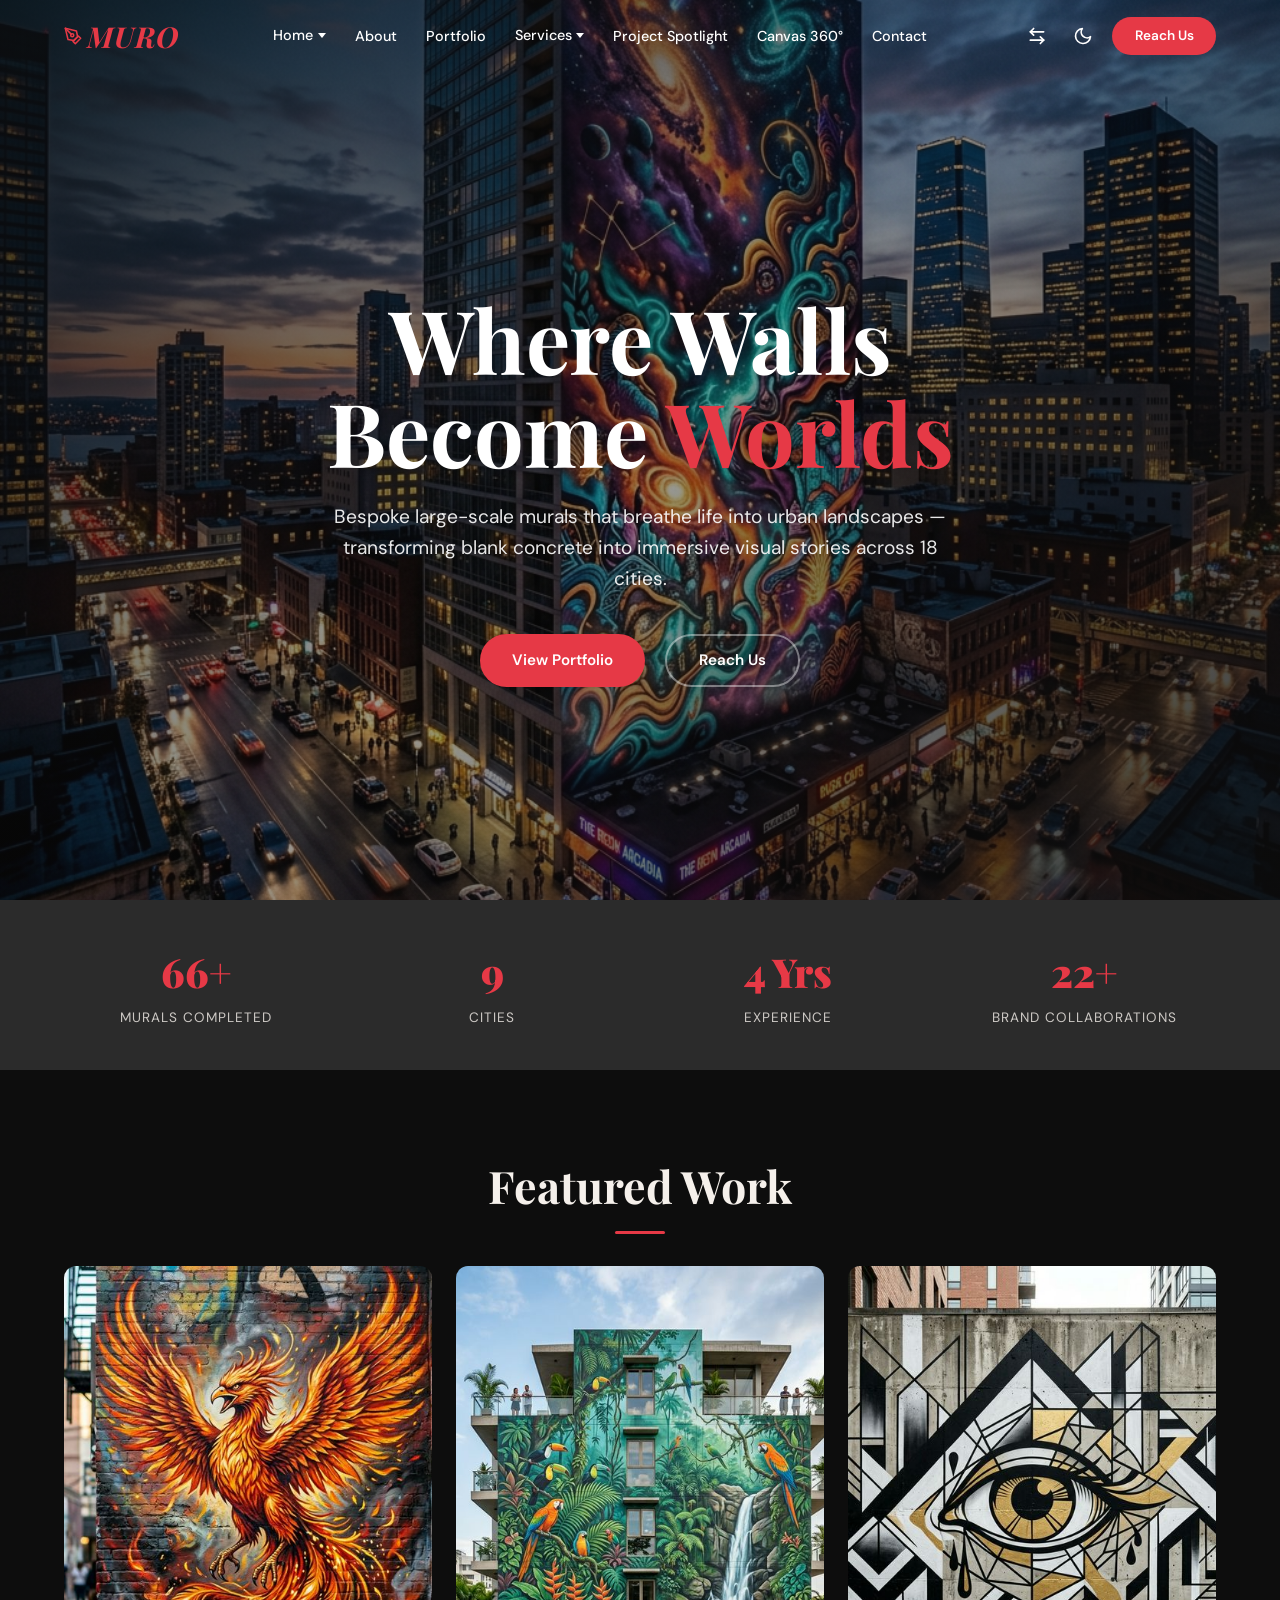
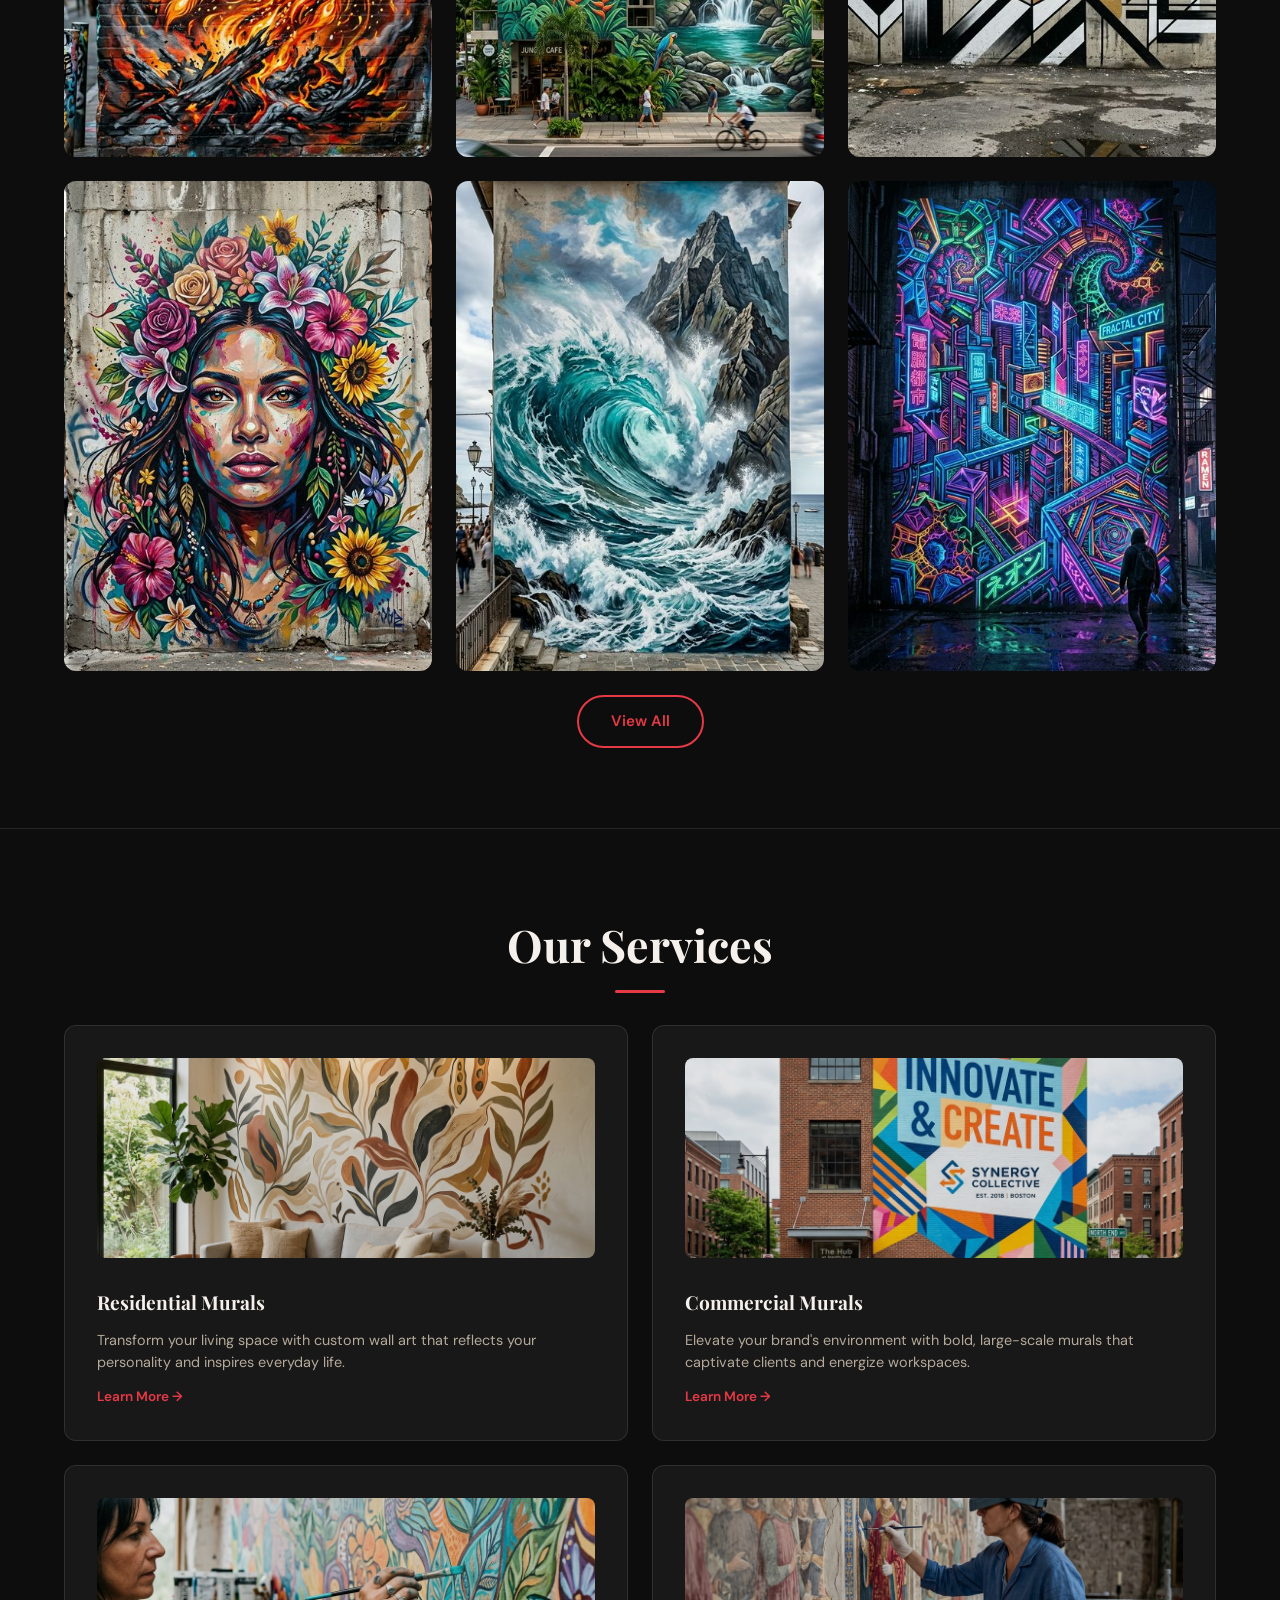
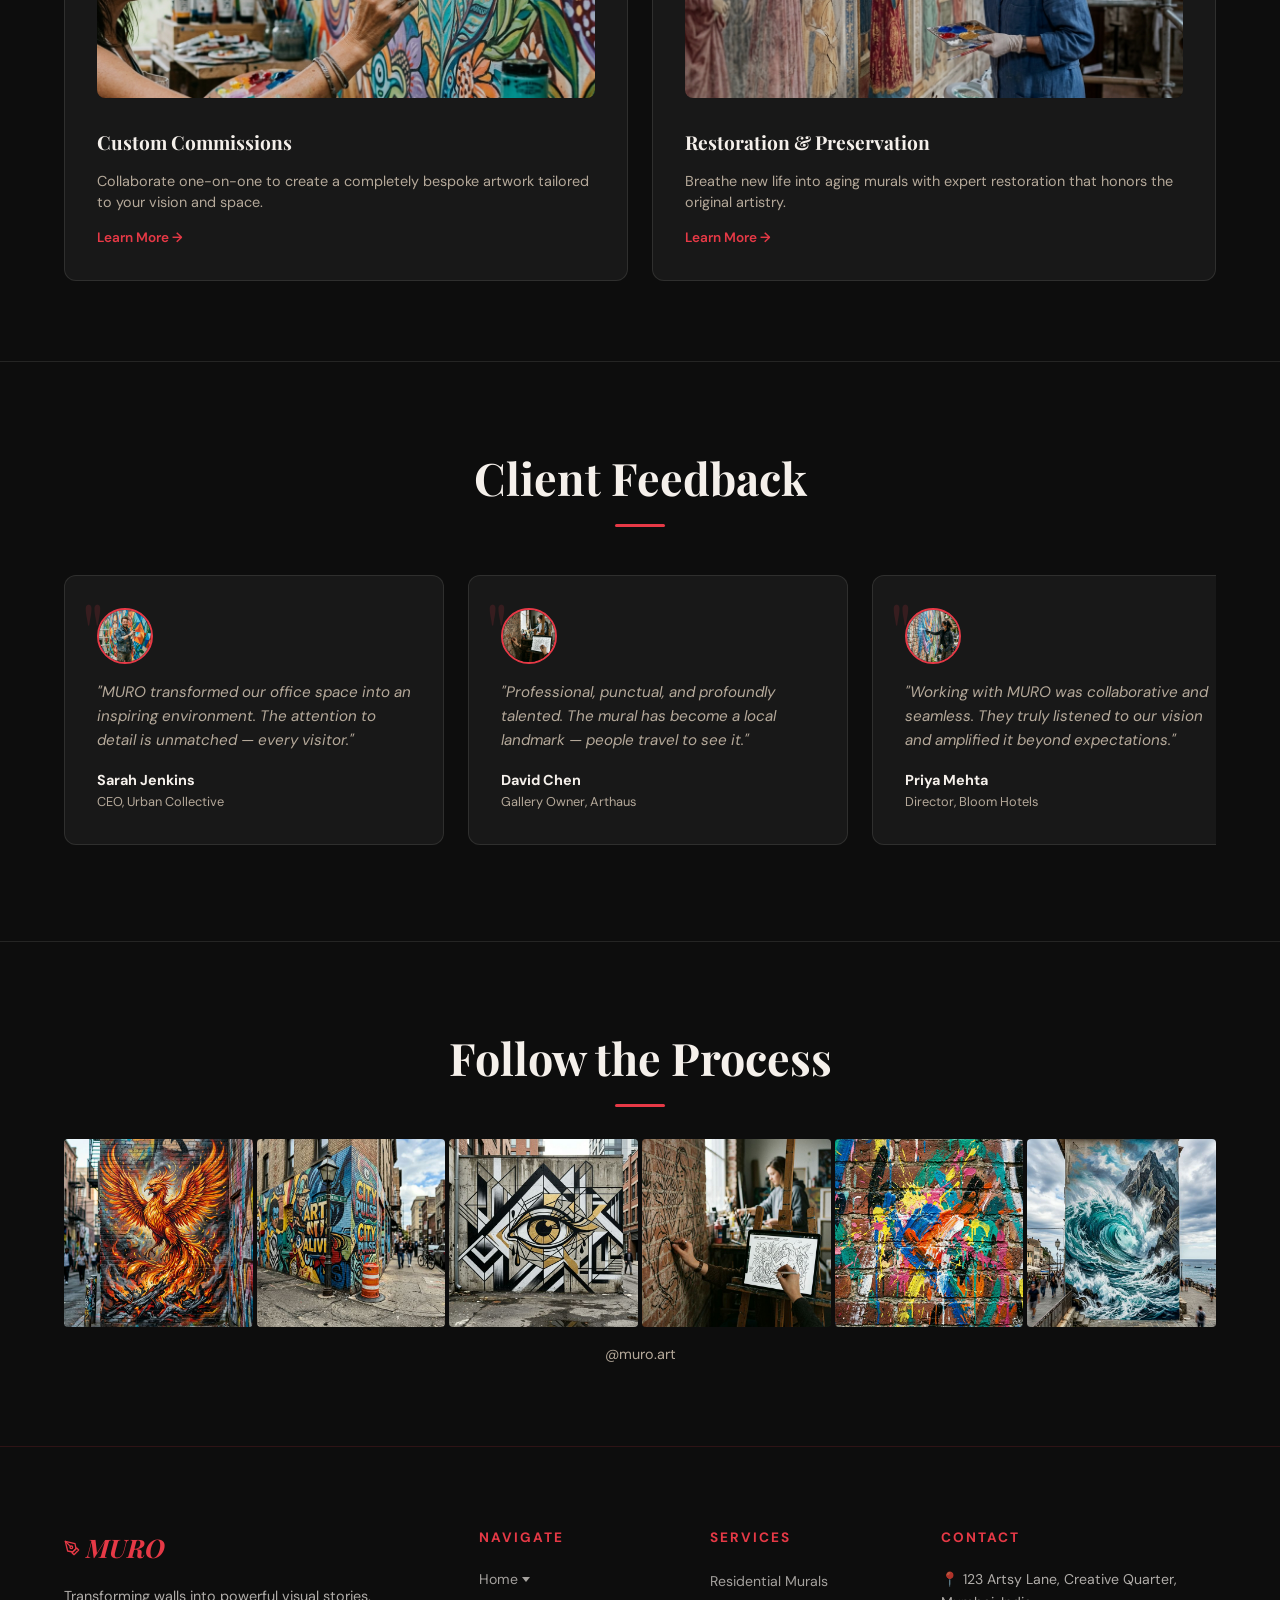
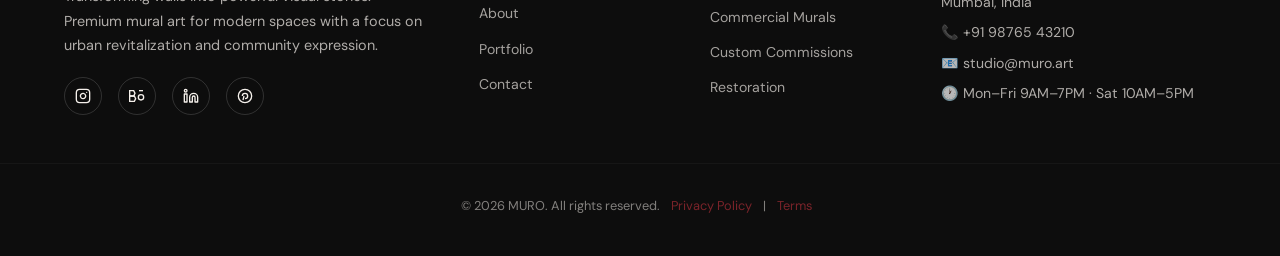
<file: index.html>
<!DOCTYPE html>
<html lang="en" dir="ltr">
<head>
  <meta charset="UTF-8">
  <meta name="viewport" content="width=device-width, initial-scale=1.0">
  <title>MURO | Freelance Muralist — Where Walls Become Worlds</title>
  <meta name="description" content="MURO is a freelance muralist and public art portfolio — bespoke large-scale murals transforming spaces across 18 cities worldwide.">
  <link rel="icon" type="image/png" href="assets/images/favicon.png">
  <link rel="stylesheet" href="style.css">
</head>
<body data-theme="dark" class="hero-dark">

  <!-- Navigation -->
  <nav>
    <div class="container nav-container">
      <a href="index.html" class="logo">MURO</a>
      <ul class="nav-links">
        <li class="nav-dropdown"><a href="#">Home</a><div class="dropdown-menu"><a href="index.html">Home 1</a><a href="home2.html">Home 2</a></div></li>
        <li><a href="about.html">About</a></li>
        <li><a href="portfolio.html">Portfolio</a></li>
        <li class="nav-dropdown">
          <a href="#">Services</a>
          <div class="dropdown-menu">
            <a href="services-residential.html">Residential Murals</a>
            <a href="services-commercial.html">Commercial Murals</a>
            <a href="services-commissions.html">Custom Commissions</a>
            <a href="services-restoration.html">Restoration</a>
          </div>
        </li>
        <li><a href="project-spotlight.html">Project Spotlight</a></li>
        <li><a href="canvas360.html">Canvas 360°</a></li>
        <li><a href="contact.html">Contact</a></li>
      </ul>
      <div class="nav-actions">
        <button class="toggle-btn" data-toggle="rtl" title="Toggle RTL/LTR">
          <svg class="icon-arrows" viewBox="0 0 24 24"><path d="M8 3L4 7l4 4"/><path d="M4 7h16"/><path d="M16 21l4-4-4-4"/><path d="M20 17H4"/></svg>
        </button>
        <button class="toggle-btn" data-toggle="theme" title="Toggle Dark/Light Mode">
          <svg class="icon-sun" viewBox="0 0 24 24" style="display:none"><circle cx="12" cy="12" r="5"/><line x1="12" y1="1" x2="12" y2="3"/><line x1="12" y1="21" x2="12" y2="23"/><line x1="4.22" y1="4.22" x2="5.64" y2="5.64"/><line x1="18.36" y1="18.36" x2="19.78" y2="19.78"/><line x1="1" y1="12" x2="3" y2="12"/><line x1="21" y1="12" x2="23" y2="12"/><line x1="4.22" y1="19.78" x2="5.64" y2="18.36"/><line x1="18.36" y1="5.64" x2="19.78" y2="4.22"/></svg>
          <svg class="icon-moon" viewBox="0 0 24 24"><path d="M21 12.79A9 9 0 1111.21 3 7 7 0 0021 12.79z"/></svg>
        </button>
        <a href="contact.html" class="nav-reach-btn">Reach Us</a>
        <div class="hamburger">
          <span></span><span></span><span></span>
        </div>
      </div>
    </div>
  </nav>

  <!-- Mobile Menu -->
  <div class="mobile-menu">
    <div class="mobile-dropdown"><button class="mobile-dropdown-toggle">Home ▾</button><div class="mobile-sub"><a href="index.html">Home 1</a><a href="home2.html">Home 2</a></div></div>
    <a href="about.html">About</a>
    <a href="portfolio.html">Portfolio</a>
    <div class="mobile-dropdown">
      <button class="mobile-dropdown-toggle">Services ▾</button>
      <div class="mobile-sub">
        <a href="services-residential.html">Residential Murals</a>
        <a href="services-commercial.html">Commercial Murals</a>
        <a href="services-commissions.html">Custom Commissions</a>
        <a href="services-restoration.html">Restoration</a>
      </div>
    </div>
    <a href="project-spotlight.html">Project Spotlight</a>
    <a href="canvas360.html">Canvas 360°</a>
    <a href="contact.html">Contact</a>
    <div style="display:flex;gap:.8rem;margin-top:1rem">
      <button class="toggle-btn" data-toggle="rtl" title="Toggle RTL/LTR">
        <svg viewBox="0 0 24 24" style="width:20px;height:20px;stroke:currentColor;fill:none;stroke-width:2;stroke-linecap:round;stroke-linejoin:round"><path d="M8 3L4 7l4 4"/><path d="M4 7h16"/><path d="M16 21l4-4-4-4"/><path d="M20 17H4"/></svg>
      </button>
      <button class="toggle-btn" data-toggle="theme" title="Toggle Theme">
        <svg class="icon-sun" viewBox="0 0 24 24" style="display:none;width:20px;height:20px;stroke:currentColor;fill:none;stroke-width:2;stroke-linecap:round;stroke-linejoin:round"><circle cx="12" cy="12" r="5"/><line x1="12" y1="1" x2="12" y2="3"/><line x1="12" y1="21" x2="12" y2="23"/><line x1="4.22" y1="4.22" x2="5.64" y2="5.64"/><line x1="18.36" y1="18.36" x2="19.78" y2="19.78"/><line x1="1" y1="12" x2="3" y2="12"/><line x1="21" y1="12" x2="23" y2="12"/><line x1="4.22" y1="19.78" x2="5.64" y2="18.36"/><line x1="18.36" y1="5.64" x2="19.78" y2="4.22"/></svg>
        <svg class="icon-moon" viewBox="0 0 24 24" style="width:20px;height:20px;stroke:currentColor;fill:none;stroke-width:2;stroke-linecap:round;stroke-linejoin:round"><path d="M21 12.79A9 9 0 1111.21 3 7 7 0 0021 12.79z"/></svg>
      </button>
    </div>
    <a href="contact.html" class="btn btn-primary" style="margin-top:.5rem;width:80%">Reach Us</a>
  </div>

  <main>
    <!-- 1. HERO BACKGROUND -->
    <section class="hero-bg" style="background-image: url('assets/images/home_hero_bg.png');">
      <div class="hero-overlay"></div>
      <div class="hero-content container">
        <h1 class="stagger-up">Where Walls<br>Become <span>Worlds</span></h1>
        <p class="stagger-up">Bespoke large-scale murals that breathe life into urban landscapes — transforming blank concrete into immersive visual stories across 18 cities.</p>
        <div class="hero-ctas stagger-up">
          <a href="portfolio.html" class="btn btn-primary">View Portfolio</a>
          <a href="contact.html" class="btn btn-outline">Reach Us</a>
        </div>
      </div>
    </section>

    <!-- 2. STATS BAR -->
    <section class="stats-bar">
      <div class="container">
        <div class="stats-grid">
          <div class="stat-item">
            <span class="stat-number" data-count="120" data-suffix="+">0</span>
            <span class="stat-label">Murals Completed</span>
          </div>
          <div class="stat-item">
            <span class="stat-number" data-count="18">0</span>
            <span class="stat-label">Cities</span>
          </div>
          <div class="stat-item">
            <span class="stat-number" data-count="9" data-suffix=" Yrs">0</span>
            <span class="stat-label">Experience</span>
          </div>
          <div class="stat-item">
            <span class="stat-number" data-count="40" data-suffix="+">0</span>
            <span class="stat-label">Brand Collaborations</span>
          </div>
        </div>
      </div>
    </section>

    <!-- 3. FEATURED WORK -->
    <section class="section" id="featured">
      <div class="container">
        <h2 class="reveal">Featured Work</h2>
        <div class="featured-grid">
          <div class="featured-card reveal">
            <img src="assets/images/mural-1.png" alt="Rise of the Phoenix mural">
            <div class="card-overlay"><h3>Rise of the Phoenix</h3><span class="tag">New York City</span></div>
          </div>
          <div class="featured-card reveal">
            <img src="assets/images/mural-2.png" alt="Jungle Echoes mural">
            <div class="card-overlay"><h3>Jungle Echoes</h3><span class="tag">Berlin</span></div>
          </div>
          <div class="featured-card reveal">
            <img src="assets/images/mural-3.png" alt="Geometric Vision mural">
            <div class="card-overlay"><h3>Geometric Vision</h3><span class="tag">Tokyo</span></div>
          </div>
          <div class="featured-card reveal">
            <img src="assets/images/mural-4.png" alt="Vibrant Soul mural">
            <div class="card-overlay"><h3>Vibrant Soul</h3><span class="tag">Mumbai</span></div>
          </div>
          <div class="featured-card reveal">
            <img src="assets/images/mural-5.png" alt="Ocean Drift mural">
            <div class="card-overlay"><h3>Ocean Drift</h3><span class="tag">Lisbon</span></div>
          </div>
          <div class="featured-card reveal">
            <img src="assets/images/mural-6.png" alt="Urban Flora mural">
            <div class="card-overlay"><h3>Urban Flora</h3><span class="tag">Melbourne</span></div>
          </div>
        </div>
        <div class="centered-btn"><a href="portfolio.html" class="btn btn-outline">View All</a></div>
      </div>
    </section>

    <div class="section-divider"></div>

    <!-- 4. SERVICES PREVIEW -->
    <section class="section" id="services-preview">
      <div class="container">
        <h2 class="reveal">Our Services</h2>
        <div class="services-grid">
          <div class="service-card reveal">
            <div class="svc-img"><img src="assets/images/svc-residential.png" alt="Residential Murals"></div>
            <h3>Residential Murals</h3>
            <p>Transform your living space with custom wall art that reflects your personality and inspires everyday life.</p>
            <a href="services-residential.html" class="svc-link">Learn More →</a>
          </div>
          <div class="service-card reveal">
            <div class="svc-img"><img src="assets/images/svc-commercial.png" alt="Commercial Murals"></div>
            <h3>Commercial Murals</h3>
            <p>Elevate your brand's environment with bold, large-scale murals that captivate clients and energize workspaces.</p>
            <a href="services-commercial.html" class="svc-link">Learn More →</a>
          </div>
          <div class="service-card reveal">
            <div class="svc-img"><img src="assets/images/svc-commissions.png" alt="Custom Commissions"></div>
            <h3>Custom Commissions</h3>
            <p>Collaborate one-on-one to create a completely bespoke artwork tailored to your vision and space.</p>
            <a href="services-commissions.html" class="svc-link">Learn More →</a>
          </div>
          <div class="service-card reveal">
            <div class="svc-img"><img src="assets/images/svc-restoration.png" alt="Restoration & Preservation"></div>
            <h3>Restoration & Preservation</h3>
            <p>Breathe new life into aging murals with expert restoration that honors the original artistry.</p>
            <a href="services-restoration.html" class="svc-link">Learn More →</a>
          </div>
        </div>
      </div>
    </section>

    <div class="section-divider"></div>

    <!-- 5. TESTIMONIALS -->
    <section class="section">
      <div class="container">
        <h2 class="reveal">Client Feedback</h2>
        <div class="testimonials-scroll">
          <div class="testimonial-card reveal">
            <div class="client-photo"><img src="assets/images/artist.png" alt="Sarah Jenkins"></div>
            <blockquote>"MURO transformed our office space into an inspiring environment. The attention to detail is unmatched — every visitor."</blockquote>
            <div class="client-name">Sarah Jenkins</div>
            <div class="client-co">CEO, Urban Collective</div>
          </div>
          <div class="testimonial-card reveal">
            <div class="client-photo"><img src="assets/images/process-1.png" alt="David Chen" style="object-position:top"></div>
            <blockquote>"Professional, punctual, and profoundly talented. The mural has become a local landmark — people travel to see it."</blockquote>
            <div class="client-name">David Chen</div>
            <div class="client-co">Gallery Owner, Arthaus</div>
          </div>
          <div class="testimonial-card reveal">
            <div class="client-photo"><img src="assets/images/process-2.png" alt="Priya Mehta" style="object-position:center"></div>
            <blockquote>"Working with MURO was collaborative and seamless. They truly listened to our vision and amplified it beyond expectations."</blockquote>
            <div class="client-name">Priya Mehta</div>
            <div class="client-co">Director, Bloom Hotels</div>
          </div>
        </div>
      </div>
    </section>

    <div class="section-divider"></div>

    <!-- 6. INSTAGRAM STRIP -->
    <section class="section">
      <div class="container">
        <h2 class="reveal">Follow the Process</h2>
        <div class="insta-grid">
          <img src="assets/images/mural-1.png" alt="Process shot 1" class="reveal">
          <img src="assets/images/social-1.png" alt="Process shot 2" class="reveal">
          <img src="assets/images/mural-3.png" alt="Process shot 3" class="reveal">
          <img src="assets/images/process-1.png" alt="Process shot 4" class="reveal">
          <img src="assets/images/social-2.png" alt="Process shot 5" class="reveal">
          <img src="assets/images/mural-5.png" alt="Process shot 6" class="reveal">
        </div>
        <p class="insta-caption">@muro.art</p>
      </div>
    </section>
  </main>

  <!-- FOOTER -->
  <footer>
    <div class="container footer-grid">
      <div class="footer-brand">
        <span class="footer-logo">MURO</span>
        <p>Transforming walls into powerful visual stories. Premium mural art for modern spaces with a focus on urban revitalization and community expression.</p>
        <div class="footer-social-icons">
          <a href="#" title="Instagram"><svg viewBox="0 0 24 24" fill="none" stroke="currentColor" stroke-width="2" stroke-linecap="round" stroke-linejoin="round"><rect x="2" y="2" width="20" height="20" rx="5" ry="5"/><path d="M16 11.37A4 4 0 1112.63 8 4 4 0 0116 11.37z"/><line x1="17.5" y1="6.5" x2="17.51" y2="6.5"/></svg></a>
          <a href="#" title="Behance"><svg viewBox="0 0 24 24" fill="none" stroke="currentColor" stroke-width="2"><path d="M1 12h6l2-4-2-4H1z"/><path d="M1 20h7l2-4-2-4H1z"/><path d="M15 4h6"/><circle cx="18" cy="14" r="4"/></svg></a>
          <a href="#" title="LinkedIn"><svg viewBox="0 0 24 24" fill="none" stroke="currentColor" stroke-width="2" stroke-linecap="round" stroke-linejoin="round"><path d="M16 8a6 6 0 016 6v7h-4v-7a2 2 0 00-2-2 2 2 0 00-2 2v7h-4v-7a6 6 0 016-6z"/><rect x="2" y="9" width="4" height="12"/><circle cx="4" cy="4" r="2"/></svg></a>
          <a href="#" title="Pinterest"><svg viewBox="0 0 24 24" fill="none" stroke="currentColor" stroke-width="2"><circle cx="12" cy="12" r="10"/><path d="M8 12c0-2.2 1.8-4 4-4s4 1.8 4 4-1.8 4-4 4"/><path d="M9 18l1.5-6"/></svg></a>
        </div>
      </div>
      <div class="footer-col">
        <h4>Navigate</h4>
        <ul>
          <li class="nav-dropdown"><a href="#">Home</a><div class="dropdown-menu"><a href="index.html">Home 1</a><a href="home2.html">Home 2</a></div></li>
          <li><a href="about.html">About</a></li>
          <li><a href="portfolio.html">Portfolio</a></li>

          <li><a href="contact.html">Contact</a></li>
        </ul>
      </div>
      <div class="footer-col">
        <h4>Services</h4>
        <ul>
          <li><a href="services-residential.html">Residential Murals</a></li>
          <li><a href="services-commercial.html">Commercial Murals</a></li>
          <li><a href="services-commissions.html">Custom Commissions</a></li>
          <li><a href="services-restoration.html">Restoration</a></li>
        </ul>
      </div>
      <div class="footer-col">
        <h4>Contact</h4>
        <div class="footer-contact-item">📍 123 Artsy Lane, Creative Quarter, Mumbai, India</div>
        <div class="footer-contact-item">📞 +91 98765 43210</div>
        <div class="footer-contact-item">📧 studio@muro.art</div>
        <div class="footer-contact-item">🕐 Mon–Fri 9AM–7PM · Sat 10AM–5PM</div>
      </div>
    </div>
    <div class="footer-bottom">
      <p>© 2026 MURO. All rights reserved. <a href="#">Privacy Policy</a> | <a href="#">Terms</a></p>
    </div>
  </footer>

  <button id="back-to-top" title="Back to top"><svg viewBox="0 0 24 24"><polyline points="18 15 12 9 6 15"/></svg></button>
  <script src="script.js"></script>
</body>
</html>
</file>
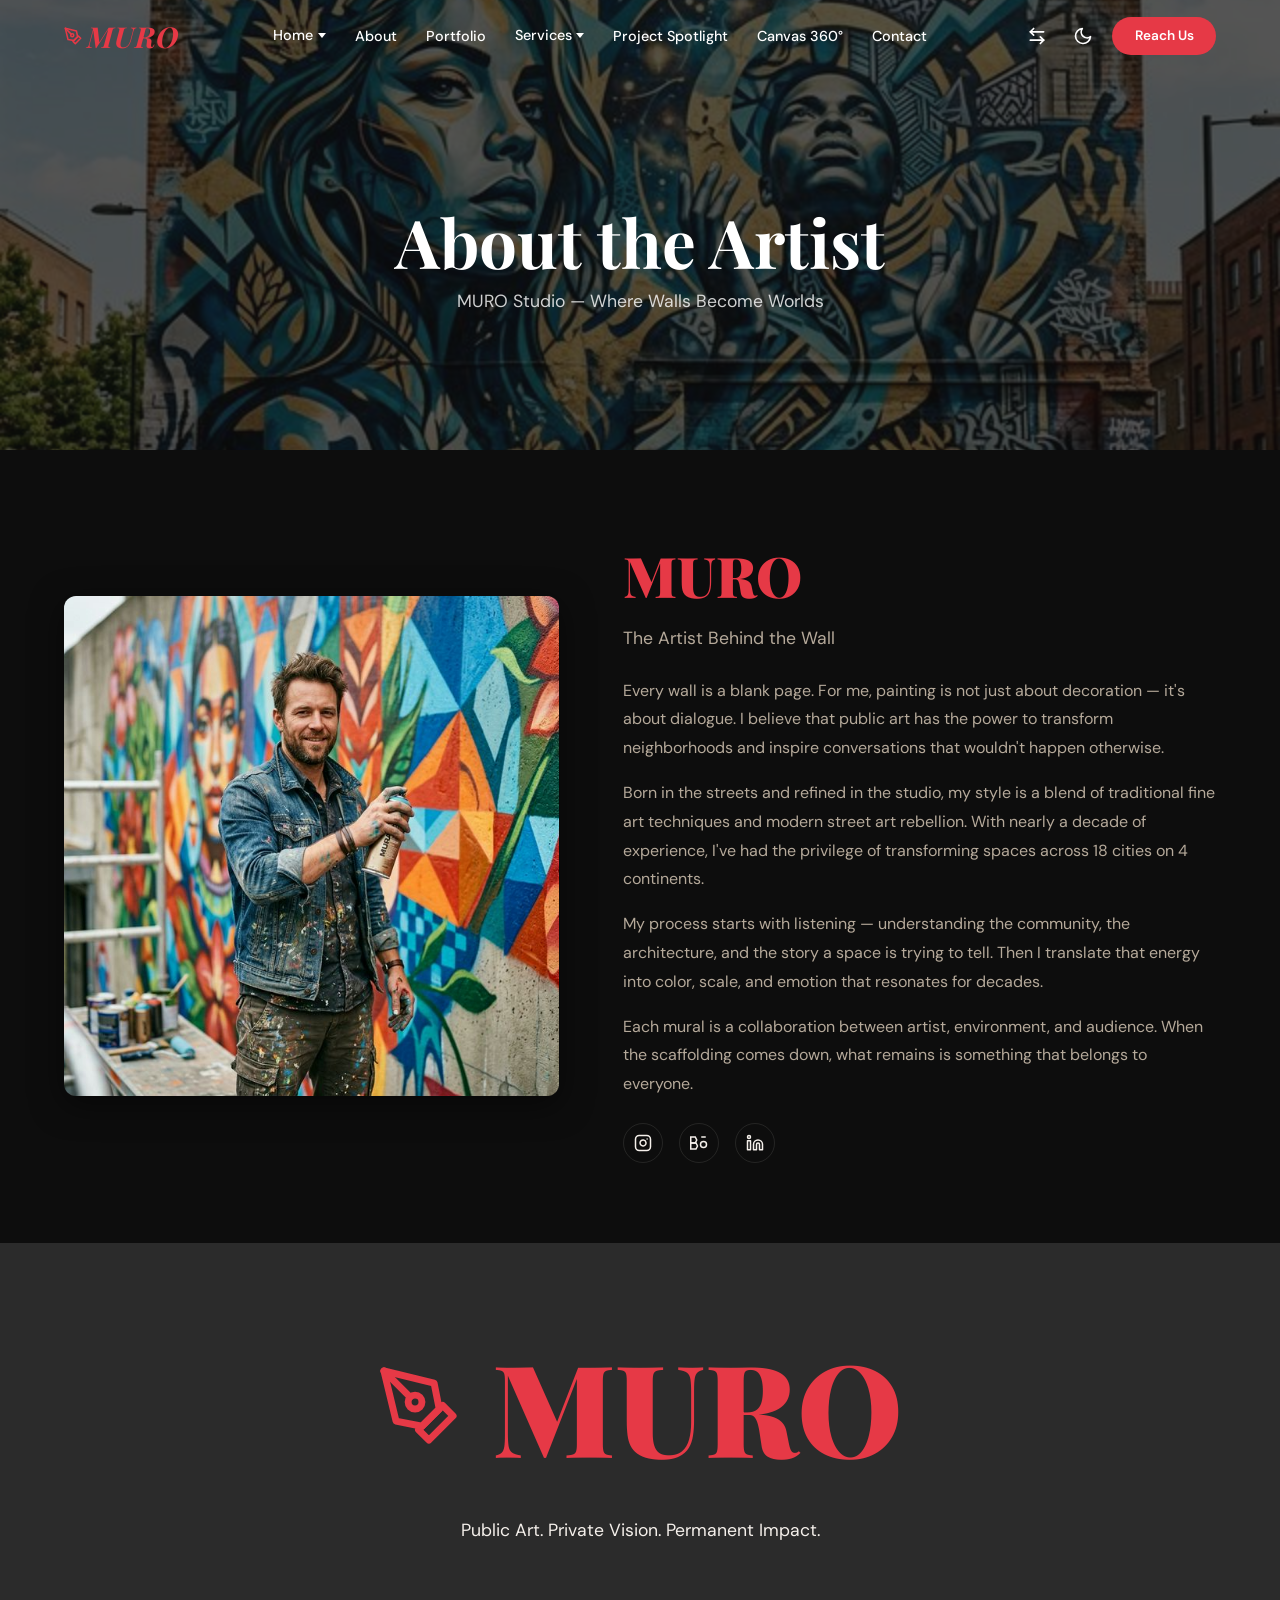
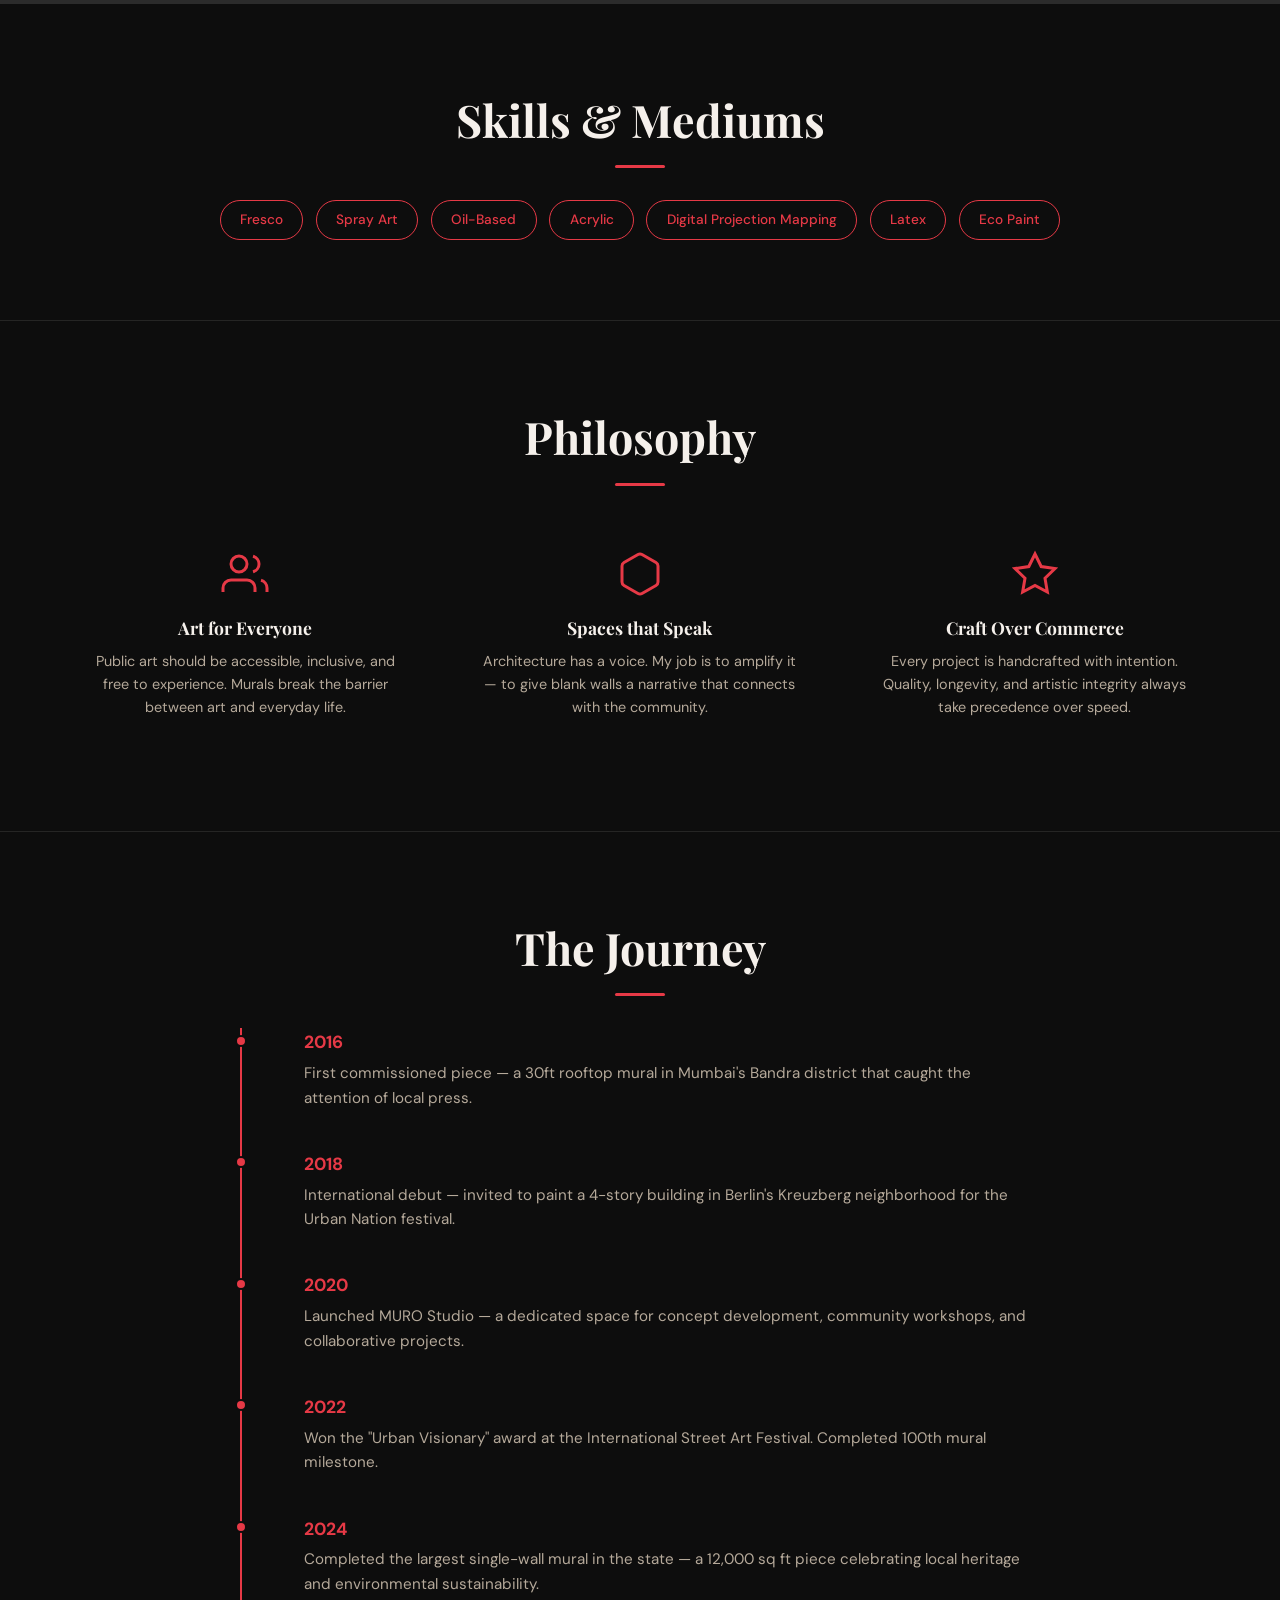
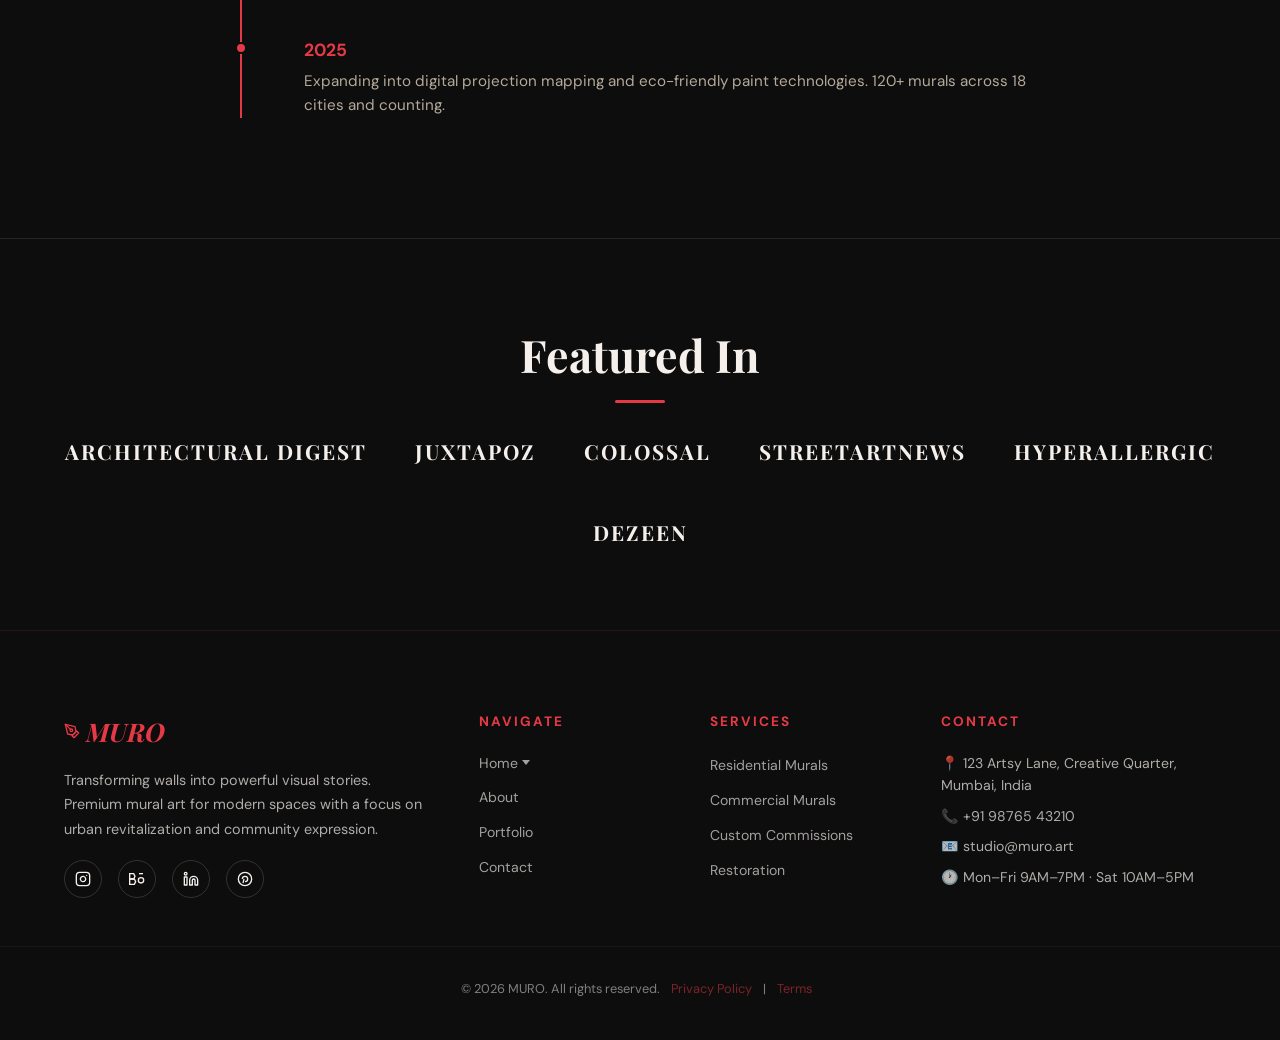
<file: about.html>
<!DOCTYPE html>
<html lang="en" dir="ltr">

<head>
  <meta charset="UTF-8">
  <meta name="viewport" content="width=device-width, initial-scale=1.0">
  <title>About the Artist | MURO Muralist Portfolio</title>
  <meta name="description"
    content="Meet the artist behind MURO — 9 years of public art, 120+ murals, and a philosophy rooted in community expression.">
  <link rel="icon" type="image/png" href="assets/images/favicon.png">
  <link rel="stylesheet" href="style.css">
</head>

<body data-theme="dark">

  <!-- Navigation (same as index) -->
  <nav>
    <div class="container nav-container">
      <a href="index.html" class="logo">MURO</a>
      <ul class="nav-links">
        <li class="nav-dropdown"><a href="#">Home</a>
          <div class="dropdown-menu"><a href="index.html">Home 1</a><a href="home2.html">Home 2</a></div>
        </li>
        <li><a href="about.html">About</a></li>
        <li><a href="portfolio.html">Portfolio</a></li>
        <li class="nav-dropdown"><a href="#">Services</a>
          <div class="dropdown-menu"><a href="services-residential.html">Residential Murals</a><a
              href="services-commercial.html">Commercial Murals</a><a href="services-commissions.html">Custom
              Commissions</a><a href="services-restoration.html">Restoration</a></div>
        </li>
        <li><a href="project-spotlight.html">Project Spotlight</a></li>
        <li><a href="canvas360.html">Canvas 360°</a></li>
        <li><a href="contact.html">Contact</a></li>
      </ul>
      <div class="nav-actions">
        <button class="toggle-btn" data-toggle="rtl" title="Toggle RTL/LTR"><svg viewBox="0 0 24 24">
            <path d="M8 3L4 7l4 4" />
            <path d="M4 7h16" />
            <path d="M16 21l4-4-4-4" />
            <path d="M20 17H4" />
          </svg></button>
        <button class="toggle-btn" data-toggle="theme" title="Toggle Dark/Light Mode"><svg class="icon-sun"
            viewBox="0 0 24 24" style="display:none">
            <circle cx="12" cy="12" r="5" />
            <line x1="12" y1="1" x2="12" y2="3" />
            <line x1="12" y1="21" x2="12" y2="23" />
            <line x1="4.22" y1="4.22" x2="5.64" y2="5.64" />
            <line x1="18.36" y1="18.36" x2="19.78" y2="19.78" />
            <line x1="1" y1="12" x2="3" y2="12" />
            <line x1="21" y1="12" x2="23" y2="12" />
            <line x1="4.22" y1="19.78" x2="5.64" y2="18.36" />
            <line x1="18.36" y1="5.64" x2="19.78" y2="4.22" />
          </svg><svg class="icon-moon" viewBox="0 0 24 24">
            <path d="M21 12.79A9 9 0 1111.21 3 7 7 0 0021 12.79z" />
          </svg></button>
        <a href="contact.html" class="nav-reach-btn">Reach Us</a>
        <div class="hamburger"><span></span><span></span><span></span></div>
      </div>
    </div>
  </nav>
  <div class="mobile-menu">
    <div class="mobile-dropdown"><button class="mobile-dropdown-toggle">Home ▾</button>
      <div class="mobile-sub"><a href="index.html">Home 1</a><a href="home2.html">Home 2</a></div>
    </div><a href="about.html">About</a><a href="portfolio.html">Portfolio</a>
    <div class="mobile-dropdown"><button class="mobile-dropdown-toggle">Services ▾</button>
      <div class="mobile-sub"><a href="services-residential.html">Residential Murals</a><a
          href="services-commercial.html">Commercial Murals</a><a href="services-commissions.html">Custom
          Commissions</a><a href="services-restoration.html">Restoration</a></div>
    </div>
    <a href="project-spotlight.html">Project Spotlight</a><a href="canvas360.html">Canvas 360°</a><a
      href="contact.html">Contact</a>
    <div style="display:flex;gap:.8rem;margin-top:1rem">
      <button class="toggle-btn" data-toggle="rtl" title="Toggle RTL/LTR"><svg viewBox="0 0 24 24"
          style="width:20px;height:20px;stroke:currentColor;fill:none;stroke-width:2;stroke-linecap:round;stroke-linejoin:round">
          <path d="M8 3L4 7l4 4" />
          <path d="M4 7h16" />
          <path d="M16 21l4-4-4-4" />
          <path d="M20 17H4" />
        </svg></button>
      <button class="toggle-btn" data-toggle="theme" title="Toggle Theme"><svg class="icon-sun" viewBox="0 0 24 24"
          style="display:none;width:20px;height:20px;stroke:currentColor;fill:none;stroke-width:2">
          <circle cx="12" cy="12" r="5" />
          <line x1="12" y1="1" x2="12" y2="3" />
          <line x1="12" y1="21" x2="12" y2="23" />
          <line x1="4.22" y1="4.22" x2="5.64" y2="5.64" />
          <line x1="18.36" y1="18.36" x2="19.78" y2="19.78" />
          <line x1="1" y1="12" x2="3" y2="12" />
          <line x1="21" y1="12" x2="23" y2="12" />
          <line x1="4.22" y1="19.78" x2="5.64" y2="18.36" />
          <line x1="18.36" y1="5.64" x2="19.78" y2="4.22" />
        </svg><svg class="icon-moon" viewBox="0 0 24 24"
          style="width:20px;height:20px;stroke:currentColor;fill:none;stroke-width:2">
          <path d="M21 12.79A9 9 0 1111.21 3 7 7 0 0021 12.79z" />
        </svg></button>
    </div>
    <a href="contact.html" class="btn btn-primary" style="margin-top:.5rem;width:80%">Reach Us</a>
  </div>

  <main>
    <!-- Page Hero -->
    <section class="page-hero" style="background-image:url('assets/images/hero.png')">
      <div class="hero-inner">
        <h1 class="reveal">About the Artist</h1>
        <p class="reveal">MURO Studio — Where Walls Become Worlds</p>
      </div>
    </section>

    <!-- Artist Intro -->
    <section class="section">
      <div class="container">
        <div class="artist-hero reveal">
          <div class="artist-photo">
            <img src="assets/images/artist.png" alt="MURO artist portrait">
          </div>
          <div class="artist-content">
            <div class="brand-name">MURO</div>
            <div class="brand-sub">The Artist Behind the Wall</div>
            <p>Every wall is a blank page. For me, painting is not just about decoration — it's about dialogue. I
              believe that public art has the power to transform neighborhoods and inspire conversations that wouldn't
              happen otherwise.</p>
            <p>Born in the streets and refined in the studio, my style is a blend of traditional fine art techniques and
              modern street art rebellion. With nearly a decade of experience, I've had the privilege of transforming
              spaces across 18 cities on 4 continents.</p>
            <p>My process starts with listening — understanding the community, the architecture, and the story a space
              is trying to tell. Then I translate that energy into color, scale, and emotion that resonates for decades.
            </p>
            <p>Each mural is a collaboration between artist, environment, and audience. When the scaffolding comes down,
              what remains is something that belongs to everyone.</p>
            <div class="social-row">
              <a href="#" title="Instagram"><svg viewBox="0 0 24 24" fill="none" stroke="currentColor" stroke-width="2"
                  stroke-linecap="round" stroke-linejoin="round">
                  <rect x="2" y="2" width="20" height="20" rx="5" ry="5" />
                  <path d="M16 11.37A4 4 0 1112.63 8 4 4 0 0116 11.37z" />
                  <line x1="17.5" y1="6.5" x2="17.51" y2="6.5" />
                </svg></a>
              <a href="#" title="Behance"><svg viewBox="0 0 24 24" fill="none" stroke="currentColor" stroke-width="2">
                  <path d="M1 12h6l2-4-2-4H1z" />
                  <path d="M1 20h7l2-4-2-4H1z" />
                  <path d="M15 4h6" />
                  <circle cx="18" cy="14" r="4" />
                </svg></a>
              <a href="#" title="LinkedIn"><svg viewBox="0 0 24 24" fill="none" stroke="currentColor" stroke-width="2"
                  stroke-linecap="round" stroke-linejoin="round">
                  <path d="M16 8a6 6 0 016 6v7h-4v-7a2 2 0 00-2-2 2 2 0 00-2 2v7h-4v-7a6 6 0 016-6z" />
                  <rect x="2" y="9" width="4" height="12" />
                  <circle cx="4" cy="4" r="2" />
                </svg></a>
            </div>
          </div>
        </div>
      </div>
    </section>

    <!-- Brand Identity Block -->
    <section class="brand-block">
      <div class="container">
        <div class="brand-logo reveal">MURO</div>
        <p class="brand-tagline reveal">Public Art. Private Vision. Permanent Impact.</p>
      </div>
    </section>

    <!-- Skills & Mediums -->
    <section class="section">
      <div class="container">
        <h2 class="reveal">Skills & Mediums</h2>
        <div class="skills-cloud reveal">
          <span class="skill-pill">Fresco</span>
          <span class="skill-pill">Spray Art</span>
          <span class="skill-pill">Oil-Based</span>
          <span class="skill-pill">Acrylic</span>
          <span class="skill-pill">Digital Projection Mapping</span>
          <span class="skill-pill">Latex</span>
          <span class="skill-pill">Eco Paint</span>
        </div>
      </div>
    </section>

    <div class="section-divider"></div>

    <!-- Philosophy -->
    <section class="section">
      <div class="container">
        <h2 class="reveal">Philosophy</h2>
        <div class="philosophy-grid">
          <div class="phil-card reveal">
            <div class="phil-icon"><svg viewBox="0 0 24 24">
                <path d="M17 21v-2a4 4 0 00-4-4H5a4 4 0 00-4 4v2" />
                <circle cx="9" cy="7" r="4" />
                <path d="M23 21v-2a4 4 0 00-3-3.87" />
                <path d="M16 3.13a4 4 0 010 7.75" />
              </svg></div>
            <h3>Art for Everyone</h3>
            <p>Public art should be accessible, inclusive, and free to experience. Murals break the barrier between art
              and everyday life.</p>
          </div>
          <div class="phil-card reveal">
            <div class="phil-icon"><svg viewBox="0 0 24 24">
                <path
                  d="M21 16V8a2 2 0 00-1-1.73l-7-4a2 2 0 00-2 0l-7 4A2 2 0 003 8v8a2 2 0 001 1.73l7 4a2 2 0 002 0l7-4A2 2 0 0021 16z" />
              </svg></div>
            <h3>Spaces that Speak</h3>
            <p>Architecture has a voice. My job is to amplify it — to give blank walls a narrative that connects with
              the community.</p>
          </div>
          <div class="phil-card reveal">
            <div class="phil-icon"><svg viewBox="0 0 24 24">
                <polygon
                  points="12 2 15.09 8.26 22 9.27 17 14.14 18.18 21.02 12 17.77 5.82 21.02 7 14.14 2 9.27 8.91 8.26 12 2" />
              </svg></div>
            <h3>Craft Over Commerce</h3>
            <p>Every project is handcrafted with intention. Quality, longevity, and artistic integrity always take
              precedence over speed.</p>
          </div>
        </div>
      </div>
    </section>

    <div class="section-divider"></div>

    <!-- Timeline -->
    <section class="section">
      <div class="container">
        <h2 class="reveal">The Journey</h2>
        <div class="timeline">
          <div class="timeline-item reveal">
            <div class="tl-year">2016</div>
            <div class="tl-desc">First commissioned piece — a 30ft rooftop mural in Mumbai's Bandra district that caught
              the attention of local press.</div>
          </div>
          <div class="timeline-item reveal">
            <div class="tl-year">2018</div>
            <div class="tl-desc">International debut — invited to paint a 4-story building in Berlin's Kreuzberg
              neighborhood for the Urban Nation festival.</div>
          </div>
          <div class="timeline-item reveal">
            <div class="tl-year">2020</div>
            <div class="tl-desc">Launched MURO Studio — a dedicated space for concept development, community workshops,
              and collaborative projects.</div>
          </div>
          <div class="timeline-item reveal">
            <div class="tl-year">2022</div>
            <div class="tl-desc">Won the "Urban Visionary" award at the International Street Art Festival. Completed
              100th mural milestone.</div>
          </div>
          <div class="timeline-item reveal">
            <div class="tl-year">2024</div>
            <div class="tl-desc">Completed the largest single-wall mural in the state — a 12,000 sq ft piece celebrating
              local heritage and environmental sustainability.</div>
          </div>
          <div class="timeline-item reveal">
            <div class="tl-year">2025</div>
            <div class="tl-desc">Expanding into digital projection mapping and eco-friendly paint technologies. 120+
              murals across 18 cities and counting.</div>
          </div>
        </div>
      </div>
    </section>

    <div class="section-divider"></div>

    <!-- Press / Features -->
    <section class="section">
      <div class="container">
        <h2 class="reveal">Featured In</h2>
        <div class="press-strip reveal">
          <span>Architectural Digest</span>
          <span>Juxtapoz</span>
          <span>Colossal</span>
          <span>StreetArtNews</span>
          <span>Hyperallergic</span>
          <span>Dezeen</span>
        </div>
      </div>
    </section>
  </main>

  <!-- FOOTER -->
  <footer>
    <div class="container footer-grid">
      <div class="footer-brand">
        <span class="footer-logo">MURO</span>
        <p>Transforming walls into powerful visual stories. Premium mural art for modern spaces with a focus on urban
          revitalization and community expression.</p>
        <div class="footer-social-icons">
          <a href="#" title="Instagram"><svg viewBox="0 0 24 24" fill="none" stroke="currentColor" stroke-width="2"
              stroke-linecap="round" stroke-linejoin="round">
              <rect x="2" y="2" width="20" height="20" rx="5" ry="5" />
              <path d="M16 11.37A4 4 0 1112.63 8 4 4 0 0116 11.37z" />
              <line x1="17.5" y1="6.5" x2="17.51" y2="6.5" />
            </svg></a>
          <a href="#" title="Behance"><svg viewBox="0 0 24 24" fill="none" stroke="currentColor" stroke-width="2">
              <path d="M1 12h6l2-4-2-4H1z" />
              <path d="M1 20h7l2-4-2-4H1z" />
              <path d="M15 4h6" />
              <circle cx="18" cy="14" r="4" />
            </svg></a>
          <a href="#" title="LinkedIn"><svg viewBox="0 0 24 24" fill="none" stroke="currentColor" stroke-width="2"
              stroke-linecap="round" stroke-linejoin="round">
              <path d="M16 8a6 6 0 016 6v7h-4v-7a2 2 0 00-2-2 2 2 0 00-2 2v7h-4v-7a6 6 0 016-6z" />
              <rect x="2" y="9" width="4" height="12" />
              <circle cx="4" cy="4" r="2" />
            </svg></a>
          <a href="#" title="Pinterest"><svg viewBox="0 0 24 24" fill="none" stroke="currentColor" stroke-width="2">
              <circle cx="12" cy="12" r="10" />
              <path d="M8 12c0-2.2 1.8-4 4-4s4 1.8 4 4-1.8 4-4 4" />
              <path d="M9 18l1.5-6" />
            </svg></a>
        </div>
      </div>
      <div class="footer-col">
        <h4>Navigate</h4>
        <ul>
          <li class="nav-dropdown"><a href="#">Home</a>
            <div class="dropdown-menu"><a href="index.html">Home 1</a><a href="home2.html">Home 2</a></div>
          </li>
          <li><a href="about.html">About</a></li>
          <li><a href="portfolio.html">Portfolio</a></li>

          <li><a href="contact.html">Contact</a></li>
        </ul>
      </div>
      <div class="footer-col">
        <h4>Services</h4>
        <ul>
          <li><a href="services-residential.html">Residential Murals</a></li>
          <li><a href="services-commercial.html">Commercial Murals</a></li>
          <li><a href="services-commissions.html">Custom Commissions</a></li>
          <li><a href="services-restoration.html">Restoration</a></li>
        </ul>
      </div>
      <div class="footer-col">
        <h4>Contact</h4>
        <div class="footer-contact-item">&#128205; 123 Artsy Lane, Creative Quarter, Mumbai, India</div>
        <div class="footer-contact-item">&#128222; +91 98765 43210</div>
        <div class="footer-contact-item">&#128231; studio@muro.art</div>
        <div class="footer-contact-item">&#128336; Mon&#8211;Fri 9AM&#8211;7PM &#183; Sat 10AM&#8211;5PM</div>
      </div>
    </div>
    <div class="footer-bottom">
      <p>&#169; 2026 MURO. All rights reserved. <a href="#">Privacy Policy</a> | <a href="#">Terms</a></p>
    </div>
  </footer>
  <button id="back-to-top" title="Back to top"><svg viewBox="0 0 24 24">
      <polyline points="18 15 12 9 6 15" />
    </svg></button>
  <script src="script.js"></script>
</body>

</html>
</file>
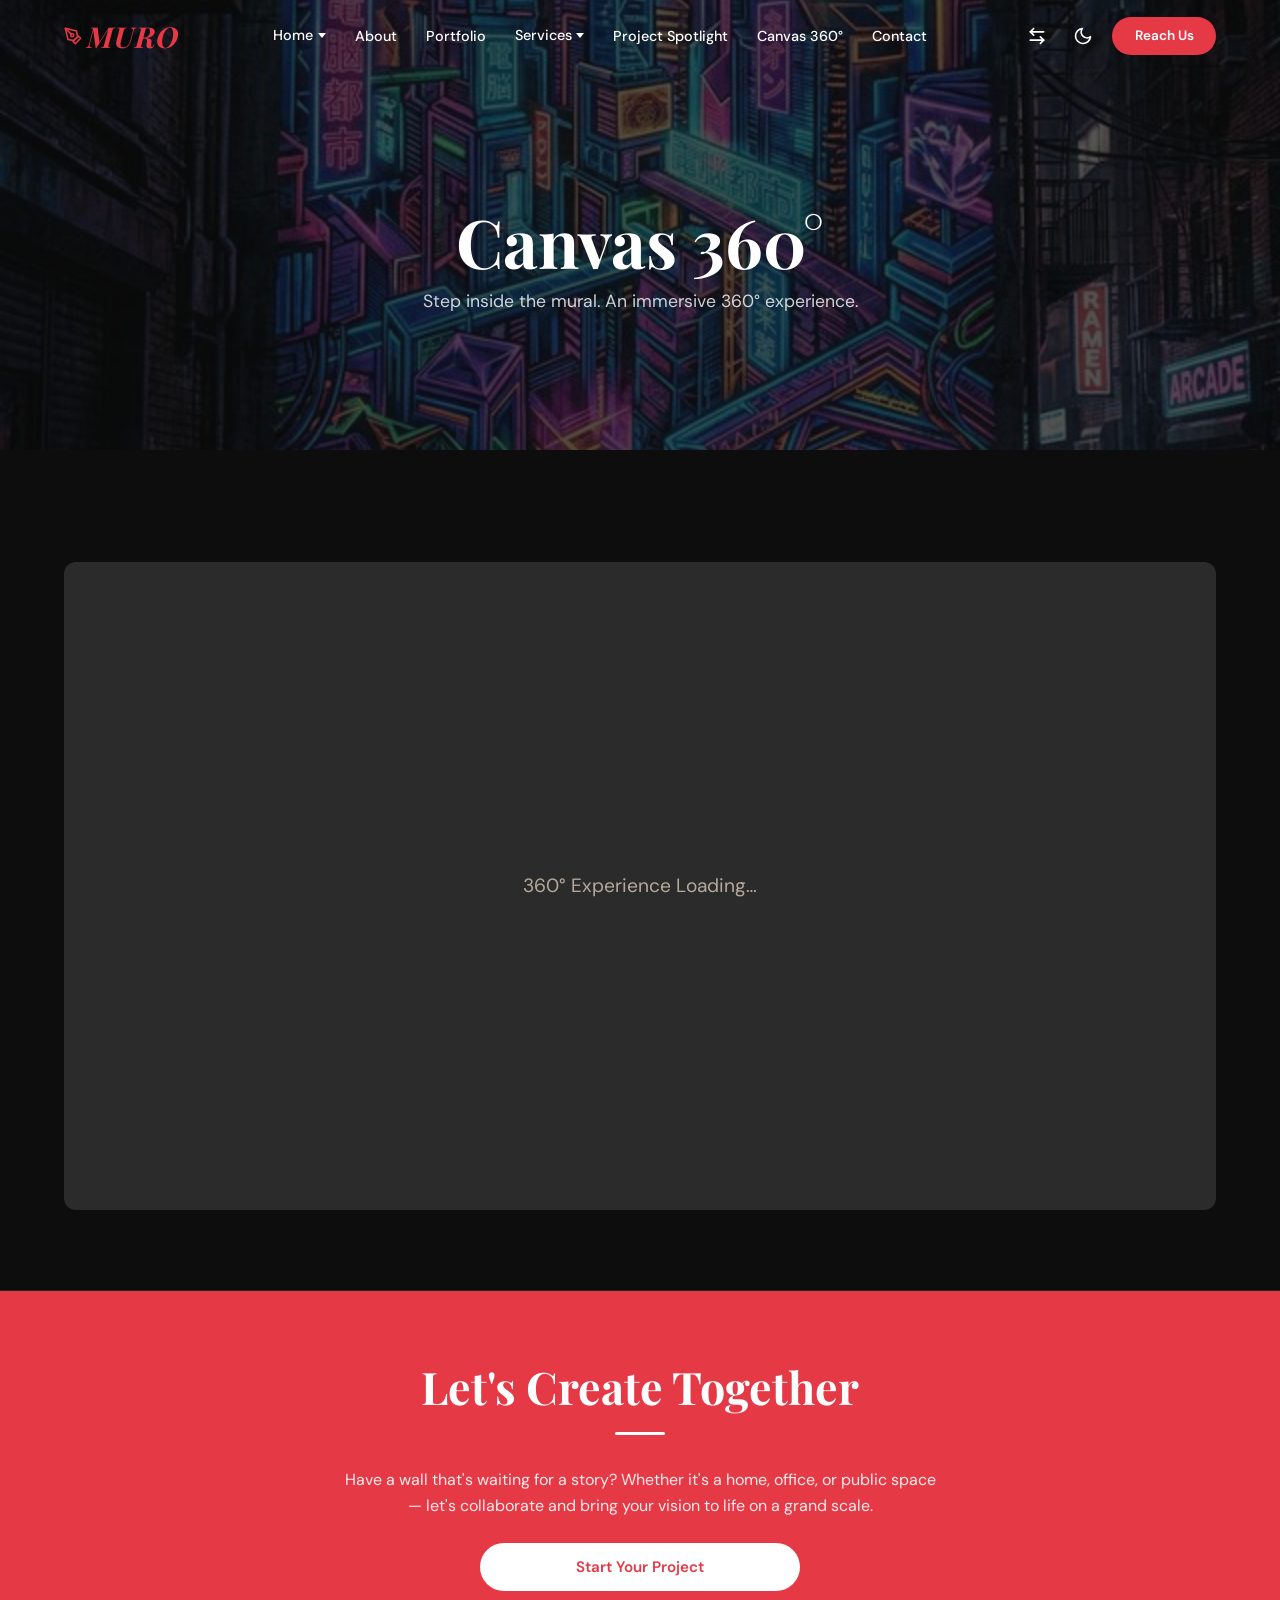
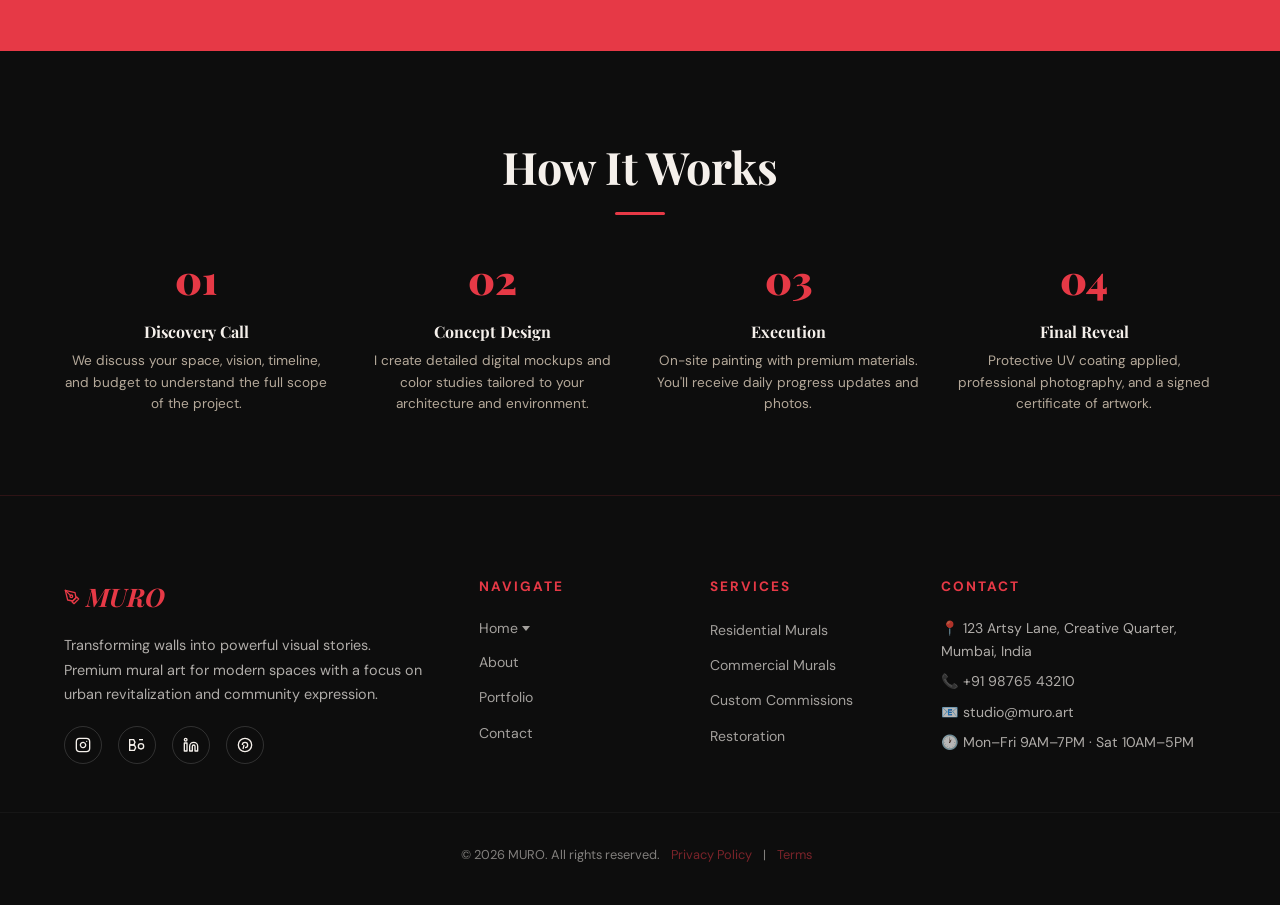
<file: canvas360.html>
<!DOCTYPE html>
<html lang="en" dir="ltr">
<head>
  <meta charset="UTF-8">
  <meta name="viewport" content="width=device-width, initial-scale=1.0">
  <title>Canvas 360° | MURO</title>
  <meta name="description" content="Step inside the mural. An immersive 360° experience by MURO — explore murals from every angle.">
  <link rel="icon" type="image/png" href="assets/images/favicon.png">
  <link rel="stylesheet" href="style.css">
</head>
<body data-theme="dark" class="hero-dark">
  <nav><div class="container nav-container"><a href="index.html" class="logo">MURO</a><ul class="nav-links"><li class="nav-dropdown"><a href="#">Home</a><div class="dropdown-menu"><a href="index.html">Home 1</a><a href="home2.html">Home 2</a></div></li><li><a href="about.html">About</a></li><li><a href="portfolio.html">Portfolio</a></li><li class="nav-dropdown"><a href="#">Services</a><div class="dropdown-menu"><a href="services-residential.html">Residential Murals</a><a href="services-commercial.html">Commercial Murals</a><a href="services-commissions.html">Custom Commissions</a><a href="services-restoration.html">Restoration</a></div></li><li><a href="project-spotlight.html">Project Spotlight</a></li><li><a href="canvas360.html">Canvas 360°</a></li><li><a href="contact.html">Contact</a></li></ul><div class="nav-actions"><button class="toggle-btn" data-toggle="rtl" title="Toggle RTL/LTR"><svg viewBox="0 0 24 24"><path d="M8 3L4 7l4 4"/><path d="M4 7h16"/><path d="M16 21l4-4-4-4"/><path d="M20 17H4"/></svg></button><button class="toggle-btn" data-toggle="theme" title="Toggle Dark/Light Mode"><svg class="icon-sun" viewBox="0 0 24 24" style="display:none"><circle cx="12" cy="12" r="5"/><line x1="12" y1="1" x2="12" y2="3"/><line x1="12" y1="21" x2="12" y2="23"/><line x1="4.22" y1="4.22" x2="5.64" y2="5.64"/><line x1="18.36" y1="18.36" x2="19.78" y2="19.78"/><line x1="1" y1="12" x2="3" y2="12"/><line x1="21" y1="12" x2="23" y2="12"/><line x1="4.22" y1="19.78" x2="5.64" y2="18.36"/><line x1="18.36" y1="5.64" x2="19.78" y2="4.22"/></svg><svg class="icon-moon" viewBox="0 0 24 24"><path d="M21 12.79A9 9 0 1111.21 3 7 7 0 0021 12.79z"/></svg></button><a href="contact.html" class="nav-reach-btn">Reach Us</a><div class="hamburger"><span></span><span></span><span></span></div></div></div></nav>
  <div class="mobile-menu">
    <div class="mobile-dropdown"><button class="mobile-dropdown-toggle">Home ▾</button><div class="mobile-sub"><a href="index.html">Home 1</a><a href="home2.html">Home 2</a></div></div>
    <a href="about.html">About</a>
    <a href="portfolio.html">Portfolio</a>
    <div class="mobile-dropdown"><button class="mobile-dropdown-toggle">Services ▾</button><div class="mobile-sub"><a href="services-residential.html">Residential Murals</a><a href="services-commercial.html">Commercial Murals</a><a href="services-commissions.html">Custom Commissions</a><a href="services-restoration.html">Restoration</a></div></div>
<a href="project-spotlight.html">Project Spotlight</a><a href="canvas360.html">Canvas 360°</a><a href="contact.html">Contact</a><div style="display:flex;gap:.8rem;margin-top:1rem"><button class="toggle-btn" data-toggle="rtl" title="RTL"><svg viewBox="0 0 24 24" style="width:20px;height:20px;stroke:currentColor;fill:none;stroke-width:2;stroke-linecap:round;stroke-linejoin:round"><path d="M8 3L4 7l4 4"/><path d="M4 7h16"/><path d="M16 21l4-4-4-4"/><path d="M20 17H4"/></svg></button><button class="toggle-btn" data-toggle="theme" title="Theme"><svg class="icon-sun" viewBox="0 0 24 24" style="display:none;width:20px;height:20px;stroke:currentColor;fill:none;stroke-width:2"><circle cx="12" cy="12" r="5"/><line x1="12" y1="1" x2="12" y2="3"/><line x1="12" y1="21" x2="12" y2="23"/><line x1="4.22" y1="4.22" x2="5.64" y2="5.64"/><line x1="18.36" y1="18.36" x2="19.78" y2="19.78"/><line x1="1" y1="12" x2="3" y2="12"/><line x1="21" y1="12" x2="23" y2="12"/><line x1="4.22" y1="19.78" x2="5.64" y2="18.36"/><line x1="18.36" y1="5.64" x2="19.78" y2="4.22"/></svg><svg class="icon-moon" viewBox="0 0 24 24" style="width:20px;height:20px;stroke:currentColor;fill:none;stroke-width:2"><path d="M21 12.79A9 9 0 1111.21 3 7 7 0 0021 12.79z"/></svg></button></div><a href="contact.html" class="btn btn-primary" style="margin-top:.5rem;width:80%">Reach Us</a></div>

  <main>
    <!-- Header -->
    <section class="page-hero" style="background-image:url('assets/images/mural-6.png')">
      <div class="hero-inner">
        <h1>Canvas 360°</h1>
        <p>Step inside the mural. An immersive 360° experience.</p>
      </div>
    </section>

    <!-- 360 Viewer -->
    <section class="section">
      <div class="container">
        <div class="viewer-wrap reveal">
          <div class="viewer-placeholder">360° Experience Loading…</div>
        </div>
      </div>
    </section>

    <div class="section-divider"></div>

    <!-- Let's Create Together -->
    <section class="create-together">
      <h2 class="reveal">Let's Create Together</h2>
      <p class="reveal">Have a wall that's waiting for a story? Whether it's a home, office, or public space — let's collaborate and bring your vision to life on a grand scale.</p>
      <a href="contact.html" class="btn reveal">Start Your Project</a>
    </section>

    <!-- Process Steps -->
    <section class="section">
      <div class="container">
        <h2 class="reveal">How It Works</h2>
        <div class="process-steps-grid">
          <div class="process-step reveal">
            <span class="step-num">01</span>
            <h3>Discovery Call</h3>
            <p>We discuss your space, vision, timeline, and budget to understand the full scope of the project.</p>
          </div>
          <div class="process-step reveal">
            <span class="step-num">02</span>
            <h3>Concept Design</h3>
            <p>I create detailed digital mockups and color studies tailored to your architecture and environment.</p>
          </div>
          <div class="process-step reveal">
            <span class="step-num">03</span>
            <h3>Execution</h3>
            <p>On-site painting with premium materials. You'll receive daily progress updates and photos.</p>
          </div>
          <div class="process-step reveal">
            <span class="step-num">04</span>
            <h3>Final Reveal</h3>
            <p>Protective UV coating applied, professional photography, and a signed certificate of artwork.</p>
          </div>
        </div>
      </div>
    </section>
  </main>

    <footer>
    <div class="container footer-grid">
      <div class="footer-brand">
        <span class="footer-logo">MURO</span>
        <p>Transforming walls into powerful visual stories. Premium mural art for modern spaces with a focus on urban revitalization and community expression.</p>
        <div class="footer-social-icons">
          <a href="#" title="Instagram"><svg viewBox="0 0 24 24" fill="none" stroke="currentColor" stroke-width="2" stroke-linecap="round" stroke-linejoin="round"><rect x="2" y="2" width="20" height="20" rx="5" ry="5"/><path d="M16 11.37A4 4 0 1112.63 8 4 4 0 0116 11.37z"/><line x1="17.5" y1="6.5" x2="17.51" y2="6.5"/></svg></a>
          <a href="#" title="Behance"><svg viewBox="0 0 24 24" fill="none" stroke="currentColor" stroke-width="2"><path d="M1 12h6l2-4-2-4H1z"/><path d="M1 20h7l2-4-2-4H1z"/><path d="M15 4h6"/><circle cx="18" cy="14" r="4"/></svg></a>
          <a href="#" title="LinkedIn"><svg viewBox="0 0 24 24" fill="none" stroke="currentColor" stroke-width="2" stroke-linecap="round" stroke-linejoin="round"><path d="M16 8a6 6 0 016 6v7h-4v-7a2 2 0 00-2-2 2 2 0 00-2 2v7h-4v-7a6 6 0 016-6z"/><rect x="2" y="9" width="4" height="12"/><circle cx="4" cy="4" r="2"/></svg></a>
          <a href="#" title="Pinterest"><svg viewBox="0 0 24 24" fill="none" stroke="currentColor" stroke-width="2"><circle cx="12" cy="12" r="10"/><path d="M8 12c0-2.2 1.8-4 4-4s4 1.8 4 4-1.8 4-4 4"/><path d="M9 18l1.5-6"/></svg></a>
        </div>
      </div>
      <div class="footer-col">
        <h4>Navigate</h4>
        <ul>
          <li class="nav-dropdown"><a href="#">Home</a><div class="dropdown-menu"><a href="index.html">Home 1</a><a href="home2.html">Home 2</a></div></li>
          <li><a href="about.html">About</a></li>
          <li><a href="portfolio.html">Portfolio</a></li>

          <li><a href="contact.html">Contact</a></li>
        </ul>
      </div>
      <div class="footer-col">
        <h4>Services</h4>
        <ul>
          <li><a href="services-residential.html">Residential Murals</a></li>
          <li><a href="services-commercial.html">Commercial Murals</a></li>
          <li><a href="services-commissions.html">Custom Commissions</a></li>
          <li><a href="services-restoration.html">Restoration</a></li>
        </ul>
      </div>
      <div class="footer-col">
        <h4>Contact</h4>
        <div class="footer-contact-item">&#128205; 123 Artsy Lane, Creative Quarter, Mumbai, India</div>
        <div class="footer-contact-item">&#128222; +91 98765 43210</div>
        <div class="footer-contact-item">&#128231; studio@muro.art</div>
        <div class="footer-contact-item">&#128336; Mon&#8211;Fri 9AM&#8211;7PM &#183; Sat 10AM&#8211;5PM</div>
      </div>
    </div>
    <div class="footer-bottom">
      <p>&#169; 2026 MURO. All rights reserved. <a href="#">Privacy Policy</a> | <a href="#">Terms</a></p>
    </div>
  </footer>
  <button id="back-to-top" title="Back to top"><svg viewBox="0 0 24 24"><polyline points="18 15 12 9 6 15"/></svg></button>
  <script src="script.js"></script>
</body>
</html>
</file>
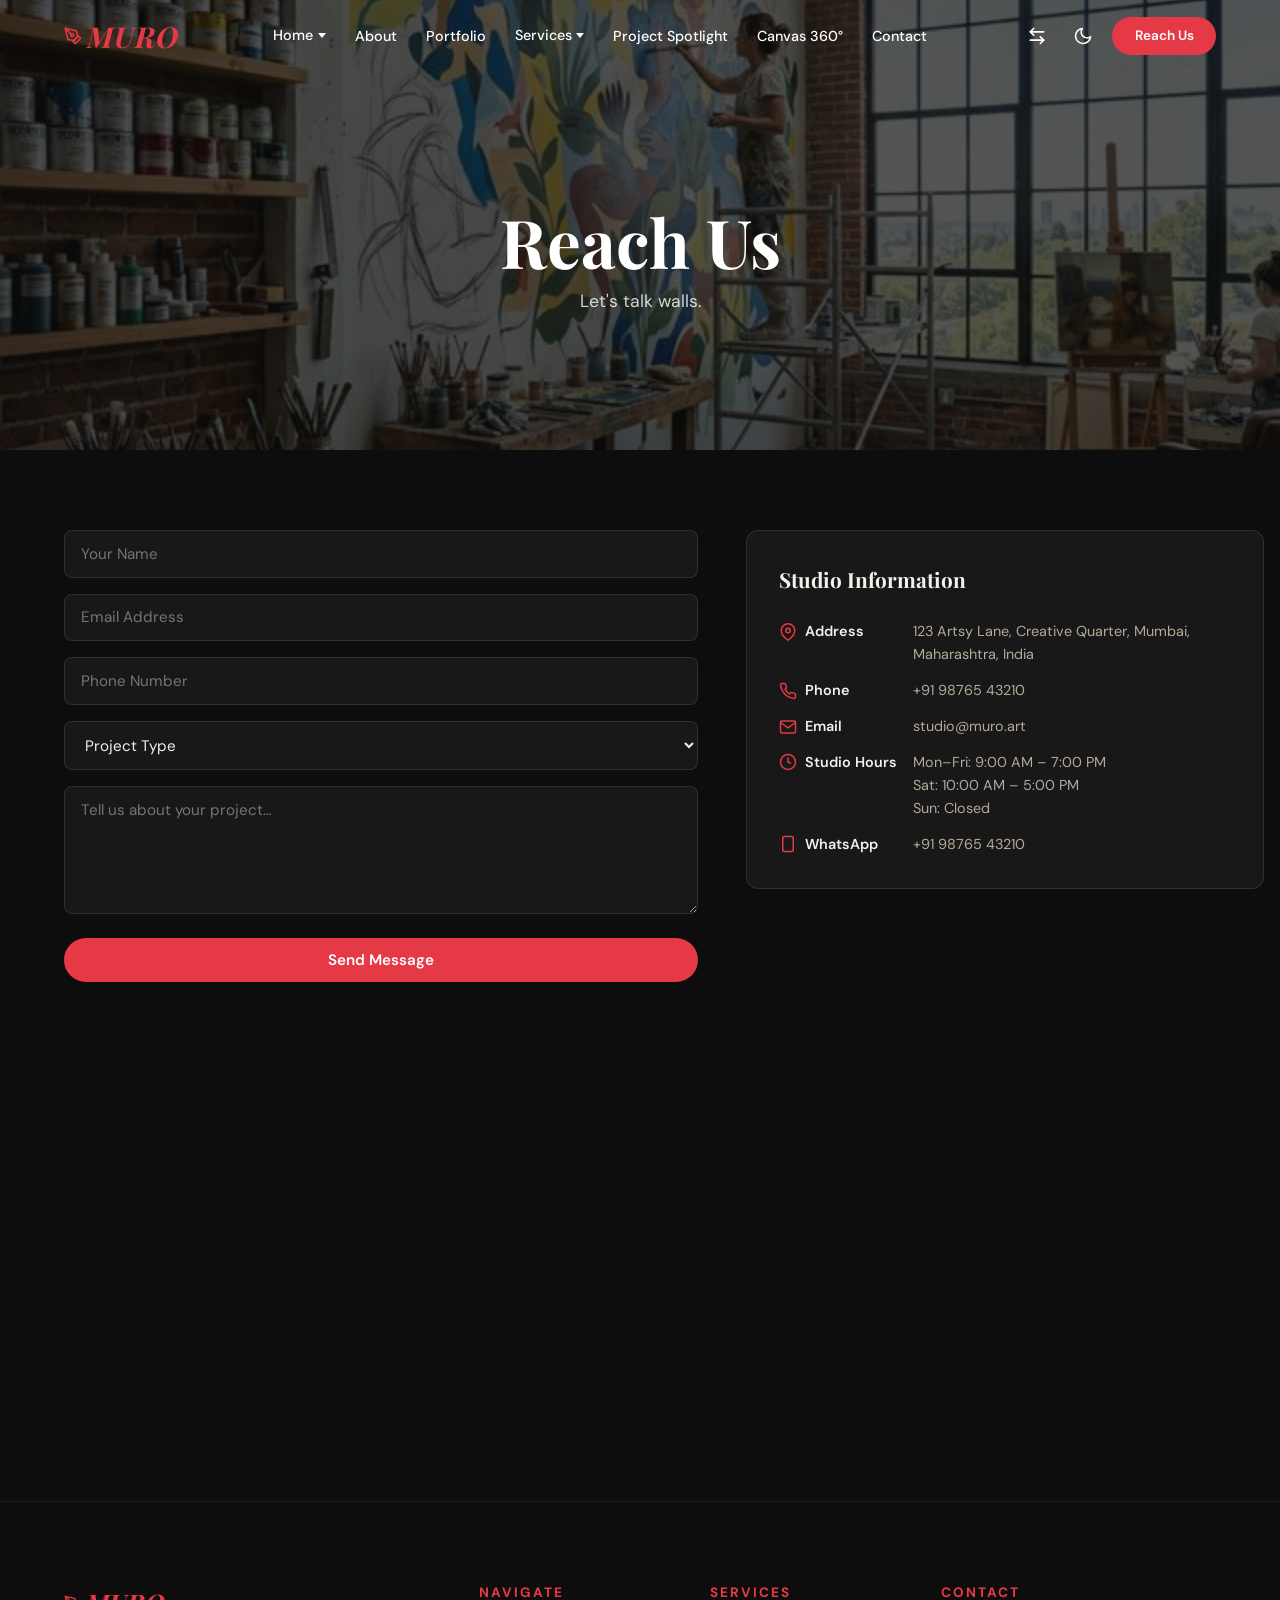
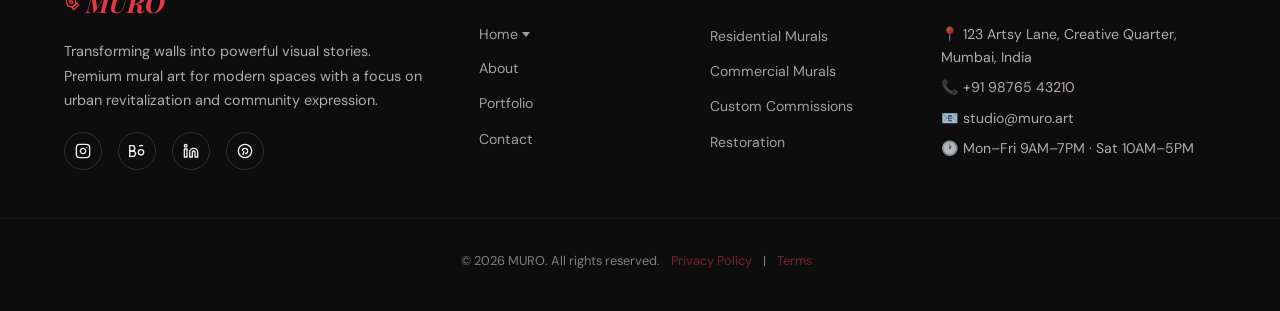
<file: contact.html>
<!DOCTYPE html>
<html lang="en" dir="ltr">
<head>
  <meta charset="UTF-8">
  <meta name="viewport" content="width=device-width, initial-scale=1.0">
  <title>Contact | MURO — Reach Us</title>
  <meta name="description" content="Get in touch with MURO. Send a message about your mural project, commission, or collaboration. Studio info, hours, and Google Maps location.">
  <link rel="icon" type="image/png" href="assets/images/favicon.png">
  <link rel="stylesheet" href="style.css">
</head>
<body data-theme="dark" class="hero-dark">
  <nav><div class="container nav-container"><a href="index.html" class="logo">MURO</a><ul class="nav-links"><li class="nav-dropdown"><a href="#">Home</a><div class="dropdown-menu"><a href="index.html">Home 1</a><a href="home2.html">Home 2</a></div></li><li><a href="about.html">About</a></li><li><a href="portfolio.html">Portfolio</a></li><li class="nav-dropdown"><a href="#">Services</a><div class="dropdown-menu"><a href="services-residential.html">Residential Murals</a><a href="services-commercial.html">Commercial Murals</a><a href="services-commissions.html">Custom Commissions</a><a href="services-restoration.html">Restoration</a></div></li><li><a href="project-spotlight.html">Project Spotlight</a></li><li><a href="canvas360.html">Canvas 360°</a></li><li><a href="contact.html">Contact</a></li></ul><div class="nav-actions"><button class="toggle-btn" data-toggle="rtl" title="Toggle RTL/LTR"><svg viewBox="0 0 24 24"><path d="M8 3L4 7l4 4"/><path d="M4 7h16"/><path d="M16 21l4-4-4-4"/><path d="M20 17H4"/></svg></button><button class="toggle-btn" data-toggle="theme" title="Toggle Dark/Light Mode"><svg class="icon-sun" viewBox="0 0 24 24" style="display:none"><circle cx="12" cy="12" r="5"/><line x1="12" y1="1" x2="12" y2="3"/><line x1="12" y1="21" x2="12" y2="23"/><line x1="4.22" y1="4.22" x2="5.64" y2="5.64"/><line x1="18.36" y1="18.36" x2="19.78" y2="19.78"/><line x1="1" y1="12" x2="3" y2="12"/><line x1="21" y1="12" x2="23" y2="12"/><line x1="4.22" y1="19.78" x2="5.64" y2="18.36"/><line x1="18.36" y1="5.64" x2="19.78" y2="4.22"/></svg><svg class="icon-moon" viewBox="0 0 24 24"><path d="M21 12.79A9 9 0 1111.21 3 7 7 0 0021 12.79z"/></svg></button><a href="contact.html" class="nav-reach-btn">Reach Us</a><div class="hamburger"><span></span><span></span><span></span></div></div></div></nav>
  <div class="mobile-menu">
    <div class="mobile-dropdown"><button class="mobile-dropdown-toggle">Home ▾</button><div class="mobile-sub"><a href="index.html">Home 1</a><a href="home2.html">Home 2</a></div></div>
    <a href="about.html">About</a>
    <a href="portfolio.html">Portfolio</a>
    <div class="mobile-dropdown"><button class="mobile-dropdown-toggle">Services ▾</button><div class="mobile-sub"><a href="services-residential.html">Residential Murals</a><a href="services-commercial.html">Commercial Murals</a><a href="services-commissions.html">Custom Commissions</a><a href="services-restoration.html">Restoration</a></div></div>
<a href="project-spotlight.html">Project Spotlight</a><a href="canvas360.html">Canvas 360°</a><a href="contact.html">Contact</a><div style="display:flex;gap:.8rem;margin-top:1rem"><button class="toggle-btn" data-toggle="rtl" title="RTL"><svg viewBox="0 0 24 24" style="width:20px;height:20px;stroke:currentColor;fill:none;stroke-width:2;stroke-linecap:round;stroke-linejoin:round"><path d="M8 3L4 7l4 4"/><path d="M4 7h16"/><path d="M16 21l4-4-4-4"/><path d="M20 17H4"/></svg></button><button class="toggle-btn" data-toggle="theme" title="Theme"><svg class="icon-sun" viewBox="0 0 24 24" style="display:none;width:20px;height:20px;stroke:currentColor;fill:none;stroke-width:2"><circle cx="12" cy="12" r="5"/><line x1="12" y1="1" x2="12" y2="3"/><line x1="12" y1="21" x2="12" y2="23"/><line x1="4.22" y1="4.22" x2="5.64" y2="5.64"/><line x1="18.36" y1="18.36" x2="19.78" y2="19.78"/><line x1="1" y1="12" x2="3" y2="12"/><line x1="21" y1="12" x2="23" y2="12"/><line x1="4.22" y1="19.78" x2="5.64" y2="18.36"/><line x1="18.36" y1="5.64" x2="19.78" y2="4.22"/></svg><svg class="icon-moon" viewBox="0 0 24 24" style="width:20px;height:20px;stroke:currentColor;fill:none;stroke-width:2"><path d="M21 12.79A9 9 0 1111.21 3 7 7 0 0021 12.79z"/></svg></button></div><a href="contact.html" class="btn btn-primary" style="margin-top:.5rem;width:80%">Reach Us</a></div>

  <main>
    <!-- Hero -->
    <section class="page-hero" style="background-image:url('assets/images/studio.png')">
      <div class="hero-inner">
        <h1>Reach Us</h1>
        <p>Let's talk walls.</p>
      </div>
    </section>

    <!-- Contact Form + Studio Info -->
    <section class="section">
      <div class="container">
        <div class="contact-layout reveal">
          <!-- LEFT: Form -->
          <div class="contact-form">
            <form id="contact-form">
              <input type="text" placeholder="Your Name" required>
              <input type="email" placeholder="Email Address" required>
              <input type="tel" placeholder="Phone Number">
              <select required>
                <option value="" disabled selected>Project Type</option>
                <option>Residential Mural</option>
                <option>Commercial Mural</option>
                <option>Custom Commission</option>
                <option>Restoration</option>
                <option>Other</option>
              </select>
              <textarea placeholder="Tell us about your project…" rows="5" required></textarea>
              <button type="submit" class="btn btn-primary">Send Message</button>
            </form>
          </div>

          <!-- RIGHT: Studio Info Card -->
          <div class="studio-info">
            <h3 style="font-size:1.3rem;margin-bottom:1.5rem;text-align:left">Studio Information</h3>
            <dl>
              <dt><svg viewBox="0 0 24 24"><path d="M21 10c0 7-9 13-9 13s-9-6-9-13a9 9 0 0118 0z"/><circle cx="12" cy="10" r="3"/></svg> Address</dt>
              <dd>123 Artsy Lane, Creative Quarter, Mumbai, Maharashtra, India</dd>

              <dt><svg viewBox="0 0 24 24"><path d="M22 16.92v3a2 2 0 01-2.18 2 19.79 19.79 0 01-8.63-3.07 19.5 19.5 0 01-6-6 19.79 19.79 0 01-3.07-8.67A2 2 0 014.11 2h3a2 2 0 012 1.72c.127.96.361 1.903.7 2.81a2 2 0 01-.45 2.11L8.09 9.91a16 16 0 006 6l1.27-1.27a2 2 0 012.11-.45c.907.339 1.85.573 2.81.7A2 2 0 0122 16.92z"/></svg> Phone</dt>
              <dd>+91 98765 43210</dd>

              <dt><svg viewBox="0 0 24 24"><path d="M4 4h16c1.1 0 2 .9 2 2v12c0 1.1-.9 2-2 2H4c-1.1 0-2-.9-2-2V6c0-1.1.9-2 2-2z"/><polyline points="22,6 12,13 2,6"/></svg> Email</dt>
              <dd>studio@muro.art</dd>

              <dt><svg viewBox="0 0 24 24"><circle cx="12" cy="12" r="10"/><polyline points="12 6 12 12 16 14"/></svg> Studio Hours</dt>
              <dd>Mon–Fri: 9:00 AM – 7:00 PM<br>Sat: 10:00 AM – 5:00 PM<br>Sun: Closed</dd>

              <dt><svg viewBox="0 0 24 24"><rect x="5" y="2" width="14" height="20" rx="2" ry="2"/><line x1="12" y1="18" x2="12.01" y2="18"/></svg> WhatsApp</dt>
              <dd>+91 98765 43210</dd>
            </dl>
          </div>
        </div>

        <!-- Map Embed -->
        <div class="contact-map reveal">
          <iframe src="https://www.google.com/maps/embed?pb=!1m18!1m12!1m3!1d3774.0!2d72.83!3d18.93!2m3!1f0!2f0!3f0!3m2!1i1024!2i768!4f13.1!3m3!1m2!1s0x0%3A0x0!2zMTjCsDU1JzQ4LjAiTiA3MsKwNDknNDguMCJF!5e0!3m2!1sen!2sin!4v1" allowfullscreen="" loading="lazy" referrerpolicy="no-referrer-when-downgrade"></iframe>
        </div>
      </div>
    </section>
  </main>

    <footer>
    <div class="container footer-grid">
      <div class="footer-brand">
        <span class="footer-logo">MURO</span>
        <p>Transforming walls into powerful visual stories. Premium mural art for modern spaces with a focus on urban revitalization and community expression.</p>
        <div class="footer-social-icons">
          <a href="#" title="Instagram"><svg viewBox="0 0 24 24" fill="none" stroke="currentColor" stroke-width="2" stroke-linecap="round" stroke-linejoin="round"><rect x="2" y="2" width="20" height="20" rx="5" ry="5"/><path d="M16 11.37A4 4 0 1112.63 8 4 4 0 0116 11.37z"/><line x1="17.5" y1="6.5" x2="17.51" y2="6.5"/></svg></a>
          <a href="#" title="Behance"><svg viewBox="0 0 24 24" fill="none" stroke="currentColor" stroke-width="2"><path d="M1 12h6l2-4-2-4H1z"/><path d="M1 20h7l2-4-2-4H1z"/><path d="M15 4h6"/><circle cx="18" cy="14" r="4"/></svg></a>
          <a href="#" title="LinkedIn"><svg viewBox="0 0 24 24" fill="none" stroke="currentColor" stroke-width="2" stroke-linecap="round" stroke-linejoin="round"><path d="M16 8a6 6 0 016 6v7h-4v-7a2 2 0 00-2-2 2 2 0 00-2 2v7h-4v-7a6 6 0 016-6z"/><rect x="2" y="9" width="4" height="12"/><circle cx="4" cy="4" r="2"/></svg></a>
          <a href="#" title="Pinterest"><svg viewBox="0 0 24 24" fill="none" stroke="currentColor" stroke-width="2"><circle cx="12" cy="12" r="10"/><path d="M8 12c0-2.2 1.8-4 4-4s4 1.8 4 4-1.8 4-4 4"/><path d="M9 18l1.5-6"/></svg></a>
        </div>
      </div>
      <div class="footer-col">
        <h4>Navigate</h4>
        <ul>
          <li class="nav-dropdown"><a href="#">Home</a><div class="dropdown-menu"><a href="index.html">Home 1</a><a href="home2.html">Home 2</a></div></li>
          <li><a href="about.html">About</a></li>
          <li><a href="portfolio.html">Portfolio</a></li>

          <li><a href="contact.html">Contact</a></li>
        </ul>
      </div>
      <div class="footer-col">
        <h4>Services</h4>
        <ul>
          <li><a href="services-residential.html">Residential Murals</a></li>
          <li><a href="services-commercial.html">Commercial Murals</a></li>
          <li><a href="services-commissions.html">Custom Commissions</a></li>
          <li><a href="services-restoration.html">Restoration</a></li>
        </ul>
      </div>
      <div class="footer-col">
        <h4>Contact</h4>
        <div class="footer-contact-item">&#128205; 123 Artsy Lane, Creative Quarter, Mumbai, India</div>
        <div class="footer-contact-item">&#128222; +91 98765 43210</div>
        <div class="footer-contact-item">&#128231; studio@muro.art</div>
        <div class="footer-contact-item">&#128336; Mon&#8211;Fri 9AM&#8211;7PM &#183; Sat 10AM&#8211;5PM</div>
      </div>
    </div>
    <div class="footer-bottom">
      <p>&#169; 2026 MURO. All rights reserved. <a href="#">Privacy Policy</a> | <a href="#">Terms</a></p>
    </div>
  </footer>
  <button id="back-to-top" title="Back to top"><svg viewBox="0 0 24 24"><polyline points="18 15 12 9 6 15"/></svg></button>
  <script src="script.js"></script>
</body>
</html>
</file>
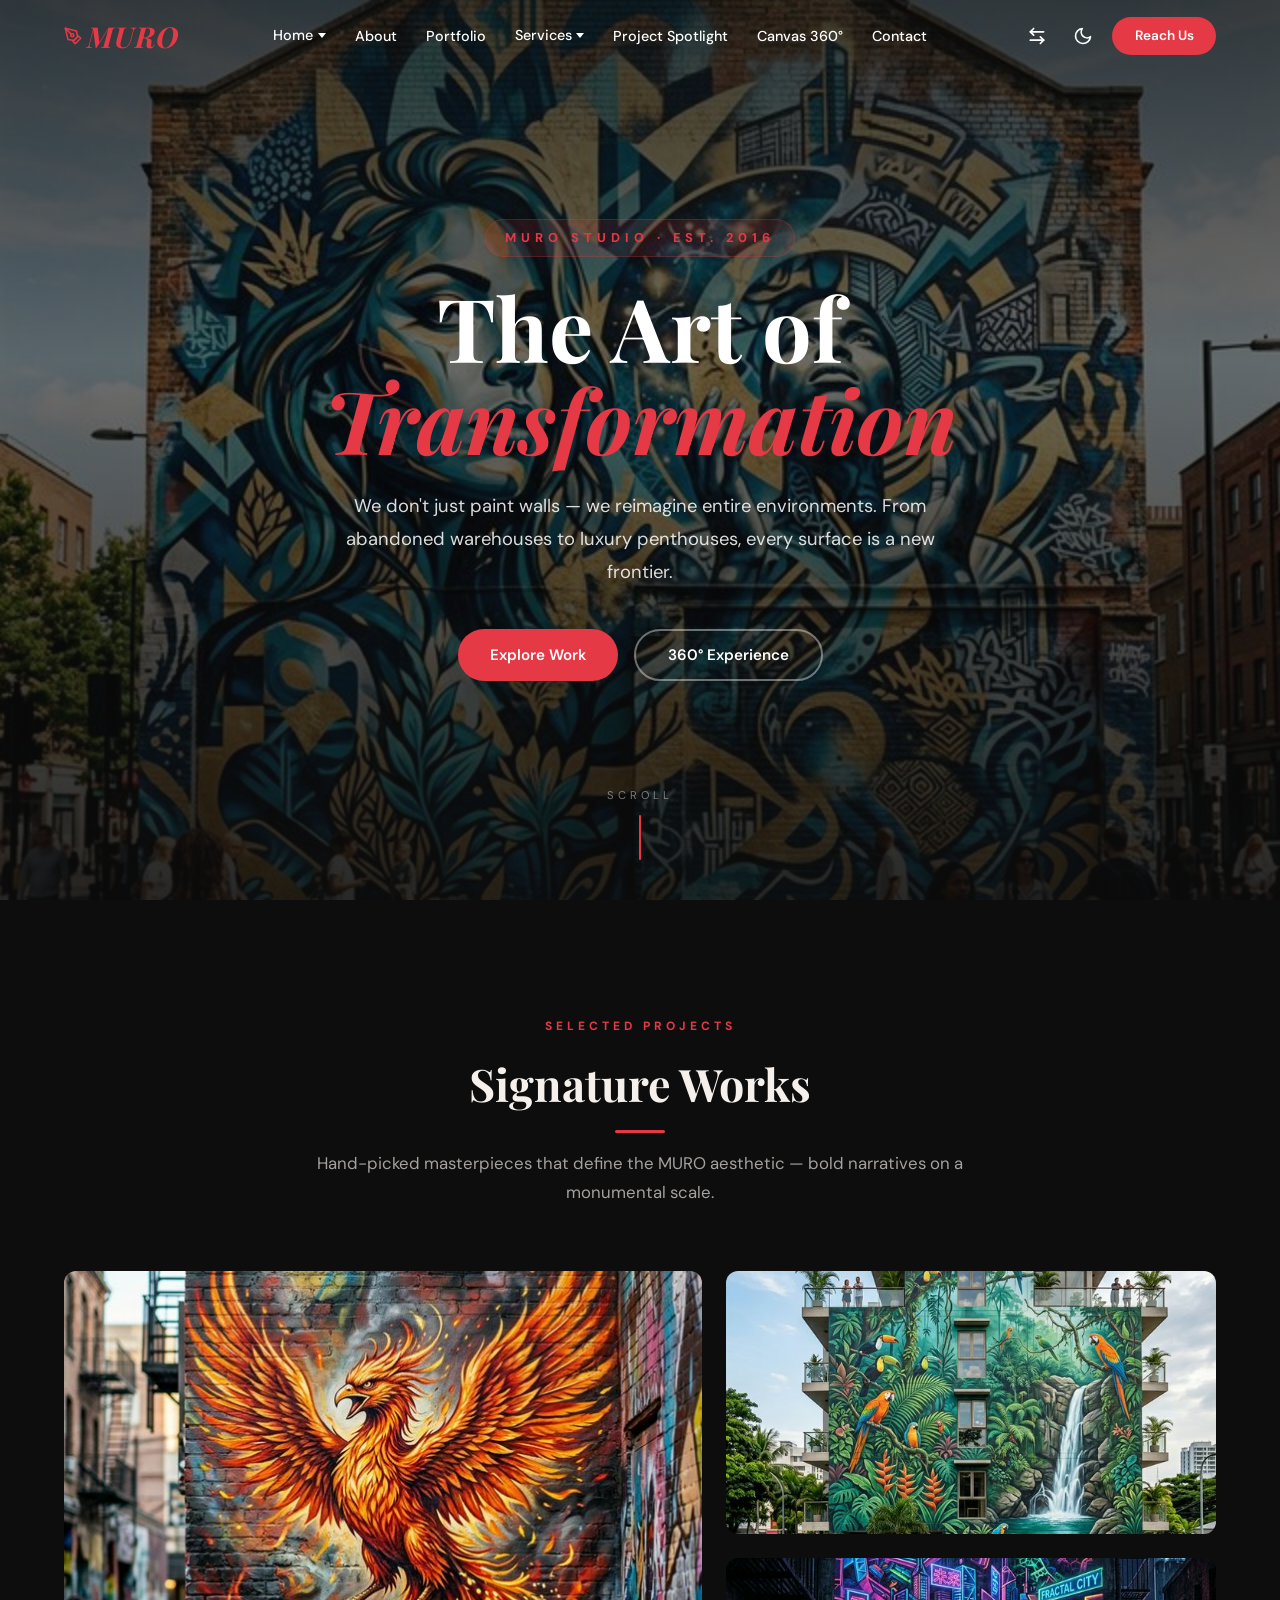
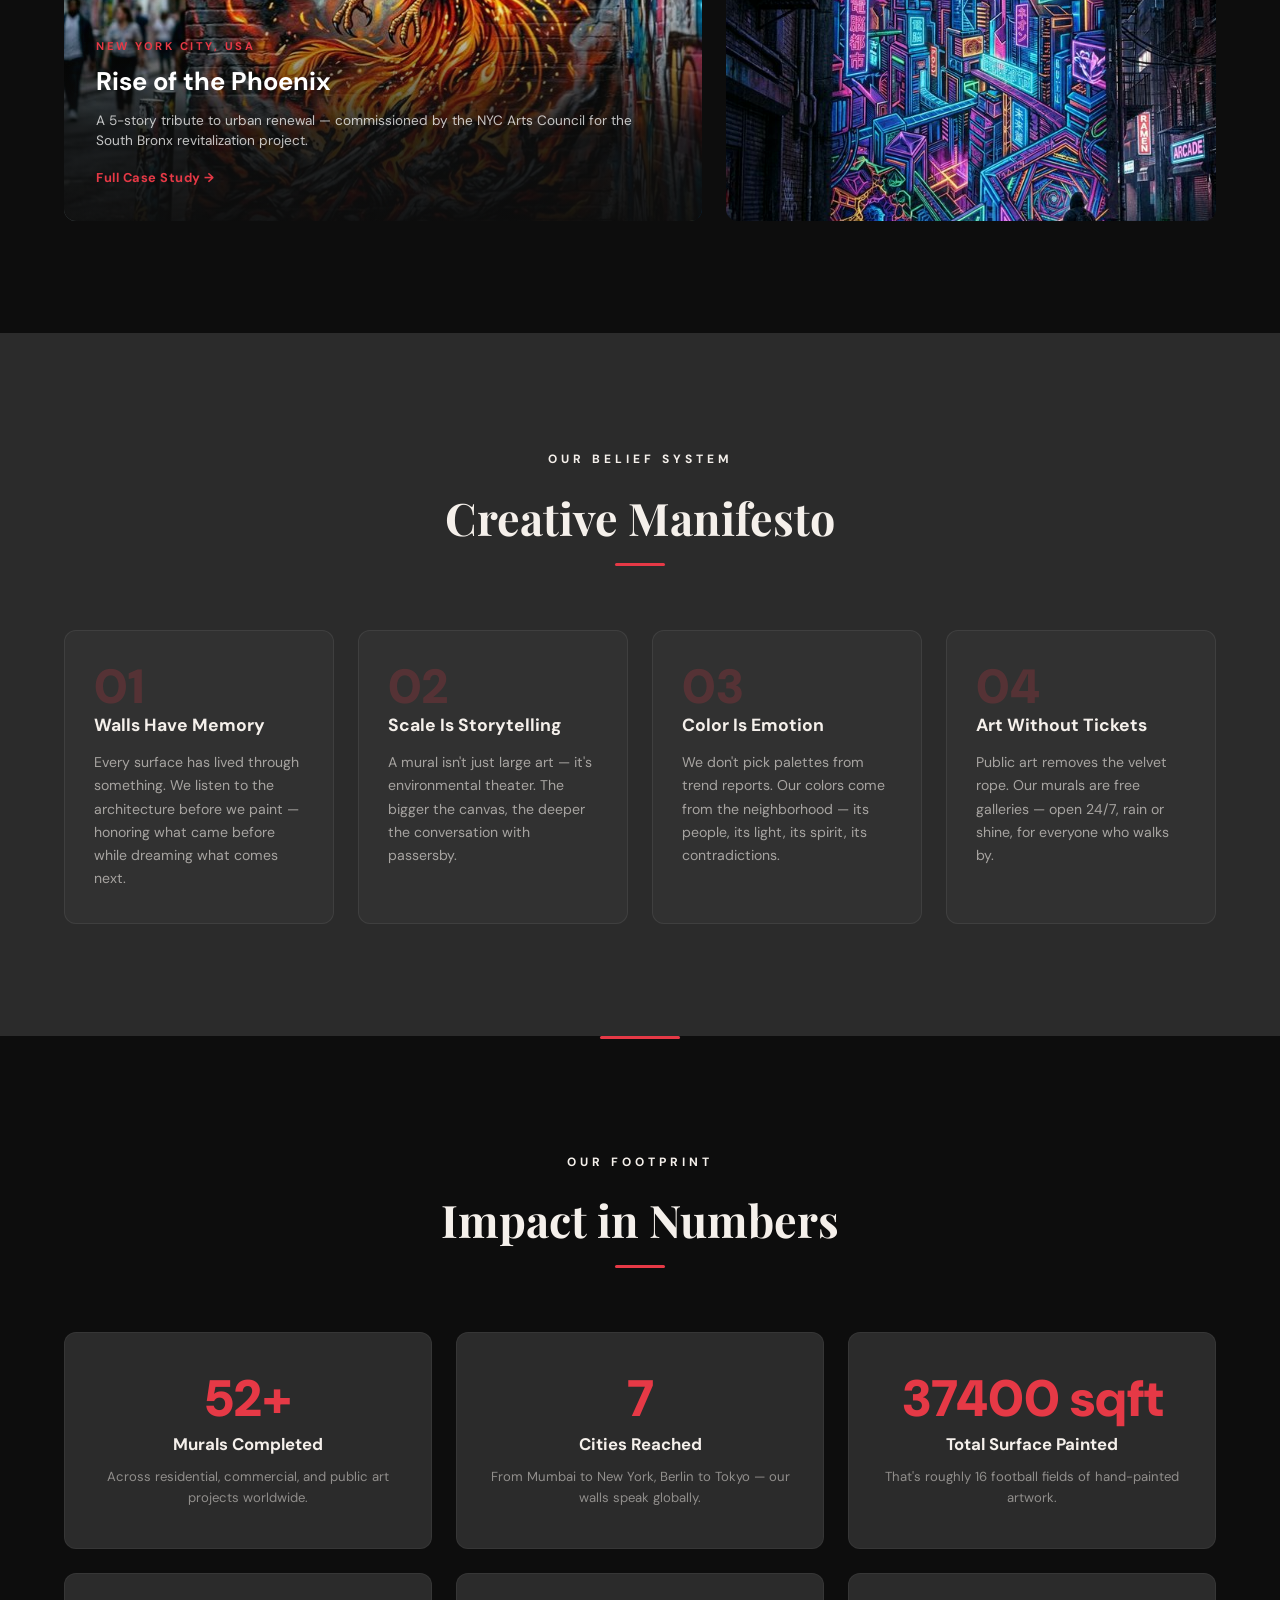
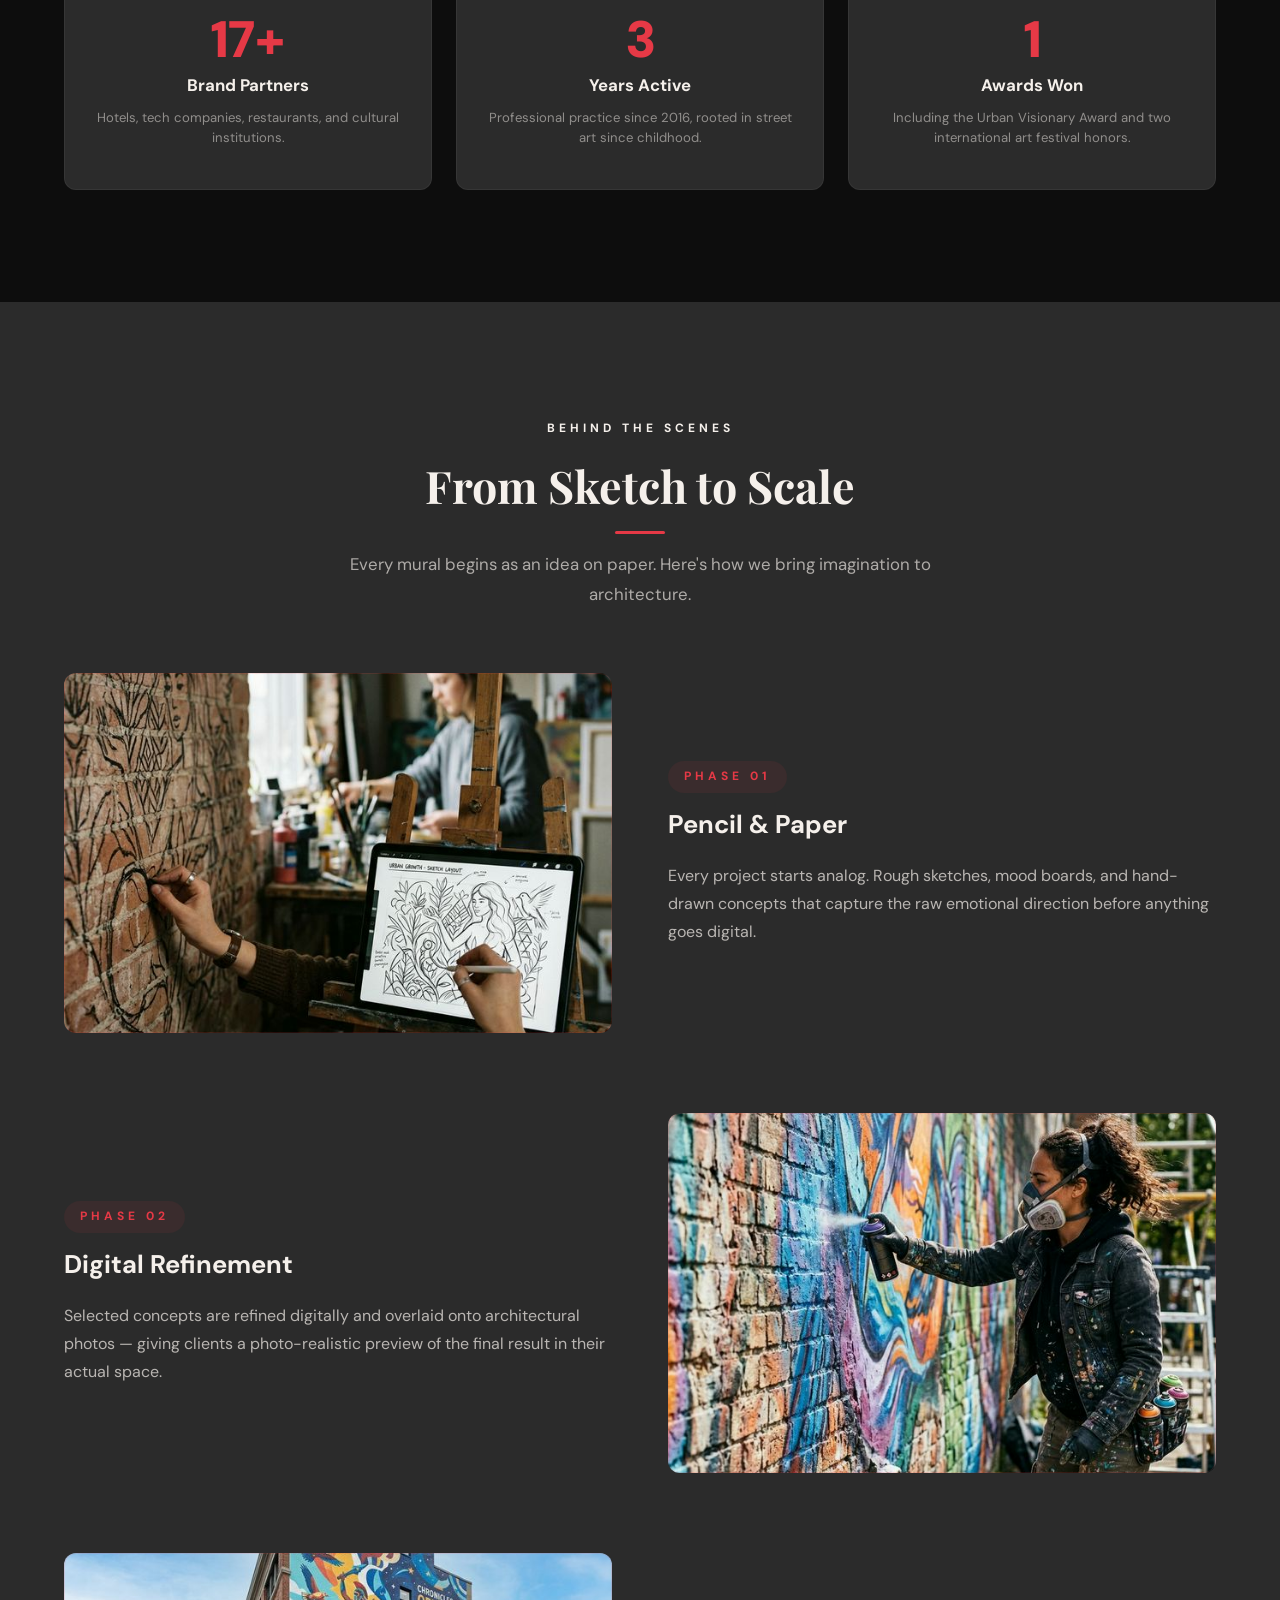
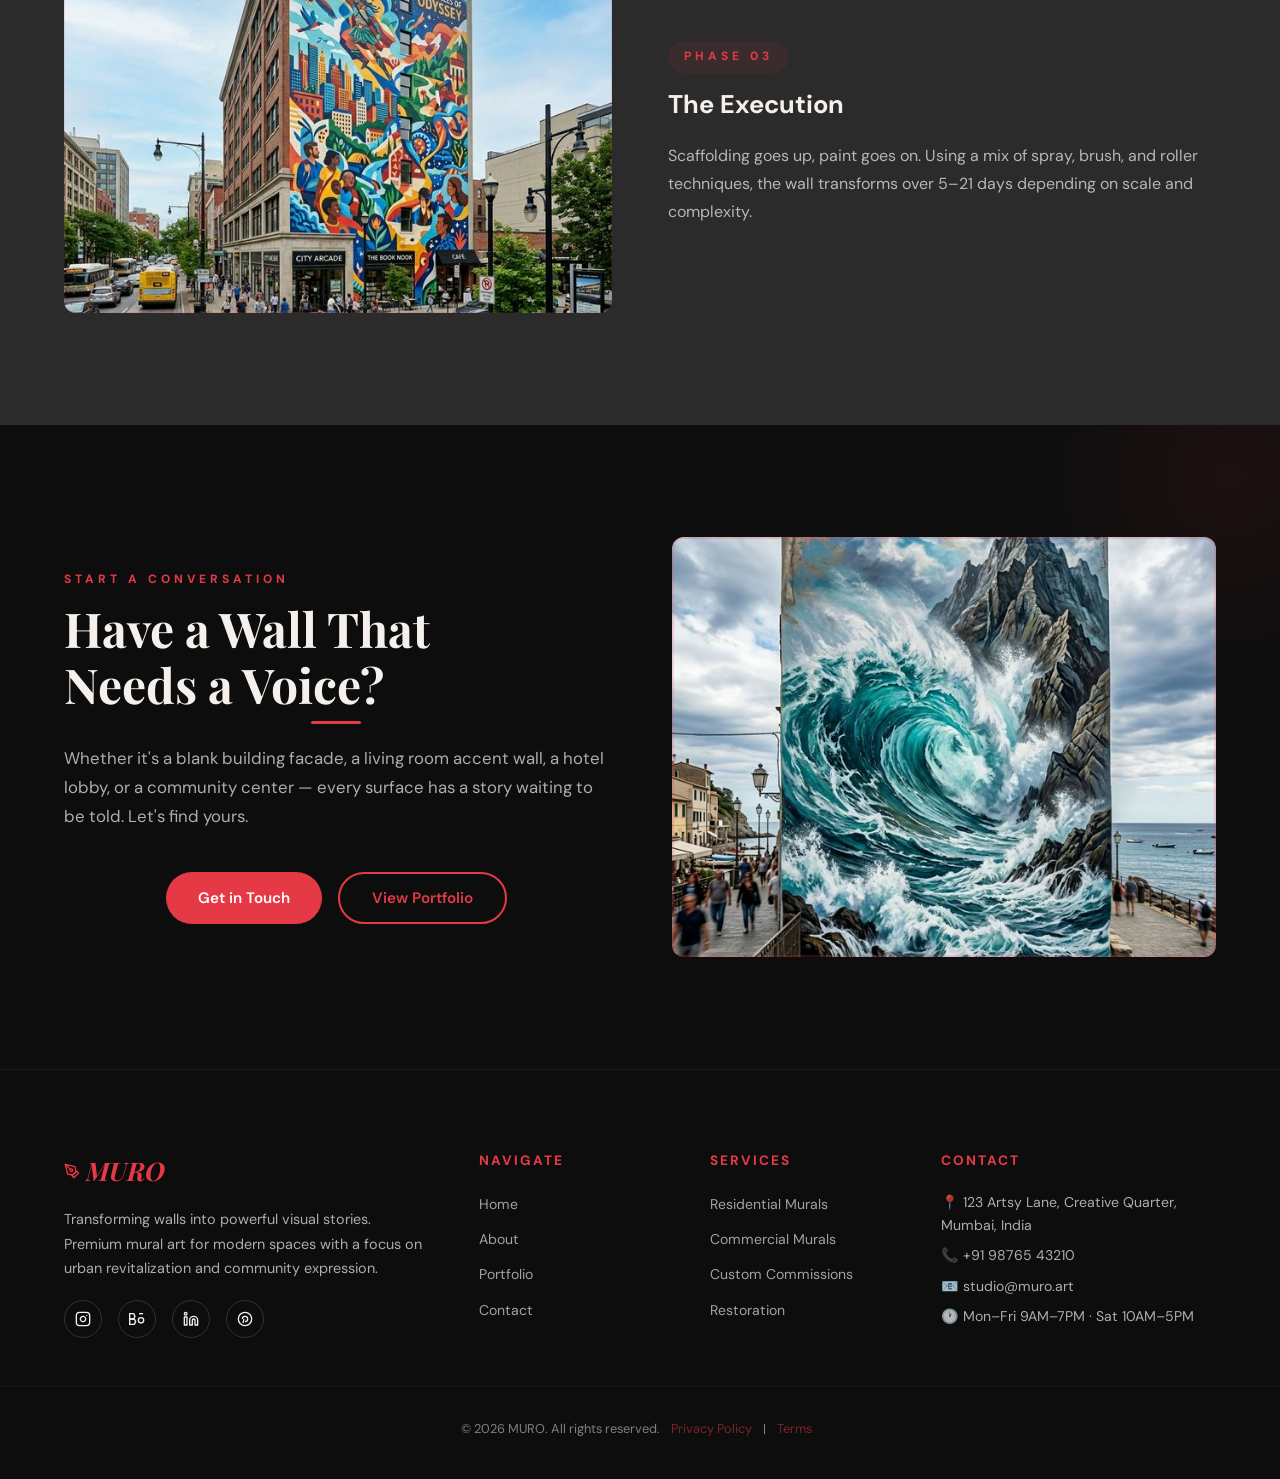
<file: home2.html>
<!DOCTYPE html>
<html lang="en" dir="ltr">

<head>
  <meta charset="UTF-8">
  <meta name="viewport" content="width=device-width, initial-scale=1.0">
  <title>MURO | The Art of Transformation</title>
  <meta name="description"
    content="MURO Studio — Discover our creative world of bespoke murals, immersive installations, and public art interventions across 18 cities.">
  <link rel="icon" type="image/png" href="assets/images/favicon.png">
  <link rel="stylesheet" href="style.css?v=3">
</head>

<body data-theme="dark" class="hero-dark">

  <!-- Navigation -->
  <nav>
    <div class="container nav-container">
      <a href="index.html" class="logo">MURO</a>
      <ul class="nav-links">
        <li class="nav-dropdown">
          <a href="#">Home</a>
          <div class="dropdown-menu">
            <a href="index.html">Home 1</a>
            <a href="home2.html">Home 2</a>
          </div>
        </li>
        <li><a href="about.html">About</a></li>
        <li><a href="portfolio.html">Portfolio</a></li>
        <li class="nav-dropdown">
          <a href="#">Services</a>
          <div class="dropdown-menu">
            <a href="services-residential.html">Residential Murals</a>
            <a href="services-commercial.html">Commercial Murals</a>
            <a href="services-commissions.html">Custom Commissions</a>
            <a href="services-restoration.html">Restoration</a>
          </div>
        </li>
        <li><a href="project-spotlight.html">Project Spotlight</a></li>
        <li><a href="canvas360.html">Canvas 360°</a></li>
        <li><a href="contact.html">Contact</a></li>
      </ul>
      <div class="nav-actions">
        <button class="toggle-btn" data-toggle="rtl" title="Toggle RTL/LTR">
          <svg viewBox="0 0 24 24">
            <path d="M8 3L4 7l4 4" />
            <path d="M4 7h16" />
            <path d="M16 21l4-4-4-4" />
            <path d="M20 17H4" />
          </svg>
        </button>
        <button class="toggle-btn" data-toggle="theme" title="Toggle Dark/Light Mode">
          <svg class="icon-sun" viewBox="0 0 24 24" style="display:none">
            <circle cx="12" cy="12" r="5" />
            <line x1="12" y1="1" x2="12" y2="3" />
            <line x1="12" y1="21" x2="12" y2="23" />
            <line x1="4.22" y1="4.22" x2="5.64" y2="5.64" />
            <line x1="18.36" y1="18.36" x2="19.78" y2="19.78" />
            <line x1="1" y1="12" x2="3" y2="12" />
            <line x1="21" y1="12" x2="23" y2="12" />
            <line x1="4.22" y1="19.78" x2="5.64" y2="18.36" />
            <line x1="18.36" y1="5.64" x2="19.78" y2="4.22" />
          </svg>
          <svg class="icon-moon" viewBox="0 0 24 24">
            <path d="M21 12.79A9 9 0 1111.21 3 7 7 0 0021 12.79z" />
          </svg>
        </button>
        <a href="contact.html" class="nav-reach-btn">Reach Us</a>
        <div class="hamburger"><span></span><span></span><span></span></div>
      </div>
    </div>
  </nav>

  <!-- Mobile Menu -->
  <div class="mobile-menu">
    <div class="mobile-dropdown">
      <button class="mobile-dropdown-toggle">Home ▾</button>
      <div class="mobile-sub">
        <a href="index.html">Home 1</a>
        <a href="home2.html">Home 2</a>
      </div>
    </div>
    <a href="about.html">About</a>
    <a href="portfolio.html">Portfolio</a>
    <div class="mobile-dropdown">
      <button class="mobile-dropdown-toggle">Services ▾</button>
      <div class="mobile-sub">
        <a href="services-residential.html">Residential Murals</a>
        <a href="services-commercial.html">Commercial Murals</a>
        <a href="services-commissions.html">Custom Commissions</a>
        <a href="services-restoration.html">Restoration</a>
      </div>
    </div>
    <a href="project-spotlight.html">Project Spotlight</a>
    <a href="canvas360.html">Canvas 360°</a>
    <a href="contact.html">Contact</a>
    <div style="display:flex;gap:.8rem;margin-top:1rem">
      <button class="toggle-btn" data-toggle="rtl" title="Toggle RTL/LTR"><svg viewBox="0 0 24 24"
          style="width:20px;height:20px;stroke:currentColor;fill:none;stroke-width:2;stroke-linecap:round;stroke-linejoin:round">
          <path d="M8 3L4 7l4 4" />
          <path d="M4 7h16" />
          <path d="M16 21l4-4-4-4" />
          <path d="M20 17H4" />
        </svg></button>
      <button class="toggle-btn" data-toggle="theme" title="Toggle Theme"><svg class="icon-sun" viewBox="0 0 24 24"
          style="display:none;width:20px;height:20px;stroke:currentColor;fill:none;stroke-width:2">
          <circle cx="12" cy="12" r="5" />
          <line x1="12" y1="1" x2="12" y2="3" />
          <line x1="12" y1="21" x2="12" y2="23" />
          <line x1="4.22" y1="4.22" x2="5.64" y2="5.64" />
          <line x1="18.36" y1="18.36" x2="19.78" y2="19.78" />
          <line x1="1" y1="12" x2="3" y2="12" />
          <line x1="21" y1="12" x2="23" y2="12" />
          <line x1="4.22" y1="19.78" x2="5.64" y2="18.36" />
          <line x1="18.36" y1="5.64" x2="19.78" y2="4.22" />
        </svg><svg class="icon-moon" viewBox="0 0 24 24"
          style="width:20px;height:20px;stroke:currentColor;fill:none;stroke-width:2">
          <path d="M21 12.79A9 9 0 1111.21 3 7 7 0 0021 12.79z" />
        </svg></button>
    </div>
    <a href="contact.html" class="btn btn-primary" style="margin-top:.5rem;width:80%">Reach Us</a>
  </div>

  <main>

    <!-- ══════════ SECTION 1: FULLSCREEN HERO ══════════ -->
    <section class="h2-video-hero">
      <div class="h2-video-bg">
        <img src="assets/images/hero.png" alt="Cinematic mural timelapse">
        <div class="h2-video-overlay"></div>
      </div>
      <div class="h2-hero-content reveal">
        <span class="h2-eyebrow">MURO STUDIO · EST. 2016</span>
        <h1>The Art of<br><span>Transformation</span></h1>
        <p>We don't just paint walls — we reimagine entire environments. From abandoned warehouses to luxury penthouses,
          every surface is a new frontier.</p>
        <div class="h2-hero-btns">
          <a href="portfolio.html" class="btn btn-primary">Explore Work</a>
          <a href="canvas360.html" class="btn btn-outline">360° Experience</a>
        </div>
      </div>
      <div class="h2-scroll-indicator">
        <span>Scroll</span>
        <div class="h2-scroll-line"></div>
      </div>
    </section>

    <!-- ══════════ SECTION 2: SIGNATURE PROJECTS ══════════ -->
    <section class="section h2-signature">
      <div class="container">
        <div class="h2-section-header reveal">
          <span class="h2-label">Selected Projects</span>
          <h2>Signature Works</h2>
          <p>Hand-picked masterpieces that define the MURO aesthetic — bold narratives on a monumental scale.</p>
        </div>
        <div class="h2-projects-grid">
          <article class="h2-project-card h2-project-large reveal">
            <img src="assets/images/mural-1.png" alt="Rise of the Phoenix">
            <div class="h2-project-info">
              <span class="h2-project-loc">New York City, USA</span>
              <h3>Rise of the Phoenix</h3>
              <p>A 5-story tribute to urban renewal — commissioned by the NYC Arts Council for the South Bronx
                revitalization project.</p>
              <a href="project-spotlight.html" class="h2-project-link">Full Case Study →</a>
            </div>
          </article>
          <article class="h2-project-card reveal">
            <img src="assets/images/mural-2.png" alt="Jungle Echoes">
            <div class="h2-project-info">
              <span class="h2-project-loc">Berlin, Germany</span>
              <h3>Jungle Echoes</h3>
              <p>Kreuzberg's largest outdoor mural — a visual protest blending tropical flora with industrial decay.</p>
              <a href="project-spotlight.html" class="h2-project-link">View Project →</a>
            </div>
          </article>
          <article class="h2-project-card reveal">
            <img src="assets/images/mural-6.png" alt="Urban Flora">
            <div class="h2-project-info">
              <span class="h2-project-loc">Melbourne, Australia</span>
              <h3>Urban Flora</h3>
              <p>A collaboration with the Melbourne Botanical Gardens — nature meets concrete in Hosier Lane.</p>
              <a href="project-spotlight.html" class="h2-project-link">View Project →</a>
            </div>
          </article>
        </div>
      </div>
    </section>

    <!-- ══════════ SECTION 3: CREATIVE MANIFESTO ══════════ -->
    <section class="h2-manifesto">
      <div class="container">
        <div class="h2-section-header reveal">
          <span class="h2-label">Our Belief System</span>
          <h2>Creative Manifesto</h2>
        </div>
        <div class="h2-manifesto-cards">
          <div class="h2-mcard reveal">
            <span class="h2-mcard-num">01</span>
            <h3>Walls Have Memory</h3>
            <p>Every surface has lived through something. We listen to the architecture before we paint — honoring what
              came before while dreaming what comes next.</p>
          </div>
          <div class="h2-mcard reveal">
            <span class="h2-mcard-num">02</span>
            <h3>Scale Is Storytelling</h3>
            <p>A mural isn't just large art — it's environmental theater. The bigger the canvas, the deeper the
              conversation with passersby.</p>
          </div>
          <div class="h2-mcard reveal">
            <span class="h2-mcard-num">03</span>
            <h3>Color Is Emotion</h3>
            <p>We don't pick palettes from trend reports. Our colors come from the neighborhood — its people, its light,
              its spirit, its contradictions.</p>
          </div>
          <div class="h2-mcard reveal">
            <span class="h2-mcard-num">04</span>
            <h3>Art Without Tickets</h3>
            <p>Public art removes the velvet rope. Our murals are free galleries — open 24/7, rain or shine, for
              everyone who walks by.</p>
          </div>
        </div>
      </div>
    </section>

    <!-- ══════════ SECTION 4: IMPACT METRICS ══════════ -->
    <section class="h2-impact">
      <div class="container">
        <div class="h2-section-header reveal">
          <span class="h2-label">Our Footprint</span>
          <h2>Impact in Numbers</h2>
        </div>
        <div class="h2-impact-grid">
          <div class="h2-impact-item reveal">
            <div class="h2-impact-number" data-count="120" data-suffix="+">0</div>
            <div class="h2-impact-label">Murals Completed</div>
            <div class="h2-impact-desc">Across residential, commercial, and public art projects worldwide.</div>
          </div>
          <div class="h2-impact-item reveal">
            <div class="h2-impact-number" data-count="18">0</div>
            <div class="h2-impact-label">Cities Reached</div>
            <div class="h2-impact-desc">From Mumbai to New York, Berlin to Tokyo — our walls speak globally.</div>
          </div>
          <div class="h2-impact-item reveal">
            <div class="h2-impact-number" data-count="85000" data-suffix=" sqft">0</div>
            <div class="h2-impact-label">Total Surface Painted</div>
            <div class="h2-impact-desc">That's roughly 16 football fields of hand-painted artwork.</div>
          </div>
          <div class="h2-impact-item reveal">
            <div class="h2-impact-number" data-count="40" data-suffix="+">0</div>
            <div class="h2-impact-label">Brand Partners</div>
            <div class="h2-impact-desc">Hotels, tech companies, restaurants, and cultural institutions.</div>
          </div>
          <div class="h2-impact-item reveal">
            <div class="h2-impact-number" data-count="9">0</div>
            <div class="h2-impact-label">Years Active</div>
            <div class="h2-impact-desc">Professional practice since 2016, rooted in street art since childhood.</div>
          </div>
          <div class="h2-impact-item reveal">
            <div class="h2-impact-number" data-count="3">0</div>
            <div class="h2-impact-label">Awards Won</div>
            <div class="h2-impact-desc">Including the Urban Visionary Award and two international art festival honors.
            </div>
          </div>
        </div>
      </div>
    </section>

    <!-- ══════════ SECTION 5: BEHIND THE SCENES ══════════ -->
    <section class="section h2-bts">
      <div class="container">
        <div class="h2-section-header reveal">
          <span class="h2-label">Behind the Scenes</span>
          <h2>From Sketch to Scale</h2>
          <p>Every mural begins as an idea on paper. Here's how we bring imagination to architecture.</p>
        </div>
        <div class="h2-bts-grid">
          <div class="h2-bts-item reveal">
            <div class="h2-bts-img"><img src="assets/images/process-1.png" alt="Initial sketches"></div>
            <div class="h2-bts-text">
              <span class="h2-bts-step">Phase 01</span>
              <h3>Pencil &amp; Paper</h3>
              <p>Every project starts analog. Rough sketches, mood boards, and hand-drawn concepts that capture the raw
                emotional direction before anything goes digital.</p>
            </div>
          </div>
          <div class="h2-bts-item h2-bts-reverse reveal">
            <div class="h2-bts-img"><img src="assets/images/process-2.png" alt="Digital mockup"></div>
            <div class="h2-bts-text">
              <span class="h2-bts-step">Phase 02</span>
              <h3>Digital Refinement</h3>
              <p>Selected concepts are refined digitally and overlaid onto architectural photos — giving clients a
                photo-realistic preview of the final result in their actual space.</p>
            </div>
          </div>
          <div class="h2-bts-item reveal">
            <div class="h2-bts-img"><img src="assets/images/process-3.png" alt="On-site painting"></div>
            <div class="h2-bts-text">
              <span class="h2-bts-step">Phase 03</span>
              <h3>The Execution</h3>
              <p>Scaffolding goes up, paint goes on. Using a mix of spray, brush, and roller techniques, the wall
                transforms over 5–21 days depending on scale and complexity.</p>
            </div>
          </div>
        </div>
      </div>
    </section>

    <!-- ══════════ SECTION 6: COLLABORATION CTA ══════════ -->
    <section class="h2-collab-cta">
      <div class="container">
        <div class="h2-collab-inner reveal">
          <div class="h2-collab-text">
            <span class="h2-label">Start a Conversation</span>
            <h2>Have a Wall That<br>Needs a Voice?</h2>
            <p>Whether it's a blank building facade, a living room accent wall, a hotel lobby, or a community center —
              every surface has a story waiting to be told. Let's find yours.</p>
            <div class="h2-collab-btns">
              <a href="contact.html" class="btn btn-primary">Get in Touch</a>
              <a href="portfolio.html" class="btn btn-outline">View Portfolio</a>
            </div>
          </div>
          <div class="h2-collab-img">
            <img src="assets/images/mural-5.png" alt="Mural collaboration">
          </div>
        </div>
      </div>
    </section>

  </main>

  <!-- FOOTER -->
  <footer>
    <div class="container footer-grid">
      <div class="footer-brand">
        <span class="footer-logo">MURO</span>
        <p>Transforming walls into powerful visual stories. Premium mural art for modern spaces with a focus on urban
          revitalization and community expression.</p>
        <div class="footer-social-icons">
          <a href="#" title="Instagram"><svg viewBox="0 0 24 24" fill="none" stroke="currentColor" stroke-width="2"
              stroke-linecap="round" stroke-linejoin="round">
              <rect x="2" y="2" width="20" height="20" rx="5" ry="5" />
              <path d="M16 11.37A4 4 0 1112.63 8 4 4 0 0116 11.37z" />
              <line x1="17.5" y1="6.5" x2="17.51" y2="6.5" />
            </svg></a>
          <a href="#" title="Behance"><svg viewBox="0 0 24 24" fill="none" stroke="currentColor" stroke-width="2">
              <path d="M1 12h6l2-4-2-4H1z" />
              <path d="M1 20h7l2-4-2-4H1z" />
              <path d="M15 4h6" />
              <circle cx="18" cy="14" r="4" />
            </svg></a>
          <a href="#" title="LinkedIn"><svg viewBox="0 0 24 24" fill="none" stroke="currentColor" stroke-width="2"
              stroke-linecap="round" stroke-linejoin="round">
              <path d="M16 8a6 6 0 016 6v7h-4v-7a2 2 0 00-2-2 2 2 0 00-2 2v7h-4v-7a6 6 0 016-6z" />
              <rect x="2" y="9" width="4" height="12" />
              <circle cx="4" cy="4" r="2" />
            </svg></a>
          <a href="#" title="Pinterest"><svg viewBox="0 0 24 24" fill="none" stroke="currentColor" stroke-width="2">
              <circle cx="12" cy="12" r="10" />
              <path d="M8 12c0-2.2 1.8-4 4-4s4 1.8 4 4-1.8 4-4 4" />
              <path d="M9 18l1.5-6" />
            </svg></a>
        </div>
      </div>
      <div class="footer-col">
        <h4>Navigate</h4>
        <ul>
          <li><a href="index.html">Home</a></li>
          <li><a href="about.html">About</a></li>
          <li><a href="portfolio.html">Portfolio</a></li>

          <li><a href="contact.html">Contact</a></li>
        </ul>
      </div>
      <div class="footer-col">
        <h4>Services</h4>
        <ul>
          <li><a href="services-residential.html">Residential Murals</a></li>
          <li><a href="services-commercial.html">Commercial Murals</a></li>
          <li><a href="services-commissions.html">Custom Commissions</a></li>
          <li><a href="services-restoration.html">Restoration</a></li>
        </ul>
      </div>
      <div class="footer-col">
        <h4>Contact</h4>
        <div class="footer-contact-item">📍 123 Artsy Lane, Creative Quarter, Mumbai, India</div>
        <div class="footer-contact-item">📞 +91 98765 43210</div>
        <div class="footer-contact-item">📧 studio@muro.art</div>
        <div class="footer-contact-item">🕐 Mon–Fri 9AM–7PM · Sat 10AM–5PM</div>
      </div>
    </div>
    <div class="footer-bottom">
      <p>© 2026 MURO. All rights reserved. <a href="#">Privacy Policy</a> | <a href="#">Terms</a></p>
    </div>
  </footer>

  <button id="back-to-top" title="Back to top"><svg viewBox="0 0 24 24">
      <polyline points="18 15 12 9 6 15" />
    </svg></button>
  <script src="script.js"></script>
</body>

</html>
</file>
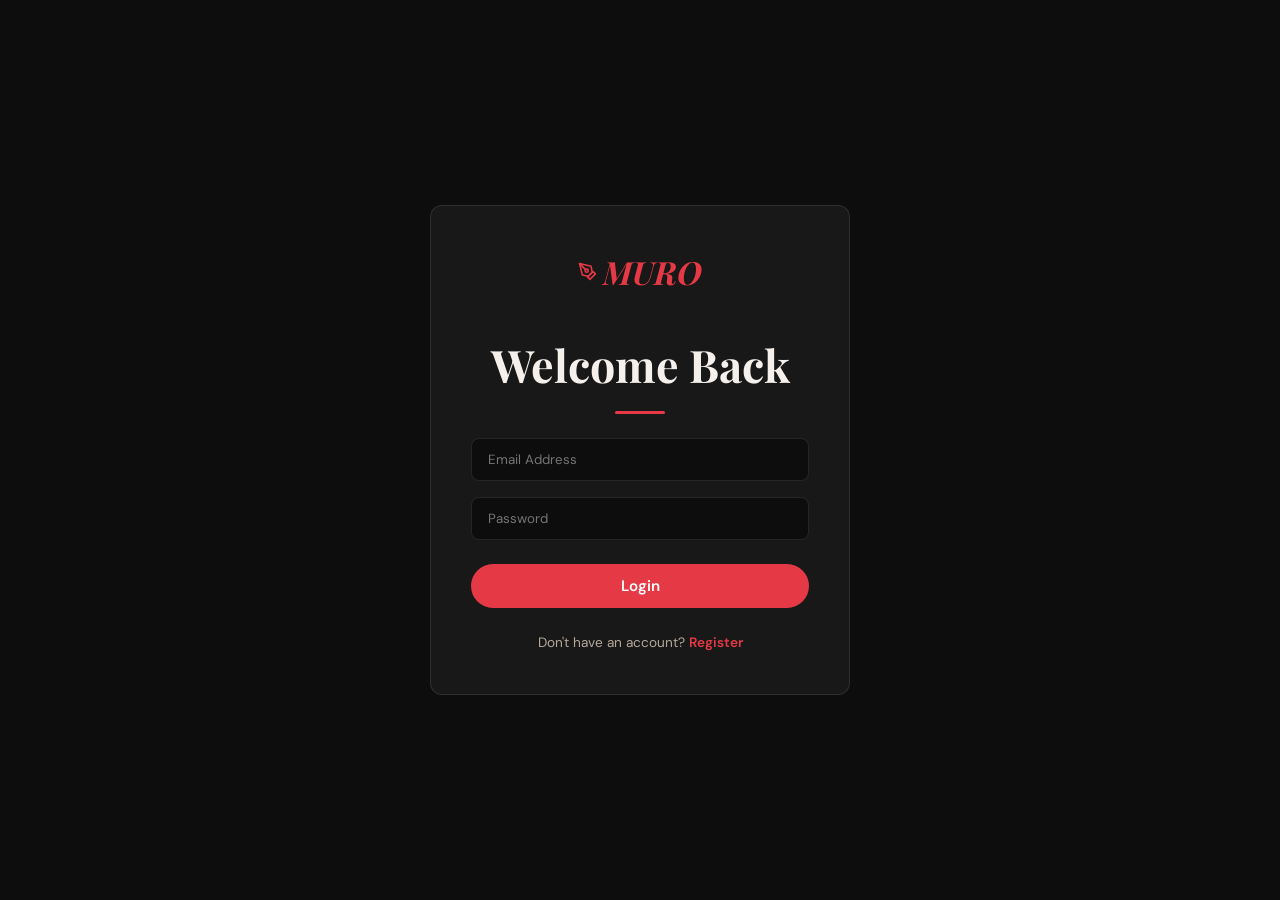
<file: login.html>
﻿<!DOCTYPE html>
<html lang="en" dir="ltr">
<head>
  <meta charset="UTF-8">
  <meta name="viewport" content="width=device-width, initial-scale=1.0">
  <title>Login | MURO</title>
  <link rel="icon" type="image/png" href="assets/images/favicon.png">
  <link rel="stylesheet" href="style.css">
</head>
<body data-theme="dark" class="auth-page">
  <div class="auth-card">
    <a href="index.html" class="auth-logo">MURO</a>
    <h2>Welcome Back</h2>
    <form>
      <div class="form-group"><input type="email" placeholder="Email Address" required></div>
      <div class="form-group"><input type="password" placeholder="Password" required></div>
      <button type="submit" class="btn btn-primary">Login</button>
    </form>
    <div class="auth-footer"><p>Don't have an account? <a href="register.html">Register</a></p></div>
  </div>
</body>
</html>
</file>
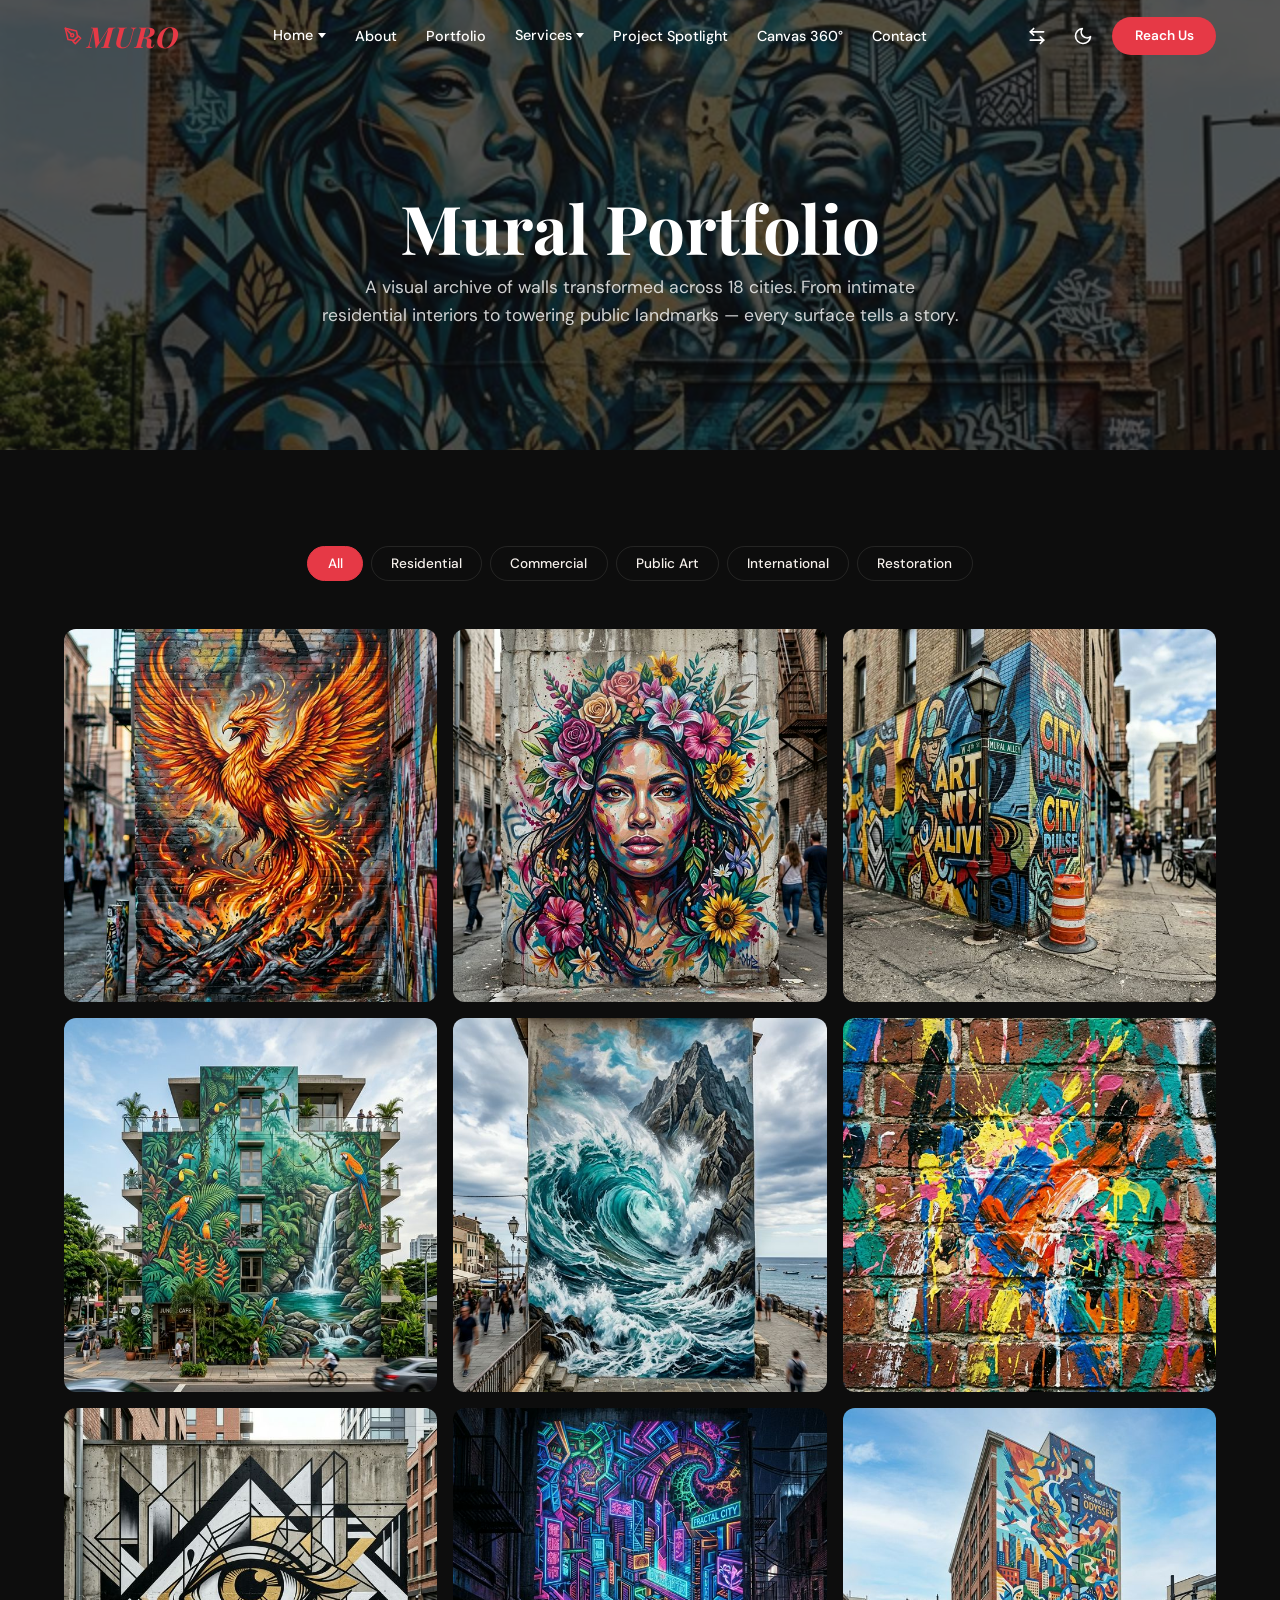
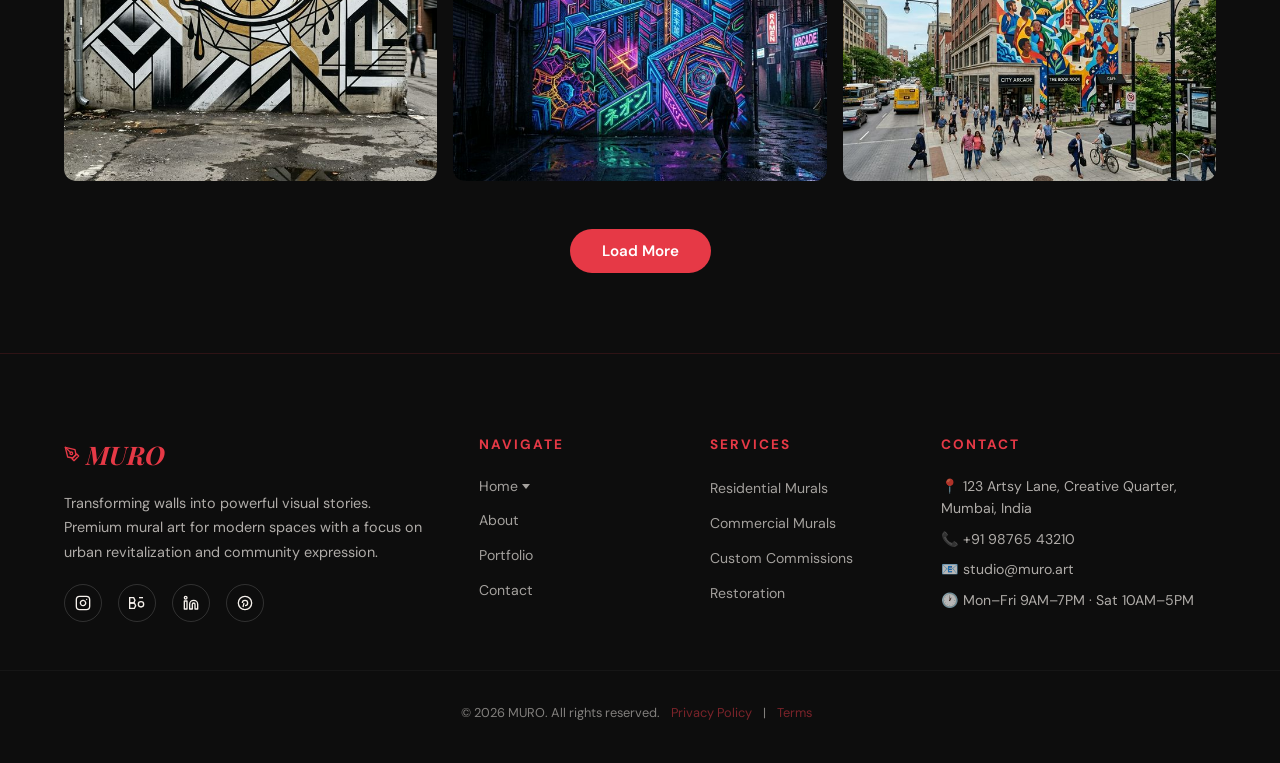
<file: portfolio.html>
<!DOCTYPE html>
<html lang="en" dir="ltr">
<head>
  <meta charset="UTF-8">
  <meta name="viewport" content="width=device-width, initial-scale=1.0">
  <title>Mural Portfolio | MURO</title>
  <meta name="description" content="A visual archive of walls transformed across 18 cities. Explore residential, commercial, public art, and international mural projects by MURO.">
  <link rel="icon" type="image/png" href="assets/images/favicon.png">
  <link rel="stylesheet" href="style.css">
</head>
<body data-theme="dark" class="hero-dark">
  <nav><div class="container nav-container"><a href="index.html" class="logo">MURO</a><ul class="nav-links"><li class="nav-dropdown"><a href="#">Home</a><div class="dropdown-menu"><a href="index.html">Home 1</a><a href="home2.html">Home 2</a></div></li><li><a href="about.html">About</a></li><li><a href="portfolio.html">Portfolio</a></li><li class="nav-dropdown"><a href="#">Services</a><div class="dropdown-menu"><a href="services-residential.html">Residential Murals</a><a href="services-commercial.html">Commercial Murals</a><a href="services-commissions.html">Custom Commissions</a><a href="services-restoration.html">Restoration</a></div></li><li><a href="project-spotlight.html">Project Spotlight</a></li><li><a href="canvas360.html">Canvas 360°</a></li><li><a href="contact.html">Contact</a></li></ul><div class="nav-actions"><button class="toggle-btn" data-toggle="rtl" title="Toggle RTL/LTR"><svg viewBox="0 0 24 24"><path d="M8 3L4 7l4 4"/><path d="M4 7h16"/><path d="M16 21l4-4-4-4"/><path d="M20 17H4"/></svg></button><button class="toggle-btn" data-toggle="theme" title="Toggle Dark/Light Mode"><svg class="icon-sun" viewBox="0 0 24 24" style="display:none"><circle cx="12" cy="12" r="5"/><line x1="12" y1="1" x2="12" y2="3"/><line x1="12" y1="21" x2="12" y2="23"/><line x1="4.22" y1="4.22" x2="5.64" y2="5.64"/><line x1="18.36" y1="18.36" x2="19.78" y2="19.78"/><line x1="1" y1="12" x2="3" y2="12"/><line x1="21" y1="12" x2="23" y2="12"/><line x1="4.22" y1="19.78" x2="5.64" y2="18.36"/><line x1="18.36" y1="5.64" x2="19.78" y2="4.22"/></svg><svg class="icon-moon" viewBox="0 0 24 24"><path d="M21 12.79A9 9 0 1111.21 3 7 7 0 0021 12.79z"/></svg></button><a href="contact.html" class="nav-reach-btn">Reach Us</a><div class="hamburger"><span></span><span></span><span></span></div></div></div></nav>
  <div class="mobile-menu">
    <div class="mobile-dropdown"><button class="mobile-dropdown-toggle">Home ▾</button><div class="mobile-sub"><a href="index.html">Home 1</a><a href="home2.html">Home 2</a></div></div>
    <a href="about.html">About</a>
    <a href="portfolio.html">Portfolio</a>
    <div class="mobile-dropdown"><button class="mobile-dropdown-toggle">Services ▾</button><div class="mobile-sub"><a href="services-residential.html">Residential Murals</a><a href="services-commercial.html">Commercial Murals</a><a href="services-commissions.html">Custom Commissions</a><a href="services-restoration.html">Restoration</a></div></div>
<a href="project-spotlight.html">Project Spotlight</a><a href="canvas360.html">Canvas 360°</a><a href="contact.html">Contact</a><div style="display:flex;gap:.8rem;margin-top:1rem"><button class="toggle-btn" data-toggle="rtl" title="Toggle RTL/LTR"><svg viewBox="0 0 24 24" style="width:20px;height:20px;stroke:currentColor;fill:none;stroke-width:2;stroke-linecap:round;stroke-linejoin:round"><path d="M8 3L4 7l4 4"/><path d="M4 7h16"/><path d="M16 21l4-4-4-4"/><path d="M20 17H4"/></svg></button><button class="toggle-btn" data-toggle="theme" title="Toggle Theme"><svg class="icon-sun" viewBox="0 0 24 24" style="display:none;width:20px;height:20px;stroke:currentColor;fill:none;stroke-width:2"><circle cx="12" cy="12" r="5"/><line x1="12" y1="1" x2="12" y2="3"/><line x1="12" y1="21" x2="12" y2="23"/><line x1="4.22" y1="4.22" x2="5.64" y2="5.64"/><line x1="18.36" y1="18.36" x2="19.78" y2="19.78"/><line x1="1" y1="12" x2="3" y2="12"/><line x1="21" y1="12" x2="23" y2="12"/><line x1="4.22" y1="19.78" x2="5.64" y2="18.36"/><line x1="18.36" y1="5.64" x2="19.78" y2="4.22"/></svg><svg class="icon-moon" viewBox="0 0 24 24" style="width:20px;height:20px;stroke:currentColor;fill:none;stroke-width:2"><path d="M21 12.79A9 9 0 1111.21 3 7 7 0 0021 12.79z"/></svg></button></div><a href="contact.html" class="btn btn-primary" style="margin-top:.5rem;width:80%">Reach Us</a></div>

  <main>
    <!-- Page Header -->
    <section class="page-hero" style="background-image:url('assets/images/hero.png')">
      <div class="hero-inner">
        <h1>Mural Portfolio</h1>
        <p>A visual archive of walls transformed across 18 cities. From intimate residential interiors to towering public landmarks — every surface tells a story.</p>
      </div>
    </section>

    <!-- Filter + Grid -->
    <section class="section">
      <div class="container">
        <div class="filter-bar">
          <button class="filter-pill active" data-filter="all">All</button>
          <button class="filter-pill" data-filter="residential">Residential</button>
          <button class="filter-pill" data-filter="commercial">Commercial</button>
          <button class="filter-pill" data-filter="public">Public Art</button>
          <button class="filter-pill" data-filter="international">International</button>
          <button class="filter-pill" data-filter="restoration">Restoration</button>
        </div>

        <div class="masonry-grid">
          <div class="masonry-item reveal" data-category="public">
            <img src="assets/images/mural-1.png" alt="Rise of the Phoenix">
            <div class="masonry-overlay"><h3>Rise of the Phoenix</h3><span class="mo-meta">New York City · 2024</span><a class="mo-link" href="project-spotlight.html">View Project →</a></div>
          </div>
          <div class="masonry-item reveal" data-category="international">
            <img src="assets/images/mural-2.png" alt="Jungle Echoes">
            <div class="masonry-overlay"><h3>Jungle Echoes</h3><span class="mo-meta">Berlin · 2023</span><a class="mo-link" href="project-spotlight.html">View Project →</a></div>
          </div>
          <div class="masonry-item reveal" data-category="commercial">
            <img src="assets/images/mural-3.png" alt="Geometric Vision">
            <div class="masonry-overlay"><h3>Geometric Vision</h3><span class="mo-meta">Tokyo · 2023</span><a class="mo-link" href="project-spotlight.html">View Project →</a></div>
          </div>
          <div class="masonry-item reveal" data-category="residential">
            <img src="assets/images/mural-4.png" alt="Vibrant Soul">
            <div class="masonry-overlay"><h3>Vibrant Soul</h3><span class="mo-meta">Mumbai · 2024</span><a class="mo-link" href="project-spotlight.html">View Project →</a></div>
          </div>
          <div class="masonry-item reveal" data-category="international">
            <img src="assets/images/mural-5.png" alt="Ocean Drift">
            <div class="masonry-overlay"><h3>Ocean Drift</h3><span class="mo-meta">Lisbon · 2022</span><a class="mo-link" href="project-spotlight.html">View Project →</a></div>
          </div>
          <div class="masonry-item reveal" data-category="public">
            <img src="assets/images/mural-6.png" alt="Urban Flora">
            <div class="masonry-overlay"><h3>Urban Flora</h3><span class="mo-meta">Melbourne · 2024</span><a class="mo-link" href="project-spotlight.html">View Project →</a></div>
          </div>
          <div class="masonry-item reveal" data-category="residential">
            <img src="assets/images/social-1.png" alt="Home Garden Mural">
            <div class="masonry-overlay"><h3>Home Garden</h3><span class="mo-meta">Mumbai · 2023</span><a class="mo-link" href="project-spotlight.html">View Project →</a></div>
          </div>
          <div class="masonry-item reveal" data-category="commercial">
            <img src="assets/images/social-2.png" alt="Retail Canvas">
            <div class="masonry-overlay"><h3>Retail Canvas</h3><span class="mo-meta">Dubai · 2023</span><a class="mo-link" href="project-spotlight.html">View Project →</a></div>
          </div>
          <div class="masonry-item reveal" data-category="restoration">
            <img src="assets/images/process-3.png" alt="Heritage Revival">
            <div class="masonry-overlay"><h3>Heritage Revival</h3><span class="mo-meta">Jaipur · 2022</span><a class="mo-link" href="project-spotlight.html">View Project →</a></div>
          </div>
        </div>

        <div class="load-more-wrap">
          <button class="btn btn-primary">Load More</button>
        </div>
      </div>
    </section>
  </main>

    <footer>
    <div class="container footer-grid">
      <div class="footer-brand">
        <span class="footer-logo">MURO</span>
        <p>Transforming walls into powerful visual stories. Premium mural art for modern spaces with a focus on urban revitalization and community expression.</p>
        <div class="footer-social-icons">
          <a href="#" title="Instagram"><svg viewBox="0 0 24 24" fill="none" stroke="currentColor" stroke-width="2" stroke-linecap="round" stroke-linejoin="round"><rect x="2" y="2" width="20" height="20" rx="5" ry="5"/><path d="M16 11.37A4 4 0 1112.63 8 4 4 0 0116 11.37z"/><line x1="17.5" y1="6.5" x2="17.51" y2="6.5"/></svg></a>
          <a href="#" title="Behance"><svg viewBox="0 0 24 24" fill="none" stroke="currentColor" stroke-width="2"><path d="M1 12h6l2-4-2-4H1z"/><path d="M1 20h7l2-4-2-4H1z"/><path d="M15 4h6"/><circle cx="18" cy="14" r="4"/></svg></a>
          <a href="#" title="LinkedIn"><svg viewBox="0 0 24 24" fill="none" stroke="currentColor" stroke-width="2" stroke-linecap="round" stroke-linejoin="round"><path d="M16 8a6 6 0 016 6v7h-4v-7a2 2 0 00-2-2 2 2 0 00-2 2v7h-4v-7a6 6 0 016-6z"/><rect x="2" y="9" width="4" height="12"/><circle cx="4" cy="4" r="2"/></svg></a>
          <a href="#" title="Pinterest"><svg viewBox="0 0 24 24" fill="none" stroke="currentColor" stroke-width="2"><circle cx="12" cy="12" r="10"/><path d="M8 12c0-2.2 1.8-4 4-4s4 1.8 4 4-1.8 4-4 4"/><path d="M9 18l1.5-6"/></svg></a>
        </div>
      </div>
      <div class="footer-col">
        <h4>Navigate</h4>
        <ul>
          <li class="nav-dropdown"><a href="#">Home</a><div class="dropdown-menu"><a href="index.html">Home 1</a><a href="home2.html">Home 2</a></div></li>
          <li><a href="about.html">About</a></li>
          <li><a href="portfolio.html">Portfolio</a></li>

          <li><a href="contact.html">Contact</a></li>
        </ul>
      </div>
      <div class="footer-col">
        <h4>Services</h4>
        <ul>
          <li><a href="services-residential.html">Residential Murals</a></li>
          <li><a href="services-commercial.html">Commercial Murals</a></li>
          <li><a href="services-commissions.html">Custom Commissions</a></li>
          <li><a href="services-restoration.html">Restoration</a></li>
        </ul>
      </div>
      <div class="footer-col">
        <h4>Contact</h4>
        <div class="footer-contact-item">&#128205; 123 Artsy Lane, Creative Quarter, Mumbai, India</div>
        <div class="footer-contact-item">&#128222; +91 98765 43210</div>
        <div class="footer-contact-item">&#128231; studio@muro.art</div>
        <div class="footer-contact-item">&#128336; Mon&#8211;Fri 9AM&#8211;7PM &#183; Sat 10AM&#8211;5PM</div>
      </div>
    </div>
    <div class="footer-bottom">
      <p>&#169; 2026 MURO. All rights reserved. <a href="#">Privacy Policy</a> | <a href="#">Terms</a></p>
    </div>
  </footer>
  <button id="back-to-top" title="Back to top"><svg viewBox="0 0 24 24"><polyline points="18 15 12 9 6 15"/></svg></button>
  <script src="script.js"></script>
</body>
</html>
</file>
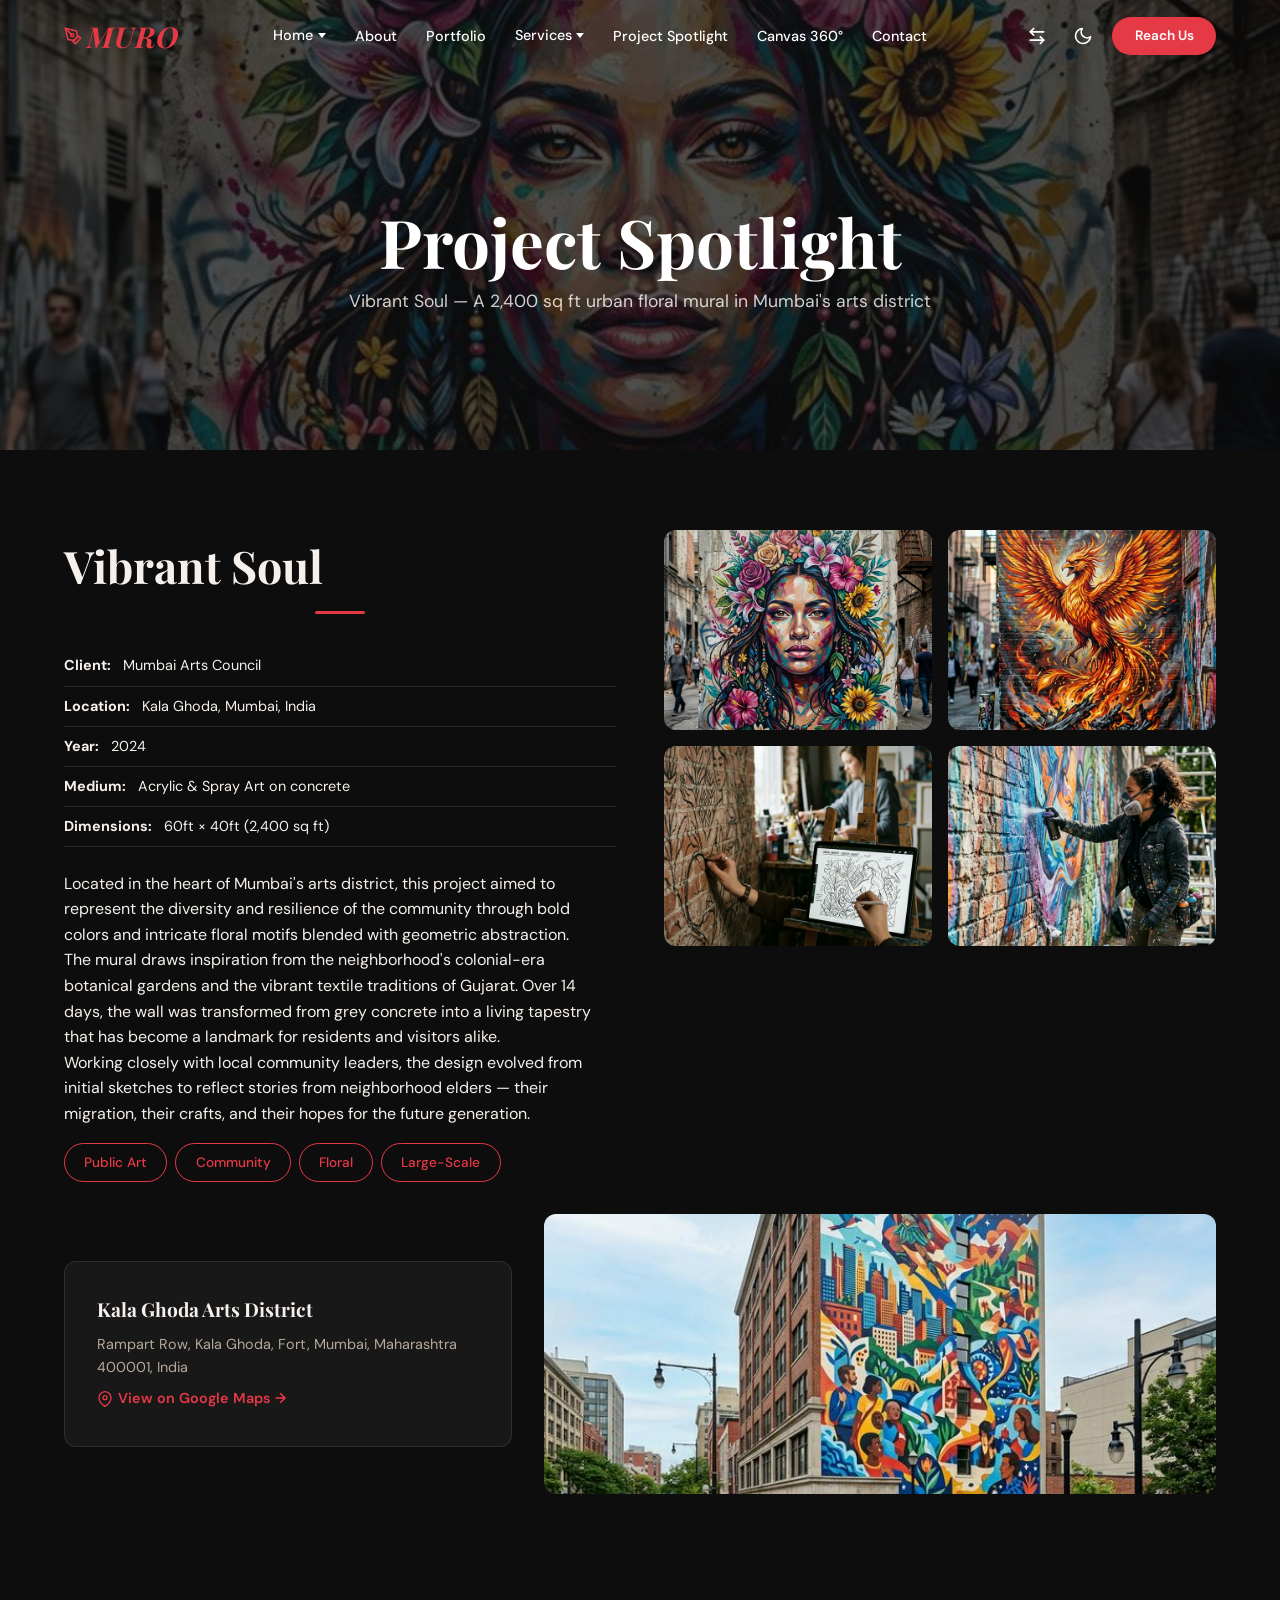
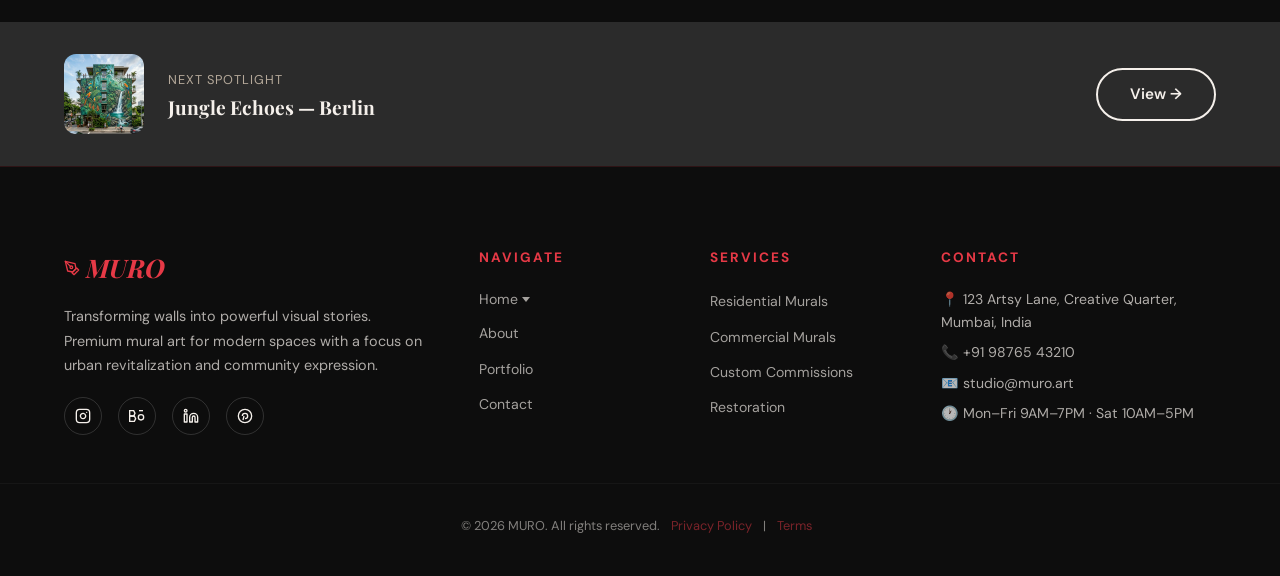
<file: project-spotlight.html>
<!DOCTYPE html>
<html lang="en" dir="ltr">
<head>
  <meta charset="UTF-8">
  <meta name="viewport" content="width=device-width, initial-scale=1.0">
  <title>Project Spotlight | MURO</title>
  <meta name="description" content="Deep dive into MURO's featured mural project — Vibrant Soul — a 2,400 sq ft urban floral mural in the heart of Mumbai's arts district.">
  <link rel="icon" type="image/png" href="assets/images/favicon.png">
  <link rel="stylesheet" href="style.css">
</head>
<body data-theme="dark" class="hero-dark">
  <nav><div class="container nav-container"><a href="index.html" class="logo">MURO</a><ul class="nav-links"><li class="nav-dropdown"><a href="#">Home</a><div class="dropdown-menu"><a href="index.html">Home 1</a><a href="home2.html">Home 2</a></div></li><li><a href="about.html">About</a></li><li><a href="portfolio.html">Portfolio</a></li><li class="nav-dropdown"><a href="#">Services</a><div class="dropdown-menu"><a href="services-residential.html">Residential Murals</a><a href="services-commercial.html">Commercial Murals</a><a href="services-commissions.html">Custom Commissions</a><a href="services-restoration.html">Restoration</a></div></li><li><a href="project-spotlight.html">Project Spotlight</a></li><li><a href="canvas360.html">Canvas 360°</a></li><li><a href="contact.html">Contact</a></li></ul><div class="nav-actions"><button class="toggle-btn" data-toggle="rtl" title="Toggle RTL/LTR"><svg viewBox="0 0 24 24"><path d="M8 3L4 7l4 4"/><path d="M4 7h16"/><path d="M16 21l4-4-4-4"/><path d="M20 17H4"/></svg></button><button class="toggle-btn" data-toggle="theme" title="Toggle Dark/Light Mode"><svg class="icon-sun" viewBox="0 0 24 24" style="display:none"><circle cx="12" cy="12" r="5"/><line x1="12" y1="1" x2="12" y2="3"/><line x1="12" y1="21" x2="12" y2="23"/><line x1="4.22" y1="4.22" x2="5.64" y2="5.64"/><line x1="18.36" y1="18.36" x2="19.78" y2="19.78"/><line x1="1" y1="12" x2="3" y2="12"/><line x1="21" y1="12" x2="23" y2="12"/><line x1="4.22" y1="19.78" x2="5.64" y2="18.36"/><line x1="18.36" y1="5.64" x2="19.78" y2="4.22"/></svg><svg class="icon-moon" viewBox="0 0 24 24"><path d="M21 12.79A9 9 0 1111.21 3 7 7 0 0021 12.79z"/></svg></button><a href="contact.html" class="nav-reach-btn">Reach Us</a><div class="hamburger"><span></span><span></span><span></span></div></div></div></nav>
  <div class="mobile-menu">
    <div class="mobile-dropdown"><button class="mobile-dropdown-toggle">Home ▾</button><div class="mobile-sub"><a href="index.html">Home 1</a><a href="home2.html">Home 2</a></div></div>
    <a href="about.html">About</a>
    <a href="portfolio.html">Portfolio</a>
    <div class="mobile-dropdown"><button class="mobile-dropdown-toggle">Services ▾</button><div class="mobile-sub"><a href="services-residential.html">Residential Murals</a><a href="services-commercial.html">Commercial Murals</a><a href="services-commissions.html">Custom Commissions</a><a href="services-restoration.html">Restoration</a></div></div>
<a href="project-spotlight.html">Project Spotlight</a><a href="canvas360.html">Canvas 360°</a><a href="contact.html">Contact</a><div style="display:flex;gap:.8rem;margin-top:1rem"><button class="toggle-btn" data-toggle="rtl" title="RTL"><svg viewBox="0 0 24 24" style="width:20px;height:20px;stroke:currentColor;fill:none;stroke-width:2;stroke-linecap:round;stroke-linejoin:round"><path d="M8 3L4 7l4 4"/><path d="M4 7h16"/><path d="M16 21l4-4-4-4"/><path d="M20 17H4"/></svg></button><button class="toggle-btn" data-toggle="theme" title="Theme"><svg class="icon-sun" viewBox="0 0 24 24" style="display:none;width:20px;height:20px;stroke:currentColor;fill:none;stroke-width:2"><circle cx="12" cy="12" r="5"/><line x1="12" y1="1" x2="12" y2="3"/><line x1="12" y1="21" x2="12" y2="23"/><line x1="4.22" y1="4.22" x2="5.64" y2="5.64"/><line x1="18.36" y1="18.36" x2="19.78" y2="19.78"/><line x1="1" y1="12" x2="3" y2="12"/><line x1="21" y1="12" x2="23" y2="12"/><line x1="4.22" y1="19.78" x2="5.64" y2="18.36"/><line x1="18.36" y1="5.64" x2="19.78" y2="4.22"/></svg><svg class="icon-moon" viewBox="0 0 24 24" style="width:20px;height:20px;stroke:currentColor;fill:none;stroke-width:2"><path d="M21 12.79A9 9 0 1111.21 3 7 7 0 0021 12.79z"/></svg></button></div><a href="contact.html" class="btn btn-primary" style="margin-top:.5rem;width:80%">Reach Us</a></div>

  <main>
    <!-- Spotlight Hero -->
    <section class="page-hero" style="background-image:url('assets/images/mural-4.png')">
      <div class="hero-inner">
        <h1>Project Spotlight</h1>
        <p>Vibrant Soul — A 2,400 sq ft urban floral mural in Mumbai's arts district</p>
      </div>
    </section>

    <!-- Project Detail -->
    <section class="section">
      <div class="container">
        <div class="spotlight-detail reveal">
          <div class="spotlight-info">
            <h2 style="text-align:left">Vibrant Soul</h2>
            <ul class="sp-meta">
              <li><strong>Client:</strong> Mumbai Arts Council</li>
              <li><strong>Location:</strong> Kala Ghoda, Mumbai, India</li>
              <li><strong>Year:</strong> 2024</li>
              <li><strong>Medium:</strong> Acrylic & Spray Art on concrete</li>
              <li><strong>Dimensions:</strong> 60ft × 40ft (2,400 sq ft)</li>
            </ul>
            <p>Located in the heart of Mumbai's arts district, this project aimed to represent the diversity and resilience of the community through bold colors and intricate floral motifs blended with geometric abstraction.</p>
            <p>The mural draws inspiration from the neighborhood's colonial-era botanical gardens and the vibrant textile traditions of Gujarat. Over 14 days, the wall was transformed from grey concrete into a living tapestry that has become a landmark for residents and visitors alike.</p>
            <p>Working closely with local community leaders, the design evolved from initial sketches to reflect stories from neighborhood elders — their migration, their crafts, and their hopes for the future generation.</p>
            <div style="display:flex;flex-wrap:wrap;gap:.5rem;margin-top:1rem">
              <span class="skill-pill">Public Art</span>
              <span class="skill-pill">Community</span>
              <span class="skill-pill">Floral</span>
              <span class="skill-pill">Large-Scale</span>
            </div>
          </div>
          <div class="spotlight-gallery">
            <img src="assets/images/mural-4.png" alt="Vibrant Soul detail 1">
            <img src="assets/images/mural-1.png" alt="Vibrant Soul detail 2">
            <img src="assets/images/process-1.png" alt="Process sketch">
            <img src="assets/images/process-2.png" alt="Painting in progress">
          </div>
        </div>

        <!-- Map Section (Dedicated Row) -->
        <div class="map-section reveal">
          <div class="map-info-card">
            <h3>Kala Ghoda Arts District</h3>
            <p>Rampart Row, Kala Ghoda, Fort, Mumbai, Maharashtra 400001, India</p>
            <a href="https://maps.google.com/?q=Kala+Ghoda+Mumbai" target="_blank" class="map-link">
              <svg viewBox="0 0 24 24" fill="none" stroke="currentColor" stroke-width="2" stroke-linecap="round" stroke-linejoin="round"><path d="M21 10c0 7-9 13-9 13s-9-6-9-13a9 9 0 0118 0z"/><circle cx="12" cy="10" r="3"/></svg>
              View on Google Maps →
            </a>
          </div>
          <div>
            <img src="assets/images/process-3.png" alt="Project process shot" style="width:100%;height:280px;object-fit:cover;border-radius:var(--radius)">
          </div>
        </div>
      </div>
    </section>

    <!-- Next Project Strip -->
    <section class="next-project-strip">
      <div class="container">
        <div class="next-project-inner">
          <img src="assets/images/mural-2.png" alt="Jungle Echoes">
          <div class="np-text">
            <span>Next Spotlight</span>
            <h3>Jungle Echoes — Berlin</h3>
          </div>
          <a href="project-spotlight.html" class="btn btn-outline" style="color:var(--offwhite);border-color:var(--offwhite)">View →</a>
        </div>
      </div>
    </section>
  </main>

    <footer>
    <div class="container footer-grid">
      <div class="footer-brand">
        <span class="footer-logo">MURO</span>
        <p>Transforming walls into powerful visual stories. Premium mural art for modern spaces with a focus on urban revitalization and community expression.</p>
        <div class="footer-social-icons">
          <a href="#" title="Instagram"><svg viewBox="0 0 24 24" fill="none" stroke="currentColor" stroke-width="2" stroke-linecap="round" stroke-linejoin="round"><rect x="2" y="2" width="20" height="20" rx="5" ry="5"/><path d="M16 11.37A4 4 0 1112.63 8 4 4 0 0116 11.37z"/><line x1="17.5" y1="6.5" x2="17.51" y2="6.5"/></svg></a>
          <a href="#" title="Behance"><svg viewBox="0 0 24 24" fill="none" stroke="currentColor" stroke-width="2"><path d="M1 12h6l2-4-2-4H1z"/><path d="M1 20h7l2-4-2-4H1z"/><path d="M15 4h6"/><circle cx="18" cy="14" r="4"/></svg></a>
          <a href="#" title="LinkedIn"><svg viewBox="0 0 24 24" fill="none" stroke="currentColor" stroke-width="2" stroke-linecap="round" stroke-linejoin="round"><path d="M16 8a6 6 0 016 6v7h-4v-7a2 2 0 00-2-2 2 2 0 00-2 2v7h-4v-7a6 6 0 016-6z"/><rect x="2" y="9" width="4" height="12"/><circle cx="4" cy="4" r="2"/></svg></a>
          <a href="#" title="Pinterest"><svg viewBox="0 0 24 24" fill="none" stroke="currentColor" stroke-width="2"><circle cx="12" cy="12" r="10"/><path d="M8 12c0-2.2 1.8-4 4-4s4 1.8 4 4-1.8 4-4 4"/><path d="M9 18l1.5-6"/></svg></a>
        </div>
      </div>
      <div class="footer-col">
        <h4>Navigate</h4>
        <ul>
          <li class="nav-dropdown"><a href="#">Home</a><div class="dropdown-menu"><a href="index.html">Home 1</a><a href="home2.html">Home 2</a></div></li>
          <li><a href="about.html">About</a></li>
          <li><a href="portfolio.html">Portfolio</a></li>

          <li><a href="contact.html">Contact</a></li>
        </ul>
      </div>
      <div class="footer-col">
        <h4>Services</h4>
        <ul>
          <li><a href="services-residential.html">Residential Murals</a></li>
          <li><a href="services-commercial.html">Commercial Murals</a></li>
          <li><a href="services-commissions.html">Custom Commissions</a></li>
          <li><a href="services-restoration.html">Restoration</a></li>
        </ul>
      </div>
      <div class="footer-col">
        <h4>Contact</h4>
        <div class="footer-contact-item">&#128205; 123 Artsy Lane, Creative Quarter, Mumbai, India</div>
        <div class="footer-contact-item">&#128222; +91 98765 43210</div>
        <div class="footer-contact-item">&#128231; studio@muro.art</div>
        <div class="footer-contact-item">&#128336; Mon&#8211;Fri 9AM&#8211;7PM &#183; Sat 10AM&#8211;5PM</div>
      </div>
    </div>
    <div class="footer-bottom">
      <p>&#169; 2026 MURO. All rights reserved. <a href="#">Privacy Policy</a> | <a href="#">Terms</a></p>
    </div>
  </footer>
  <button id="back-to-top" title="Back to top"><svg viewBox="0 0 24 24"><polyline points="18 15 12 9 6 15"/></svg></button>
  <script src="script.js"></script>
</body>
</html>
</file>
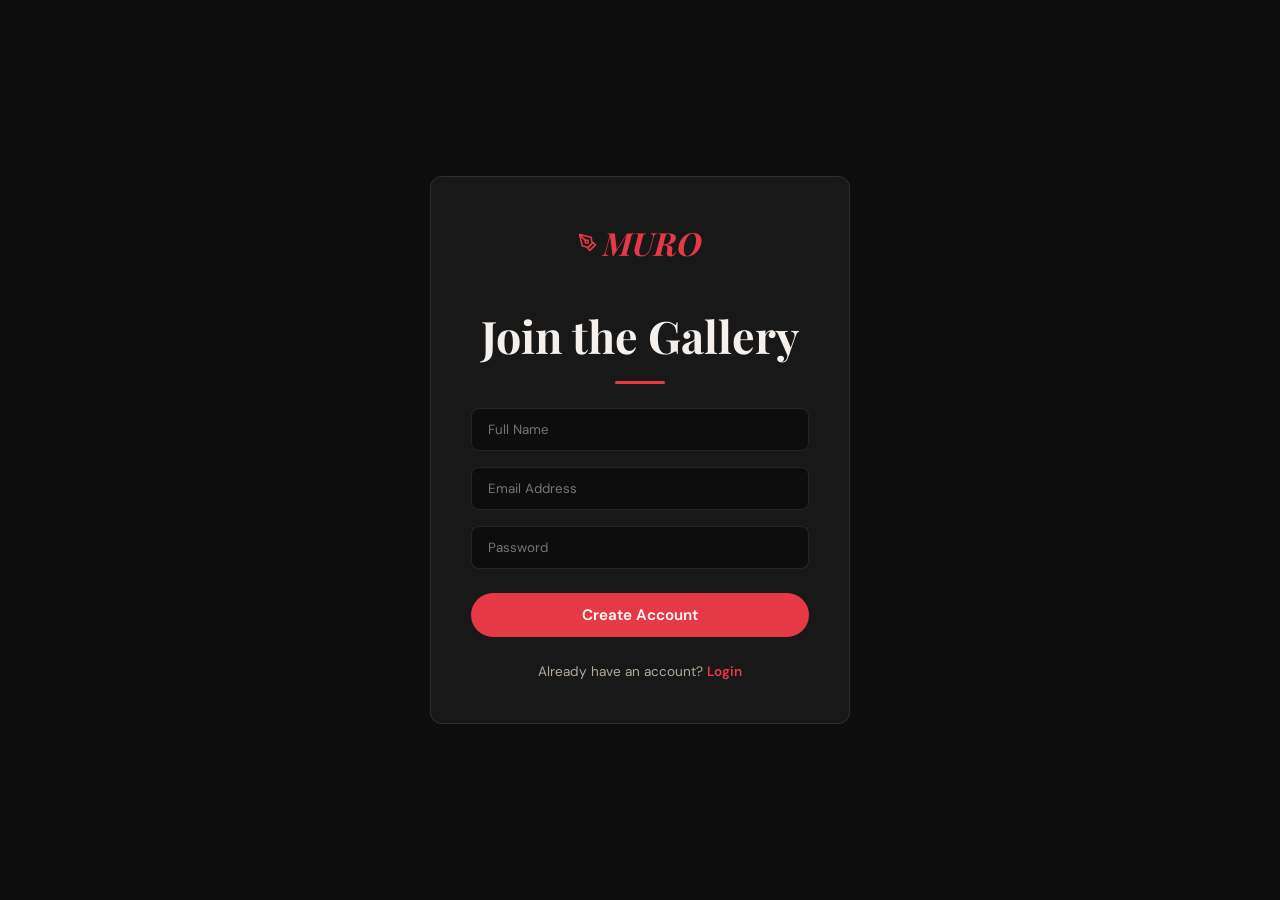
<file: register.html>
﻿<!DOCTYPE html>
<html lang="en" dir="ltr">
<head>
  <meta charset="UTF-8">
  <meta name="viewport" content="width=device-width, initial-scale=1.0">
  <title>Register | MURO</title>
  <link rel="icon" type="image/png" href="assets/images/favicon.png">
  <link rel="stylesheet" href="style.css">
</head>
<body data-theme="dark" class="auth-page">
  <div class="auth-card">
    <a href="index.html" class="auth-logo">MURO</a>
    <h2>Join the Gallery</h2>
    <form>
      <div class="form-group"><input type="text" placeholder="Full Name" required></div>
      <div class="form-group"><input type="email" placeholder="Email Address" required></div>
      <div class="form-group"><input type="password" placeholder="Password" required></div>
      <button type="submit" class="btn btn-primary">Create Account</button>
    </form>
    <div class="auth-footer"><p>Already have an account? <a href="login.html">Login</a></p></div>
  </div>
</body>
</html>
</file>
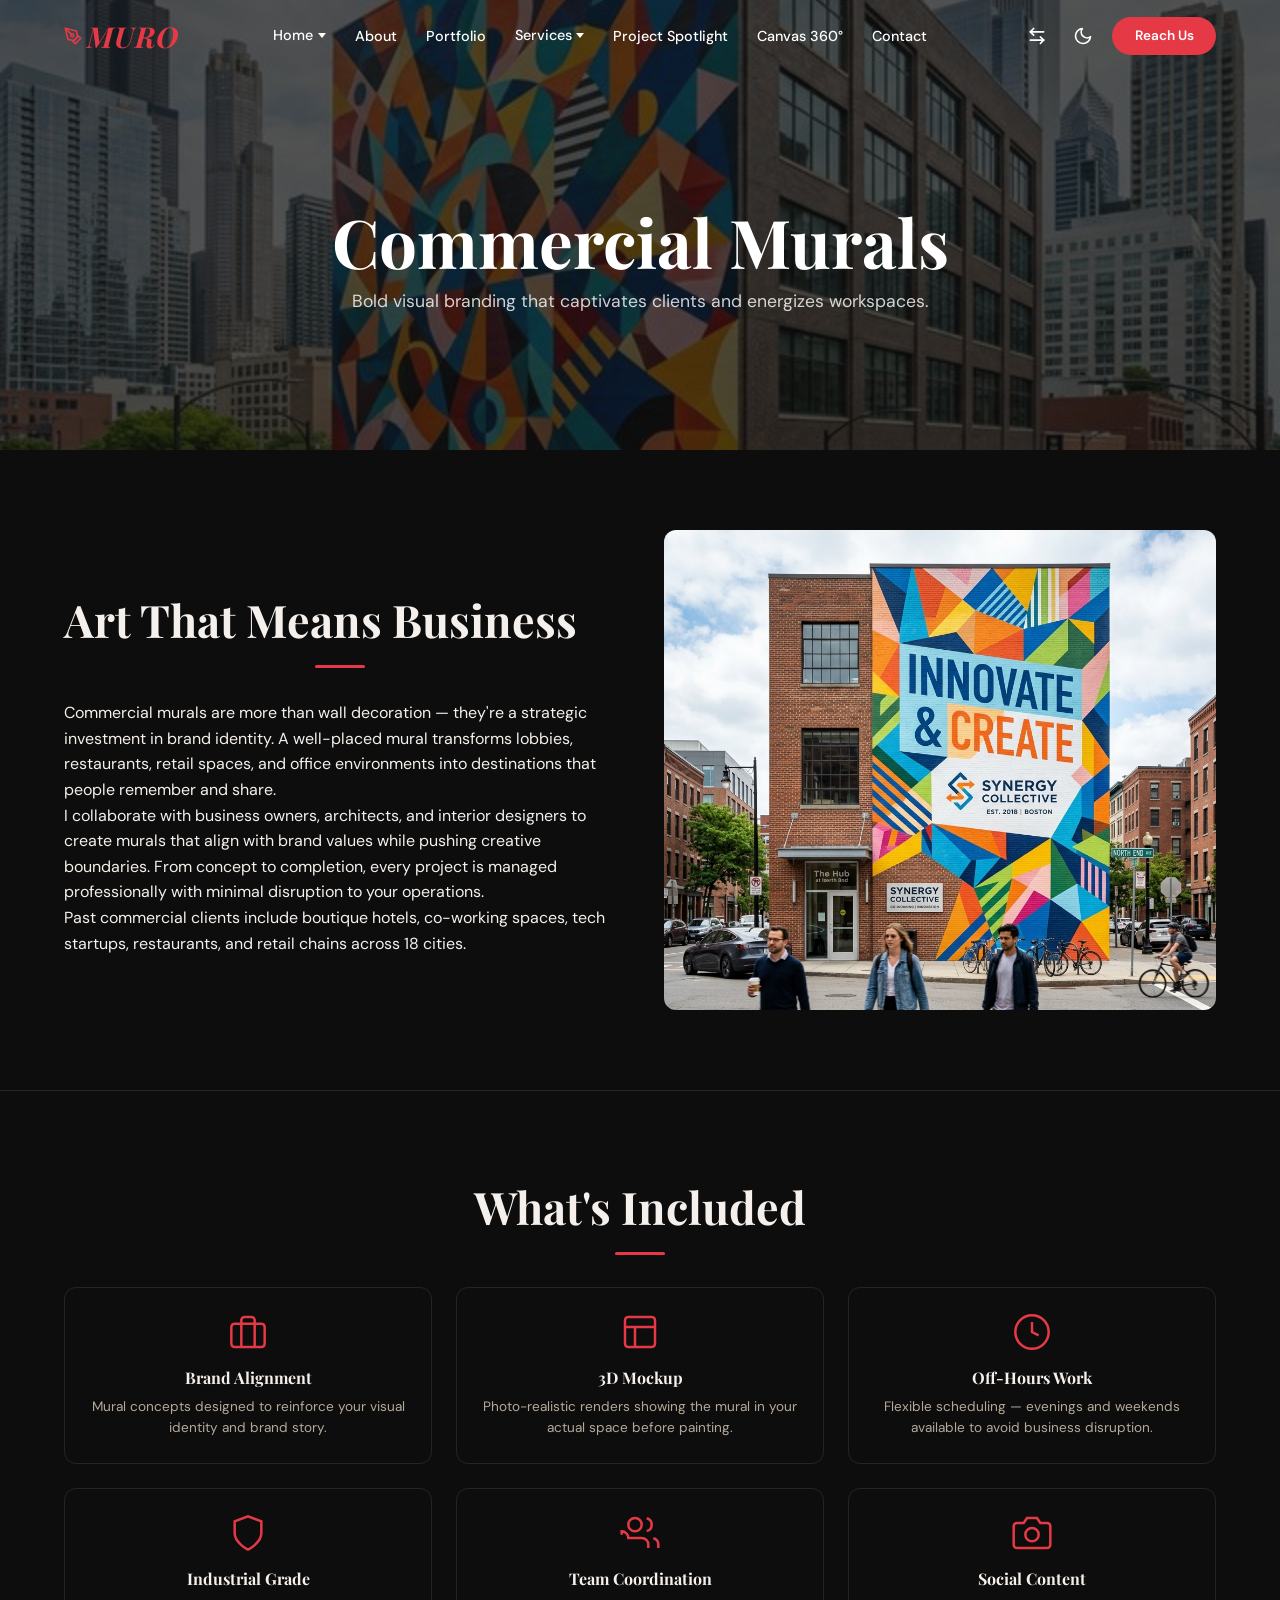
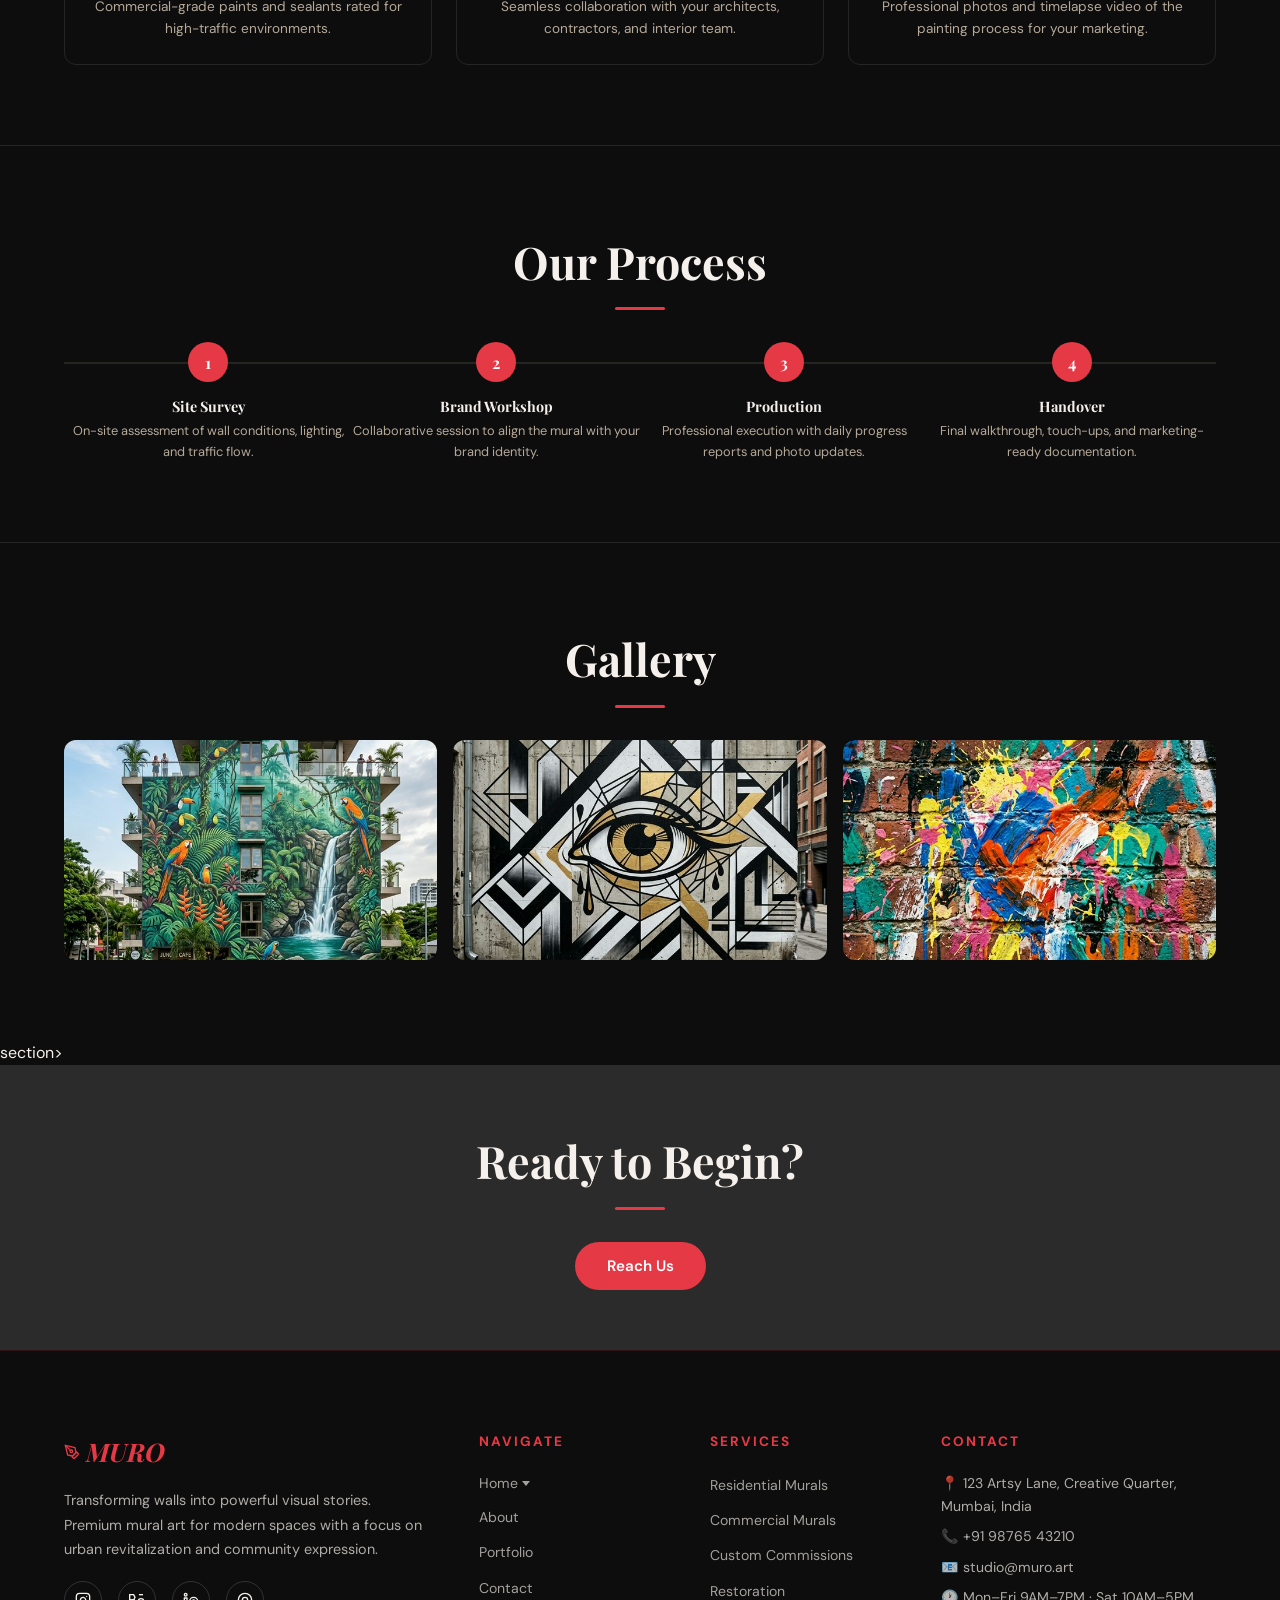
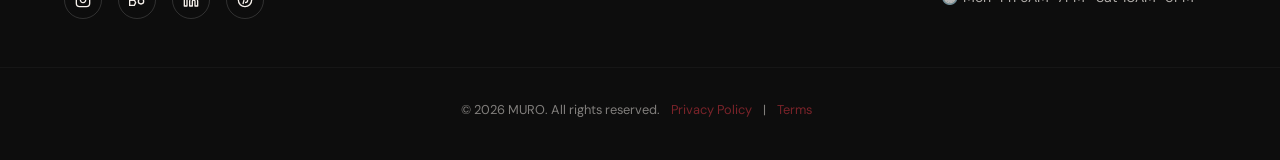
<file: services-commercial.html>
<!DOCTYPE html>
<html lang="en" dir="ltr">
<head>
  <meta charset="UTF-8">
  <meta name="viewport" content="width=device-width, initial-scale=1.0">
  <title>Commercial Murals | MURO</title>
  <meta name="description" content="Large-scale commercial murals for offices, restaurants, hotels, and retail spaces. Bold branding through public art by MURO.">
  <link rel="icon" type="image/png" href="assets/images/favicon.png">
  <link rel="stylesheet" href="style.css">
</head>
<body data-theme="dark" class="hero-dark">
  <nav><div class="container nav-container"><a href="index.html" class="logo">MURO</a><ul class="nav-links"><li class="nav-dropdown"><a href="#">Home</a><div class="dropdown-menu"><a href="index.html">Home 1</a><a href="home2.html">Home 2</a></div></li><li><a href="about.html">About</a></li><li><a href="portfolio.html">Portfolio</a></li><li class="nav-dropdown"><a href="#">Services</a><div class="dropdown-menu"><a href="services-residential.html">Residential Murals</a><a href="services-commercial.html">Commercial Murals</a><a href="services-commissions.html">Custom Commissions</a><a href="services-restoration.html">Restoration</a></div></li><li><a href="project-spotlight.html">Project Spotlight</a></li><li><a href="canvas360.html">Canvas 360°</a></li><li><a href="contact.html">Contact</a></li></ul><div class="nav-actions"><button class="toggle-btn" data-toggle="rtl" title="Toggle RTL/LTR"><svg viewBox="0 0 24 24"><path d="M8 3L4 7l4 4"/><path d="M4 7h16"/><path d="M16 21l4-4-4-4"/><path d="M20 17H4"/></svg></button><button class="toggle-btn" data-toggle="theme" title="Toggle Dark/Light"><svg class="icon-sun" viewBox="0 0 24 24" style="display:none"><circle cx="12" cy="12" r="5"/><line x1="12" y1="1" x2="12" y2="3"/><line x1="12" y1="21" x2="12" y2="23"/><line x1="4.22" y1="4.22" x2="5.64" y2="5.64"/><line x1="18.36" y1="18.36" x2="19.78" y2="19.78"/><line x1="1" y1="12" x2="3" y2="12"/><line x1="21" y1="12" x2="23" y2="12"/><line x1="4.22" y1="19.78" x2="5.64" y2="18.36"/><line x1="18.36" y1="5.64" x2="19.78" y2="4.22"/></svg><svg class="icon-moon" viewBox="0 0 24 24"><path d="M21 12.79A9 9 0 1111.21 3 7 7 0 0021 12.79z"/></svg></button><a href="contact.html" class="nav-reach-btn">Reach Us</a><div class="hamburger"><span></span><span></span><span></span></div></div></div></nav>
  <div class="mobile-menu">
    <div class="mobile-dropdown"><button class="mobile-dropdown-toggle">Home ▾</button><div class="mobile-sub"><a href="index.html">Home 1</a><a href="home2.html">Home 2</a></div></div>
    <a href="about.html">About</a>
    <a href="portfolio.html">Portfolio</a>
    <div class="mobile-dropdown"><button class="mobile-dropdown-toggle">Services ▾</button><div class="mobile-sub"><a href="services-residential.html">Residential Murals</a><a href="services-commercial.html">Commercial Murals</a><a href="services-commissions.html">Custom Commissions</a><a href="services-restoration.html">Restoration</a></div></div>
<a href="project-spotlight.html">Spotlight</a><a href="canvas360.html">Canvas 360°</a><a href="contact.html">Contact</a><div style="display:flex;gap:.8rem;margin-top:1rem"><button class="toggle-btn" data-toggle="rtl" title="RTL"><svg viewBox="0 0 24 24" style="width:20px;height:20px;stroke:currentColor;fill:none;stroke-width:2;stroke-linecap:round;stroke-linejoin:round"><path d="M8 3L4 7l4 4"/><path d="M4 7h16"/><path d="M16 21l4-4-4-4"/><path d="M20 17H4"/></svg></button><button class="toggle-btn" data-toggle="theme" title="Theme"><svg class="icon-sun" viewBox="0 0 24 24" style="display:none;width:20px;height:20px;stroke:currentColor;fill:none;stroke-width:2"><circle cx="12" cy="12" r="5"/><line x1="12" y1="1" x2="12" y2="3"/><line x1="12" y1="21" x2="12" y2="23"/><line x1="4.22" y1="4.22" x2="5.64" y2="5.64"/><line x1="18.36" y1="18.36" x2="19.78" y2="19.78"/><line x1="1" y1="12" x2="3" y2="12"/><line x1="21" y1="12" x2="23" y2="12"/><line x1="4.22" y1="19.78" x2="5.64" y2="18.36"/><line x1="18.36" y1="5.64" x2="19.78" y2="4.22"/></svg><svg class="icon-moon" viewBox="0 0 24 24" style="width:20px;height:20px;stroke:currentColor;fill:none;stroke-width:2"><path d="M21 12.79A9 9 0 1111.21 3 7 7 0 0021 12.79z"/></svg></button></div><a href="contact.html" class="btn btn-primary" style="margin-top:.5rem;width:80%">Reach Us</a></div>

  <main>
    <section class="page-hero" style="background-image:url('assets/images/service-commercial.png')">
      <div class="hero-inner"><h1>Commercial Murals</h1><p>Bold visual branding that captivates clients and energizes workspaces.</p></div>
    </section>
    <section class="section"><div class="container"><div class="svc-overview reveal">
      <div><h2 style="text-align:left">Art That Means Business</h2><p>Commercial murals are more than wall decoration — they're a strategic investment in brand identity. A well-placed mural transforms lobbies, restaurants, retail spaces, and office environments into destinations that people remember and share.</p><p>I collaborate with business owners, architects, and interior designers to create murals that align with brand values while pushing creative boundaries. From concept to completion, every project is managed professionally with minimal disruption to your operations.</p><p>Past commercial clients include boutique hotels, co-working spaces, tech startups, restaurants, and retail chains across 18 cities.</p></div>
      <img src="assets/images/svc-commercial.png" alt="Commercial mural example">
    </div></div></section>

    <div class="section-divider"></div>

    <section class="section"><div class="container"><h2 class="reveal">What's Included</h2><div class="included-grid">
      <div class="included-item reveal"><div class="inc-icon"><svg viewBox="0 0 24 24"><rect x="2" y="7" width="20" height="14" rx="2" ry="2"/><path d="M16 21V5a2 2 0 00-2-2h-4a2 2 0 00-2 2v16"/></svg></div><h3>Brand Alignment</h3><p>Mural concepts designed to reinforce your visual identity and brand story.</p></div>
      <div class="included-item reveal"><div class="inc-icon"><svg viewBox="0 0 24 24"><rect x="3" y="3" width="18" height="18" rx="2" ry="2"/><line x1="3" y1="9" x2="21" y2="9"/><line x1="9" y1="21" x2="9" y2="9"/></svg></div><h3>3D Mockup</h3><p>Photo-realistic renders showing the mural in your actual space before painting.</p></div>
      <div class="included-item reveal"><div class="inc-icon"><svg viewBox="0 0 24 24"><circle cx="12" cy="12" r="10"/><polyline points="12 6 12 12 16 14"/></svg></div><h3>Off-Hours Work</h3><p>Flexible scheduling — evenings and weekends available to avoid business disruption.</p></div>
      <div class="included-item reveal"><div class="inc-icon"><svg viewBox="0 0 24 24"><path d="M12 22s8-4 8-10V5l-8-3-8 3v7c0 6 8 10 8 10z"/></svg></div><h3>Industrial Grade</h3><p>Commercial-grade paints and sealants rated for high-traffic environments.</p></div>
      <div class="included-item reveal"><div class="inc-icon"><svg viewBox="0 0 24 24"><path d="M17 21v-2a4 4 0 00-4-4H5a4 4 0 00-4-4v2"/><circle cx="9" cy="7" r="4"/><path d="M23 21v-2a4 4 0 00-3-3.87"/><path d="M16 3.13a4 4 0 010 7.75"/></svg></div><h3>Team Coordination</h3><p>Seamless collaboration with your architects, contractors, and interior team.</p></div>
      <div class="included-item reveal"><div class="inc-icon"><svg viewBox="0 0 24 24"><path d="M23 19a2 2 0 01-2 2H3a2 2 0 01-2-2V8a2 2 0 012-2h4l2-3h6l2 3h4a2 2 0 012 2z"/><circle cx="12" cy="13" r="4"/></svg></div><h3>Social Content</h3><p>Professional photos and timelapse video of the painting process for your marketing.</p></div>
    </div></div></section>

    <div class="section-divider"></div>

    <section class="section"><div class="container"><h2 class="reveal">Our Process</h2><div class="stepper">
      <div class="st-step reveal"><div class="st-num">1</div><div><h3>Site Survey</h3><p>On-site assessment of wall conditions, lighting, and traffic flow.</p></div></div>
      <div class="st-step reveal"><div class="st-num">2</div><div><h3>Brand Workshop</h3><p>Collaborative session to align the mural with your brand identity.</p></div></div>
      <div class="st-step reveal"><div class="st-num">3</div><div><h3>Production</h3><p>Professional execution with daily progress reports and photo updates.</p></div></div>
      <div class="st-step reveal"><div class="st-num">4</div><div><h3>Handover</h3><p>Final walkthrough, touch-ups, and marketing-ready documentation.</p></div></div>
    </div></div></section>

    <div class="section-divider"></div>

    <section class="section"><div class="container"><h2 class="reveal">Gallery</h2><div class="svc-gallery">
      <div class="svc-gallery-item reveal"><img src="assets/images/mural-2.png" alt="Commercial 1"></div>
      <div class="svc-gallery-item reveal"><img src="assets/images/mural-3.png" alt="Commercial 2"></div>
      <div class="svc-gallery-item reveal"><img src="assets/images/social-2.png" alt="Commercial 3"></div>
    </div></div></section>section>

    <section class="cta-strip"><div class="container reveal"><h2>Ready to Begin?</h2><div class="centered-btn"><a href="contact.html" class="btn btn-primary">Reach Us</a></div></div></section>
  </main>

    <footer>
    <div class="container footer-grid">
      <div class="footer-brand">
        <span class="footer-logo">MURO</span>
        <p>Transforming walls into powerful visual stories. Premium mural art for modern spaces with a focus on urban revitalization and community expression.</p>
        <div class="footer-social-icons">
          <a href="#" title="Instagram"><svg viewBox="0 0 24 24" fill="none" stroke="currentColor" stroke-width="2" stroke-linecap="round" stroke-linejoin="round"><rect x="2" y="2" width="20" height="20" rx="5" ry="5"/><path d="M16 11.37A4 4 0 1112.63 8 4 4 0 0116 11.37z"/><line x1="17.5" y1="6.5" x2="17.51" y2="6.5"/></svg></a>
          <a href="#" title="Behance"><svg viewBox="0 0 24 24" fill="none" stroke="currentColor" stroke-width="2"><path d="M1 12h6l2-4-2-4H1z"/><path d="M1 20h7l2-4-2-4H1z"/><path d="M15 4h6"/><circle cx="18" cy="14" r="4"/></svg></a>
          <a href="#" title="LinkedIn"><svg viewBox="0 0 24 24" fill="none" stroke="currentColor" stroke-width="2" stroke-linecap="round" stroke-linejoin="round"><path d="M16 8a6 6 0 016 6v7h-4v-7a2 2 0 00-2-2 2 2 0 00-2 2v7h-4v-7a6 6 0 016-6z"/><rect x="2" y="9" width="4" height="12"/><circle cx="4" cy="4" r="2"/></svg></a>
          <a href="#" title="Pinterest"><svg viewBox="0 0 24 24" fill="none" stroke="currentColor" stroke-width="2"><circle cx="12" cy="12" r="10"/><path d="M8 12c0-2.2 1.8-4 4-4s4 1.8 4 4-1.8 4-4 4"/><path d="M9 18l1.5-6"/></svg></a>
        </div>
      </div>
      <div class="footer-col">
        <h4>Navigate</h4>
        <ul>
          <li class="nav-dropdown"><a href="#">Home</a><div class="dropdown-menu"><a href="index.html">Home 1</a><a href="home2.html">Home 2</a></div></li>
          <li><a href="about.html">About</a></li>
          <li><a href="portfolio.html">Portfolio</a></li>

          <li><a href="contact.html">Contact</a></li>
        </ul>
      </div>
      <div class="footer-col">
        <h4>Services</h4>
        <ul>
          <li><a href="services-residential.html">Residential Murals</a></li>
          <li><a href="services-commercial.html">Commercial Murals</a></li>
          <li><a href="services-commissions.html">Custom Commissions</a></li>
          <li><a href="services-restoration.html">Restoration</a></li>
        </ul>
      </div>
      <div class="footer-col">
        <h4>Contact</h4>
        <div class="footer-contact-item">&#128205; 123 Artsy Lane, Creative Quarter, Mumbai, India</div>
        <div class="footer-contact-item">&#128222; +91 98765 43210</div>
        <div class="footer-contact-item">&#128231; studio@muro.art</div>
        <div class="footer-contact-item">&#128336; Mon&#8211;Fri 9AM&#8211;7PM &#183; Sat 10AM&#8211;5PM</div>
      </div>
    </div>
    <div class="footer-bottom">
      <p>&#169; 2026 MURO. All rights reserved. <a href="#">Privacy Policy</a> | <a href="#">Terms</a></p>
    </div>
  </footer>
  <button id="back-to-top" title="Back to top"><svg viewBox="0 0 24 24"><polyline points="18 15 12 9 6 15"/></svg></button>
  <script src="script.js"></script>
</body>
</html>
</file>
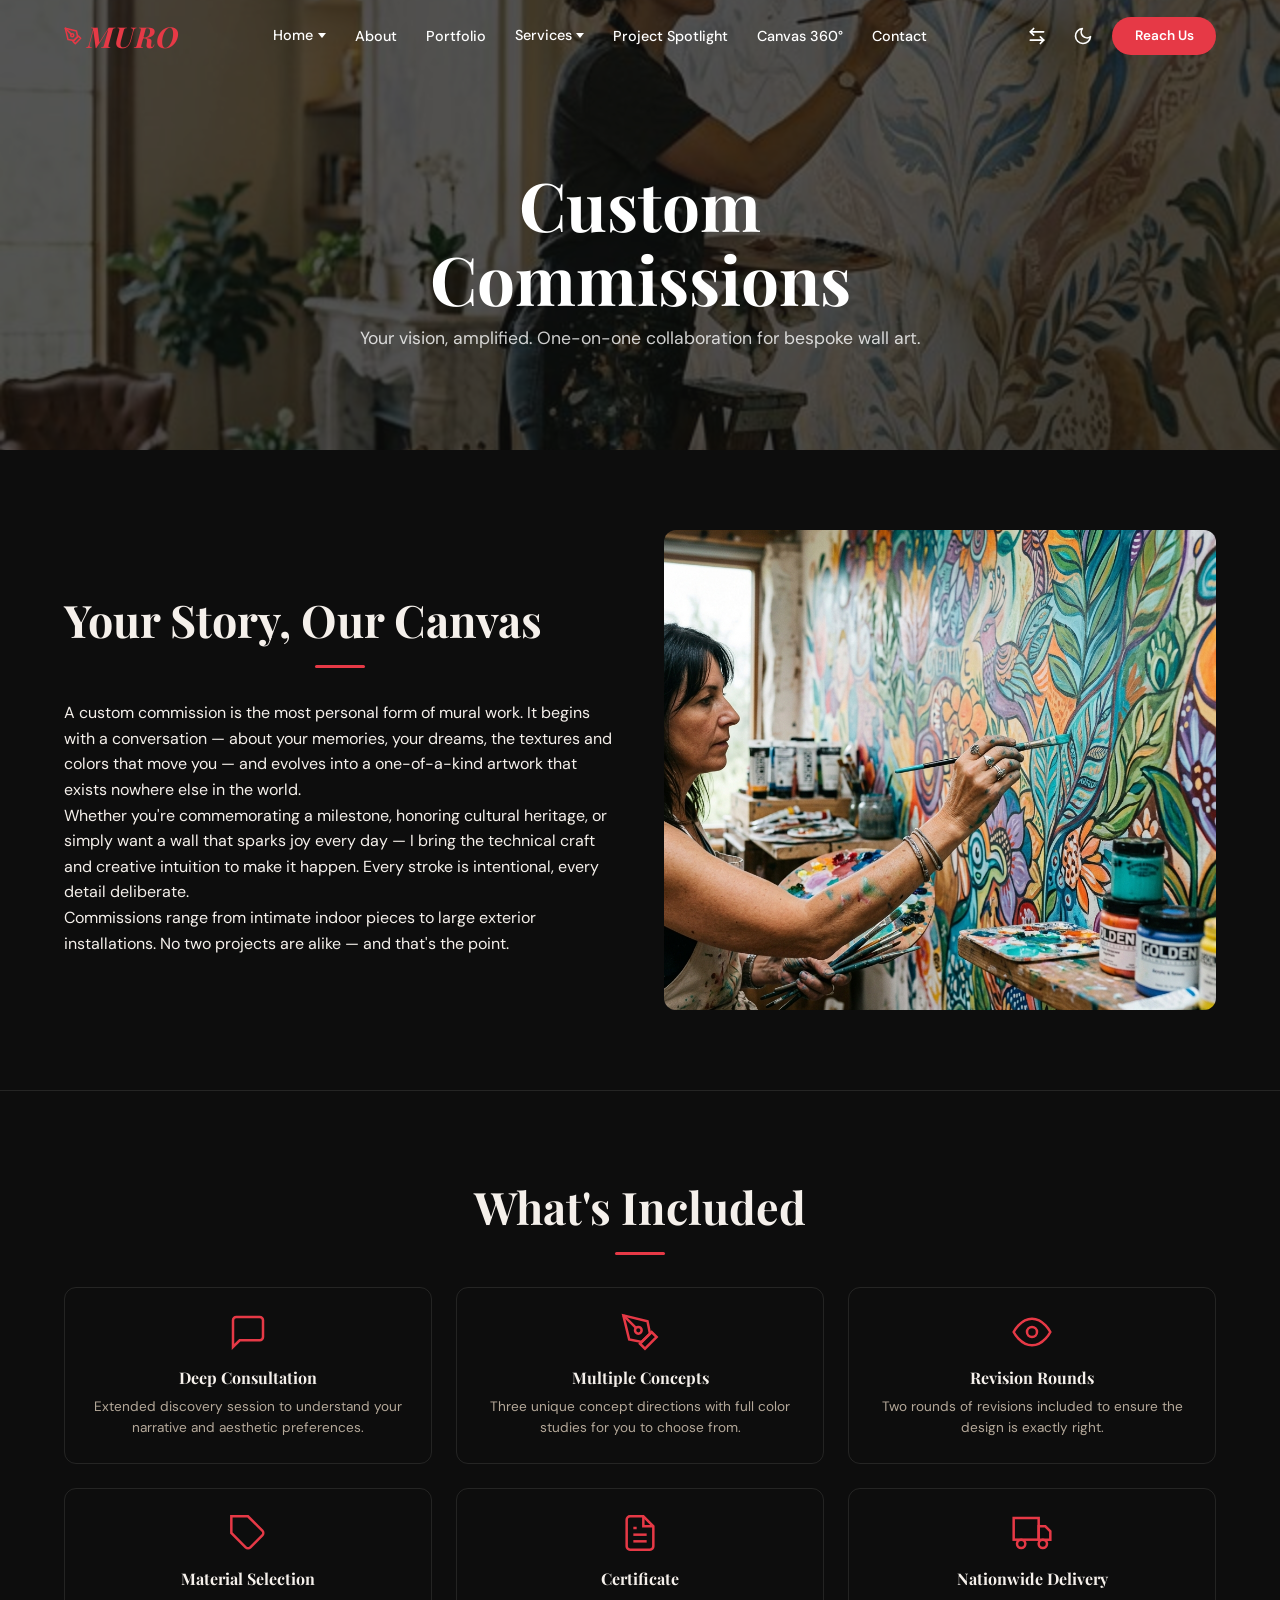
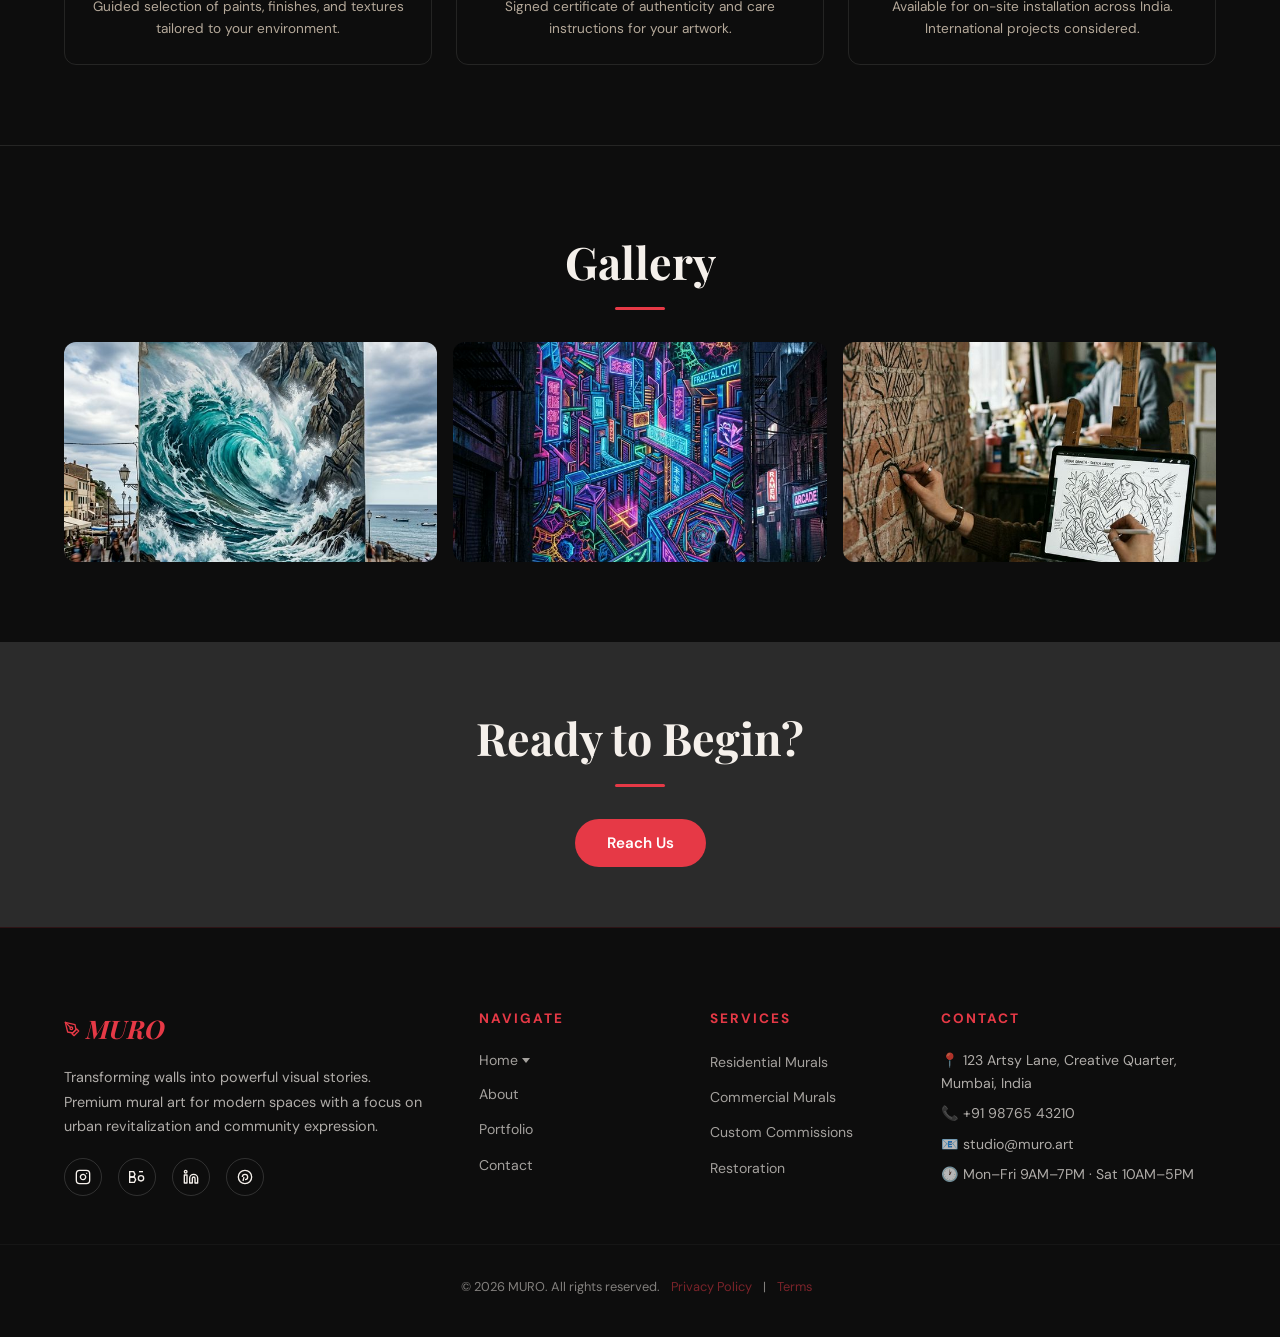
<file: services-commissions.html>
<!DOCTYPE html>
<html lang="en" dir="ltr">
<head>
  <meta charset="UTF-8">
  <meta name="viewport" content="width=device-width, initial-scale=1.0">
  <title>Custom Commissions | MURO</title>
  <meta name="description" content="Collaborate one-on-one with MURO to create a completely bespoke artwork tailored to your vision and space.">
  <link rel="icon" type="image/png" href="assets/images/favicon.png">
  <link rel="stylesheet" href="style.css">
</head>
<body data-theme="dark" class="hero-dark">
  <nav><div class="container nav-container"><a href="index.html" class="logo">MURO</a><ul class="nav-links"><li class="nav-dropdown"><a href="#">Home</a><div class="dropdown-menu"><a href="index.html">Home 1</a><a href="home2.html">Home 2</a></div></li><li><a href="about.html">About</a></li><li><a href="portfolio.html">Portfolio</a></li><li class="nav-dropdown"><a href="#">Services</a><div class="dropdown-menu"><a href="services-residential.html">Residential Murals</a><a href="services-commercial.html">Commercial Murals</a><a href="services-commissions.html">Custom Commissions</a><a href="services-restoration.html">Restoration</a></div></li><li><a href="project-spotlight.html">Project Spotlight</a></li><li><a href="canvas360.html">Canvas 360°</a></li><li><a href="contact.html">Contact</a></li></ul><div class="nav-actions"><button class="toggle-btn" data-toggle="rtl" title="Toggle RTL/LTR"><svg viewBox="0 0 24 24"><path d="M8 3L4 7l4 4"/><path d="M4 7h16"/><path d="M16 21l4-4-4-4"/><path d="M20 17H4"/></svg></button><button class="toggle-btn" data-toggle="theme" title="Toggle Dark/Light"><svg class="icon-sun" viewBox="0 0 24 24" style="display:none"><circle cx="12" cy="12" r="5"/><line x1="12" y1="1" x2="12" y2="3"/><line x1="12" y1="21" x2="12" y2="23"/><line x1="4.22" y1="4.22" x2="5.64" y2="5.64"/><line x1="18.36" y1="18.36" x2="19.78" y2="19.78"/><line x1="1" y1="12" x2="3" y2="12"/><line x1="21" y1="12" x2="23" y2="12"/><line x1="4.22" y1="19.78" x2="5.64" y2="18.36"/><line x1="18.36" y1="5.64" x2="19.78" y2="4.22"/></svg><svg class="icon-moon" viewBox="0 0 24 24"><path d="M21 12.79A9 9 0 1111.21 3 7 7 0 0021 12.79z"/></svg></button><a href="contact.html" class="nav-reach-btn">Reach Us</a><div class="hamburger"><span></span><span></span><span></span></div></div></div></nav>
  <div class="mobile-menu">
    <div class="mobile-dropdown"><button class="mobile-dropdown-toggle">Home ▾</button><div class="mobile-sub"><a href="index.html">Home 1</a><a href="home2.html">Home 2</a></div></div>
    <a href="about.html">About</a>
    <a href="portfolio.html">Portfolio</a>
    <div class="mobile-dropdown"><button class="mobile-dropdown-toggle">Services ▾</button><div class="mobile-sub"><a href="services-residential.html">Residential Murals</a><a href="services-commercial.html">Commercial Murals</a><a href="services-commissions.html">Custom Commissions</a><a href="services-restoration.html">Restoration</a></div></div>
<a href="project-spotlight.html">Spotlight</a><a href="canvas360.html">Canvas 360°</a><a href="contact.html">Contact</a><div style="display:flex;gap:.8rem;margin-top:1rem"><button class="toggle-btn" data-toggle="rtl" title="RTL"><svg viewBox="0 0 24 24" style="width:20px;height:20px;stroke:currentColor;fill:none;stroke-width:2;stroke-linecap:round;stroke-linejoin:round"><path d="M8 3L4 7l4 4"/><path d="M4 7h16"/><path d="M16 21l4-4-4-4"/><path d="M20 17H4"/></svg></button><button class="toggle-btn" data-toggle="theme" title="Theme"><svg class="icon-sun" viewBox="0 0 24 24" style="display:none;width:20px;height:20px;stroke:currentColor;fill:none;stroke-width:2"><circle cx="12" cy="12" r="5"/><line x1="12" y1="1" x2="12" y2="3"/><line x1="12" y1="21" x2="12" y2="23"/><line x1="4.22" y1="4.22" x2="5.64" y2="5.64"/><line x1="18.36" y1="18.36" x2="19.78" y2="19.78"/><line x1="1" y1="12" x2="3" y2="12"/><line x1="21" y1="12" x2="23" y2="12"/><line x1="4.22" y1="19.78" x2="5.64" y2="18.36"/><line x1="18.36" y1="5.64" x2="19.78" y2="4.22"/></svg><svg class="icon-moon" viewBox="0 0 24 24" style="width:20px;height:20px;stroke:currentColor;fill:none;stroke-width:2"><path d="M21 12.79A9 9 0 1111.21 3 7 7 0 0021 12.79z"/></svg></button></div><a href="contact.html" class="btn btn-primary" style="margin-top:.5rem;width:80%">Reach Us</a></div>

  <main>
    <section class="page-hero" style="background-image:url('assets/images/service-commissions.png')">
      <div class="hero-inner"><h1>Custom Commissions</h1><p>Your vision, amplified. One-on-one collaboration for bespoke wall art.</p></div>
    </section>

    <section class="section"><div class="container"><div class="svc-overview reveal">
      <div><h2 style="text-align:left">Your Story, Our Canvas</h2><p>A custom commission is the most personal form of mural work. It begins with a conversation — about your memories, your dreams, the textures and colors that move you — and evolves into a one-of-a-kind artwork that exists nowhere else in the world.</p><p>Whether you're commemorating a milestone, honoring cultural heritage, or simply want a wall that sparks joy every day — I bring the technical craft and creative intuition to make it happen. Every stroke is intentional, every detail deliberate.</p><p>Commissions range from intimate indoor pieces to large exterior installations. No two projects are alike — and that's the point.</p></div>
      <img src="assets/images/svc-commissions.png" alt="Custom commission artwork">
    </div></div></section>

    <div class="section-divider"></div>

    <section class="section"><div class="container"><h2 class="reveal">What's Included</h2><div class="included-grid">
      <div class="included-item reveal"><div class="inc-icon"><svg viewBox="0 0 24 24"><path d="M21 15a2 2 0 01-2 2H7l-4 4V5a2 2 0 012-2h14a2 2 0 012 2z"/></svg></div><h3>Deep Consultation</h3><p>Extended discovery session to understand your narrative and aesthetic preferences.</p></div>
      <div class="included-item reveal"><div class="inc-icon"><svg viewBox="0 0 24 24"><path d="M12 19l7-7 3 3-7 7-3-3z"/><path d="M18 13l-1.5-7.5L2 2l3.5 14.5L13 18l5-5z"/><path d="M2 2l7.586 7.586"/><circle cx="11" cy="11" r="2"/></svg></div><h3>Multiple Concepts</h3><p>Three unique concept directions with full color studies for you to choose from.</p></div>
      <div class="included-item reveal"><div class="inc-icon"><svg viewBox="0 0 24 24"><path d="M1 12s4-8 11-8 11 8 11 8-4 8-11 8-11-8-11-8z"/><circle cx="12" cy="12" r="3"/></svg></div><h3>Revision Rounds</h3><p>Two rounds of revisions included to ensure the design is exactly right.</p></div>
      <div class="included-item reveal"><div class="inc-icon"><svg viewBox="0 0 24 24"><path d="M20.59 13.41l-7.17 7.17a2 2 0 01-2.83 0L2 12V2h10l8.59 8.59a2 2 0 010 2.82z"/><line x1="7" y1="7" x2="7.01" y2="7"/></svg></div><h3>Material Selection</h3><p>Guided selection of paints, finishes, and textures tailored to your environment.</p></div>
      <div class="included-item reveal"><div class="inc-icon"><svg viewBox="0 0 24 24"><path d="M14 2H6a2 2 0 00-2 2v16a2 2 0 002 2h12a2 2 0 002-2V8z"/><polyline points="14 2 14 8 20 8"/><line x1="16" y1="13" x2="8" y2="13"/><line x1="16" y1="17" x2="8" y2="17"/><polyline points="10 9 9 9 8 9"/></svg></div><h3>Certificate</h3><p>Signed certificate of authenticity and care instructions for your artwork.</p></div>
      <div class="included-item reveal"><div class="inc-icon"><svg viewBox="0 0 24 24"><rect x="1" y="3" width="15" height="13"/><polygon points="16 8 20 8 23 11 23 16 16 16 16 8"/><circle cx="5.5" cy="18.5" r="2.5"/><circle cx="18.5" cy="18.5" r="2.5"/></svg></div><h3>Nationwide Delivery</h3><p>Available for on-site installation across India. International projects considered.</p></div>
    </div></div></section>

    <div class="section-divider"></div>

    <section class="section"><div class="container"><h2 class="reveal">Gallery</h2><div class="svc-gallery">
      <div class="svc-gallery-item reveal"><img src="assets/images/mural-5.png" alt="Commission 1"></div>
      <div class="svc-gallery-item reveal"><img src="assets/images/mural-6.png" alt="Commission 2"></div>
      <div class="svc-gallery-item reveal"><img src="assets/images/process-1.png" alt="Commission 3"></div>
    </div></div></section>

    <section class="cta-strip"><div class="container reveal"><h2>Ready to Begin?</h2><div class="centered-btn"><a href="contact.html" class="btn btn-primary">Reach Us</a></div></div></section>
  </main>

    <footer>
    <div class="container footer-grid">
      <div class="footer-brand">
        <span class="footer-logo">MURO</span>
        <p>Transforming walls into powerful visual stories. Premium mural art for modern spaces with a focus on urban revitalization and community expression.</p>
        <div class="footer-social-icons">
          <a href="#" title="Instagram"><svg viewBox="0 0 24 24" fill="none" stroke="currentColor" stroke-width="2" stroke-linecap="round" stroke-linejoin="round"><rect x="2" y="2" width="20" height="20" rx="5" ry="5"/><path d="M16 11.37A4 4 0 1112.63 8 4 4 0 0116 11.37z"/><line x1="17.5" y1="6.5" x2="17.51" y2="6.5"/></svg></a>
          <a href="#" title="Behance"><svg viewBox="0 0 24 24" fill="none" stroke="currentColor" stroke-width="2"><path d="M1 12h6l2-4-2-4H1z"/><path d="M1 20h7l2-4-2-4H1z"/><path d="M15 4h6"/><circle cx="18" cy="14" r="4"/></svg></a>
          <a href="#" title="LinkedIn"><svg viewBox="0 0 24 24" fill="none" stroke="currentColor" stroke-width="2" stroke-linecap="round" stroke-linejoin="round"><path d="M16 8a6 6 0 016 6v7h-4v-7a2 2 0 00-2-2 2 2 0 00-2 2v7h-4v-7a6 6 0 016-6z"/><rect x="2" y="9" width="4" height="12"/><circle cx="4" cy="4" r="2"/></svg></a>
          <a href="#" title="Pinterest"><svg viewBox="0 0 24 24" fill="none" stroke="currentColor" stroke-width="2"><circle cx="12" cy="12" r="10"/><path d="M8 12c0-2.2 1.8-4 4-4s4 1.8 4 4-1.8 4-4 4"/><path d="M9 18l1.5-6"/></svg></a>
        </div>
      </div>
      <div class="footer-col">
        <h4>Navigate</h4>
        <ul>
          <li class="nav-dropdown"><a href="#">Home</a><div class="dropdown-menu"><a href="index.html">Home 1</a><a href="home2.html">Home 2</a></div></li>
          <li><a href="about.html">About</a></li>
          <li><a href="portfolio.html">Portfolio</a></li>

          <li><a href="contact.html">Contact</a></li>
        </ul>
      </div>
      <div class="footer-col">
        <h4>Services</h4>
        <ul>
          <li><a href="services-residential.html">Residential Murals</a></li>
          <li><a href="services-commercial.html">Commercial Murals</a></li>
          <li><a href="services-commissions.html">Custom Commissions</a></li>
          <li><a href="services-restoration.html">Restoration</a></li>
        </ul>
      </div>
      <div class="footer-col">
        <h4>Contact</h4>
        <div class="footer-contact-item">&#128205; 123 Artsy Lane, Creative Quarter, Mumbai, India</div>
        <div class="footer-contact-item">&#128222; +91 98765 43210</div>
        <div class="footer-contact-item">&#128231; studio@muro.art</div>
        <div class="footer-contact-item">&#128336; Mon&#8211;Fri 9AM&#8211;7PM &#183; Sat 10AM&#8211;5PM</div>
      </div>
    </div>
    <div class="footer-bottom">
      <p>&#169; 2026 MURO. All rights reserved. <a href="#">Privacy Policy</a> | <a href="#">Terms</a></p>
    </div>
  </footer>
  <button id="back-to-top" title="Back to top"><svg viewBox="0 0 24 24"><polyline points="18 15 12 9 6 15"/></svg></button>
  <script src="script.js"></script>
</body>
</html>
</file>
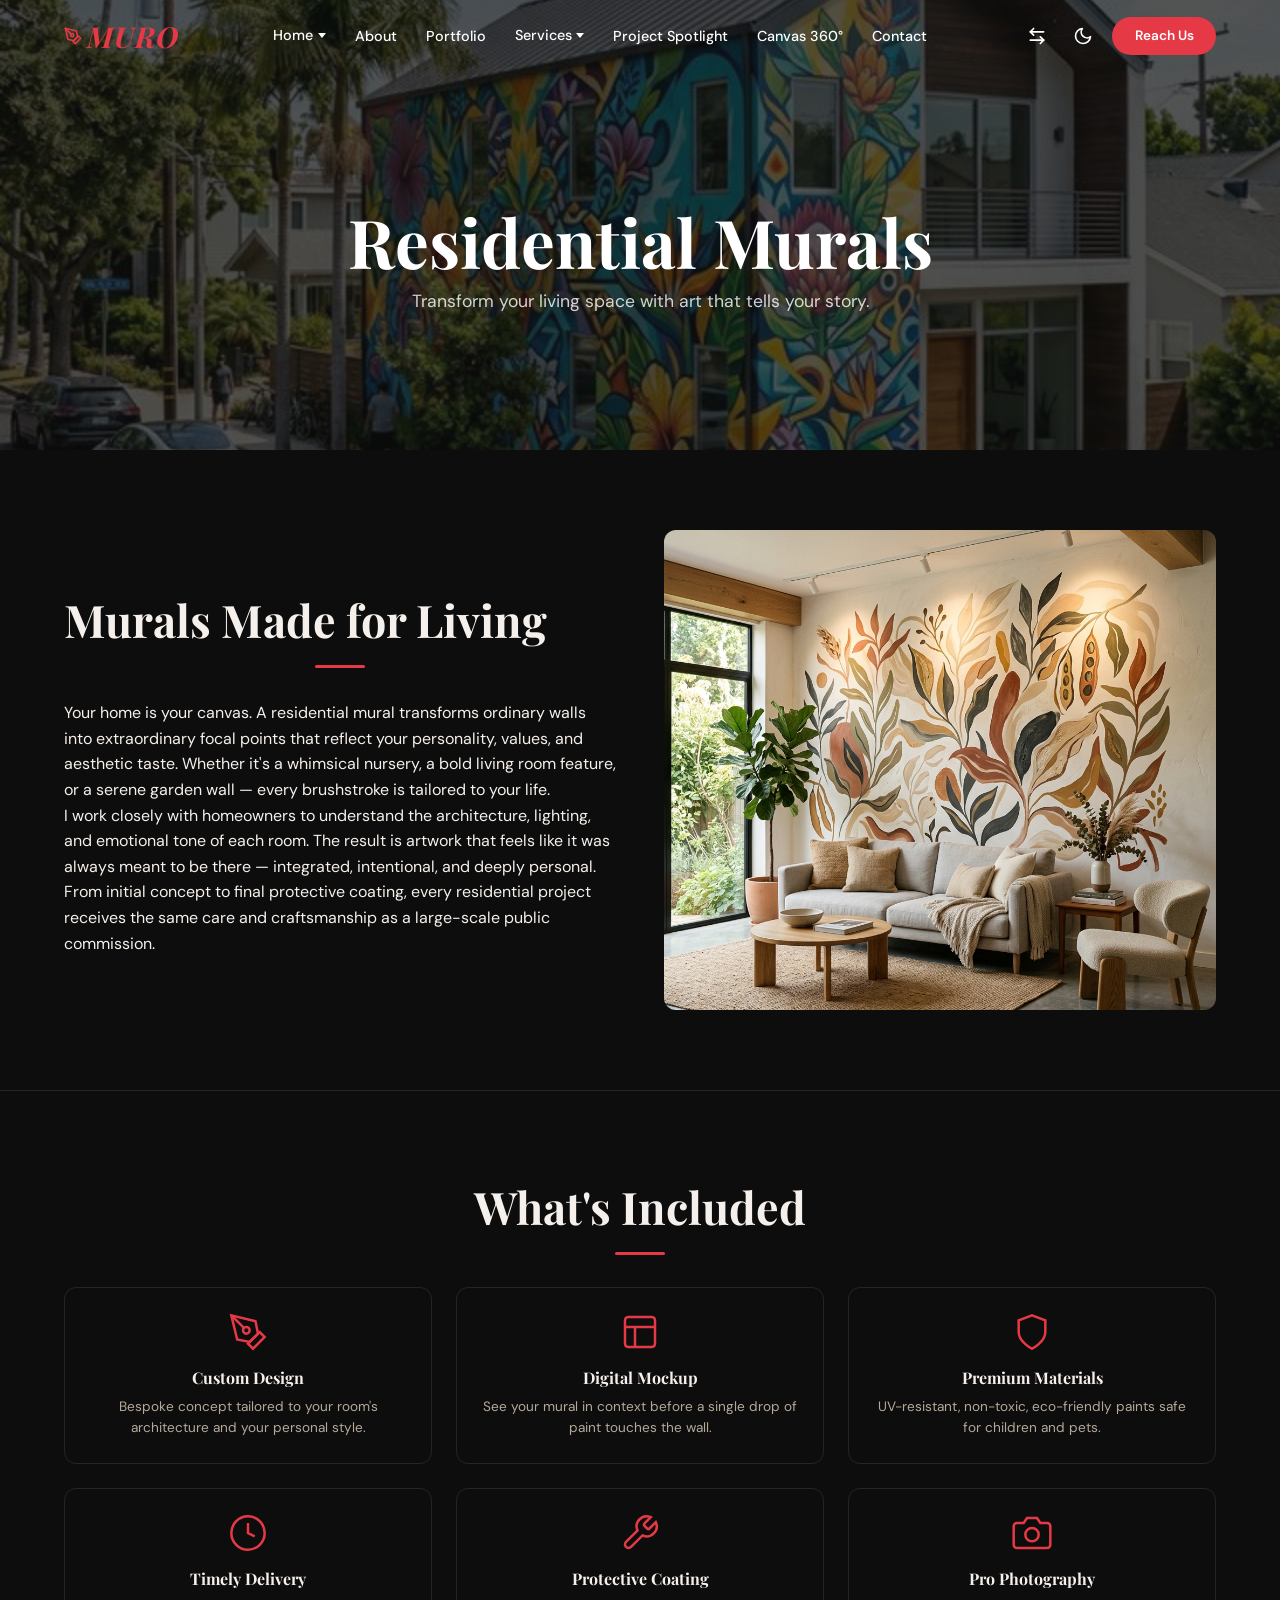
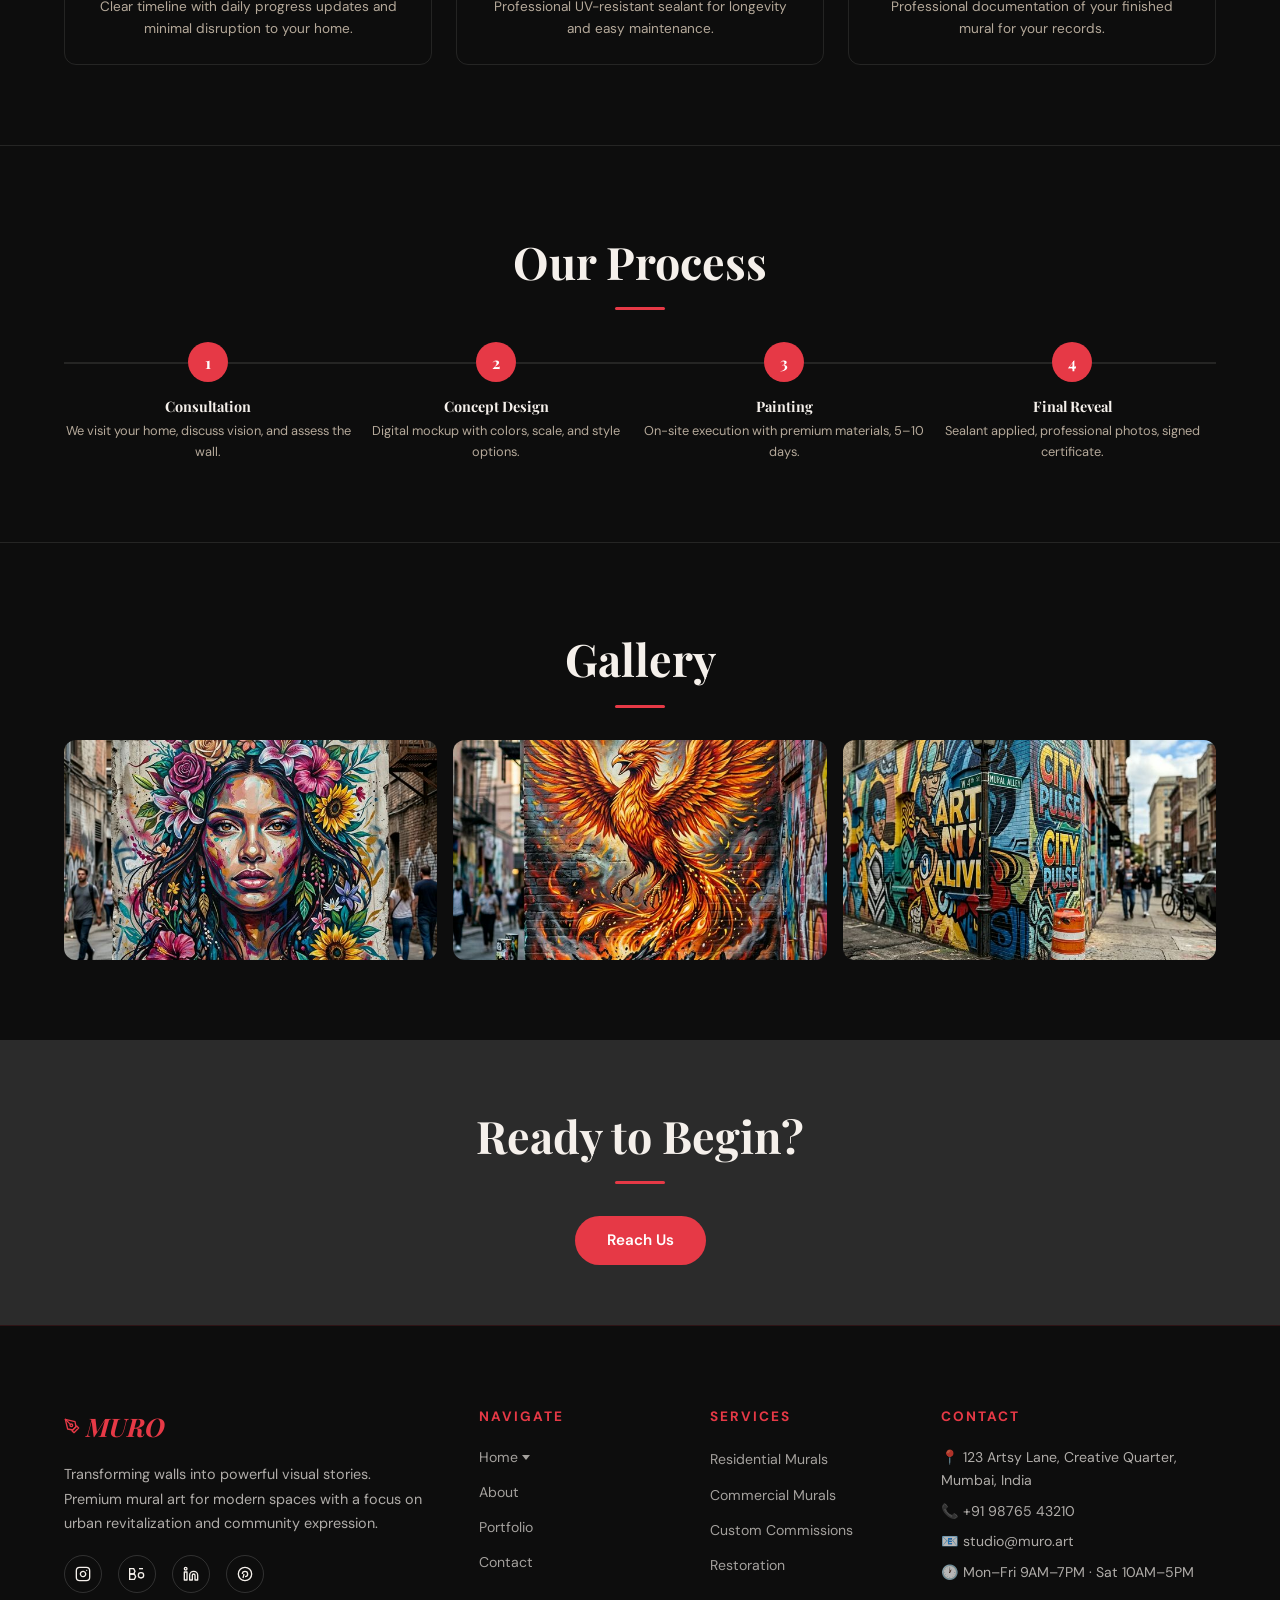
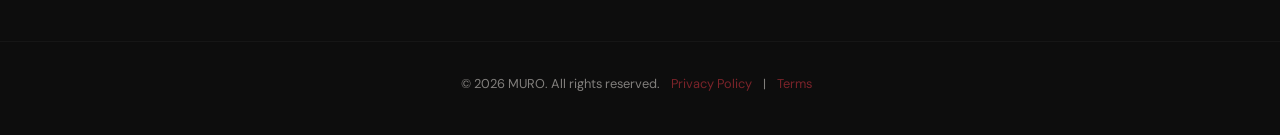
<file: services-residential.html>
<!DOCTYPE html>
<html lang="en" dir="ltr">
<head>
  <meta charset="UTF-8">
  <meta name="viewport" content="width=device-width, initial-scale=1.0">
  <title>Residential Murals | MURO</title>
  <meta name="description" content="Transform your home with a custom residential mural. MURO creates bespoke wall art for bedrooms, living rooms, nurseries, and garden walls.">
  <link rel="icon" type="image/png" href="assets/images/favicon.png">
  <link rel="stylesheet" href="style.css">
</head>
<body data-theme="dark" class="hero-dark">
  <nav><div class="container nav-container"><a href="index.html" class="logo">MURO</a><ul class="nav-links"><li class="nav-dropdown"><a href="#">Home</a><div class="dropdown-menu"><a href="index.html">Home 1</a><a href="home2.html">Home 2</a></div></li><li><a href="about.html">About</a></li><li><a href="portfolio.html">Portfolio</a></li><li class="nav-dropdown"><a href="#">Services</a><div class="dropdown-menu"><a href="services-residential.html">Residential Murals</a><a href="services-commercial.html">Commercial Murals</a><a href="services-commissions.html">Custom Commissions</a><a href="services-restoration.html">Restoration</a></div></li><li><a href="project-spotlight.html">Project Spotlight</a></li><li><a href="canvas360.html">Canvas 360°</a></li><li><a href="contact.html">Contact</a></li></ul><div class="nav-actions"><button class="toggle-btn" data-toggle="rtl" title="Toggle RTL/LTR"><svg viewBox="0 0 24 24"><path d="M8 3L4 7l4 4"/><path d="M4 7h16"/><path d="M16 21l4-4-4-4"/><path d="M20 17H4"/></svg></button><button class="toggle-btn" data-toggle="theme" title="Toggle Dark/Light"><svg class="icon-sun" viewBox="0 0 24 24" style="display:none"><circle cx="12" cy="12" r="5"/><line x1="12" y1="1" x2="12" y2="3"/><line x1="12" y1="21" x2="12" y2="23"/><line x1="4.22" y1="4.22" x2="5.64" y2="5.64"/><line x1="18.36" y1="18.36" x2="19.78" y2="19.78"/><line x1="1" y1="12" x2="3" y2="12"/><line x1="21" y1="12" x2="23" y2="12"/><line x1="4.22" y1="19.78" x2="5.64" y2="18.36"/><line x1="18.36" y1="5.64" x2="19.78" y2="4.22"/></svg><svg class="icon-moon" viewBox="0 0 24 24"><path d="M21 12.79A9 9 0 1111.21 3 7 7 0 0021 12.79z"/></svg></button><a href="contact.html" class="nav-reach-btn">Reach Us</a><div class="hamburger"><span></span><span></span><span></span></div></div></div></nav>
  <div class="mobile-menu">
    <div class="mobile-dropdown"><button class="mobile-dropdown-toggle">Home ▾</button><div class="mobile-sub"><a href="index.html">Home 1</a><a href="home2.html">Home 2</a></div></div>
    <a href="about.html">About</a>
    <a href="portfolio.html">Portfolio</a>
    <div class="mobile-dropdown"><button class="mobile-dropdown-toggle">Services ▾</button><div class="mobile-sub"><a href="services-residential.html">Residential Murals</a><a href="services-commercial.html">Commercial Murals</a><a href="services-commissions.html">Custom Commissions</a><a href="services-restoration.html">Restoration</a></div></div>
<a href="project-spotlight.html">Project Spotlight</a><a href="canvas360.html">Canvas 360°</a><a href="contact.html">Contact</a><div style="display:flex;gap:.8rem;margin-top:1rem"><button class="toggle-btn" data-toggle="rtl" title="RTL"><svg viewBox="0 0 24 24" style="width:20px;height:20px;stroke:currentColor;fill:none;stroke-width:2;stroke-linecap:round;stroke-linejoin:round"><path d="M8 3L4 7l4 4"/><path d="M4 7h16"/><path d="M16 21l4-4-4-4"/><path d="M20 17H4"/></svg></button><button class="toggle-btn" data-toggle="theme" title="Theme"><svg class="icon-sun" viewBox="0 0 24 24" style="display:none;width:20px;height:20px;stroke:currentColor;fill:none;stroke-width:2"><circle cx="12" cy="12" r="5"/><line x1="12" y1="1" x2="12" y2="3"/><line x1="12" y1="21" x2="12" y2="23"/><line x1="4.22" y1="4.22" x2="5.64" y2="5.64"/><line x1="18.36" y1="18.36" x2="19.78" y2="19.78"/><line x1="1" y1="12" x2="3" y2="12"/><line x1="21" y1="12" x2="23" y2="12"/><line x1="4.22" y1="19.78" x2="5.64" y2="18.36"/><line x1="18.36" y1="5.64" x2="19.78" y2="4.22"/></svg><svg class="icon-moon" viewBox="0 0 24 24" style="width:20px;height:20px;stroke:currentColor;fill:none;stroke-width:2"><path d="M21 12.79A9 9 0 1111.21 3 7 7 0 0021 12.79z"/></svg></button></div><a href="contact.html" class="btn btn-primary" style="margin-top:.5rem;width:80%">Reach Us</a></div>

  <main>
    <section class="page-hero" style="background-image:url('assets/images/service-residential.png')">
      <div class="hero-inner"><h1>Residential Murals</h1><p>Transform your living space with art that tells your story.</p></div>
    </section>

    <section class="section"><div class="container"><div class="svc-overview reveal">
      <div><h2 style="text-align:left">Murals Made for Living</h2><p>Your home is your canvas. A residential mural transforms ordinary walls into extraordinary focal points that reflect your personality, values, and aesthetic taste. Whether it's a whimsical nursery, a bold living room feature, or a serene garden wall — every brushstroke is tailored to your life.</p><p>I work closely with homeowners to understand the architecture, lighting, and emotional tone of each room. The result is artwork that feels like it was always meant to be there — integrated, intentional, and deeply personal.</p><p>From initial concept to final protective coating, every residential project receives the same care and craftsmanship as a large-scale public commission.</p></div>
      <img src="assets/images/svc-residential.png" alt="Residential mural example">
    </div></div></section>

    <div class="section-divider"></div>

    <section class="section"><div class="container"><h2 class="reveal">What's Included</h2><div class="included-grid">
      <div class="included-item reveal"><div class="inc-icon"><svg viewBox="0 0 24 24"><path d="M12 19l7-7 3 3-7 7-3-3z"/><path d="M18 13l-1.5-7.5L2 2l3.5 14.5L13 18l5-5z"/><path d="M2 2l7.586 7.586"/><circle cx="11" cy="11" r="2"/></svg></div><h3>Custom Design</h3><p>Bespoke concept tailored to your room's architecture and your personal style.</p></div>
      <div class="included-item reveal"><div class="inc-icon"><svg viewBox="0 0 24 24"><rect x="3" y="3" width="18" height="18" rx="2" ry="2"/><line x1="3" y1="9" x2="21" y2="9"/><line x1="9" y1="21" x2="9" y2="9"/></svg></div><h3>Digital Mockup</h3><p>See your mural in context before a single drop of paint touches the wall.</p></div>
      <div class="included-item reveal"><div class="inc-icon"><svg viewBox="0 0 24 24"><path d="M12 22s8-4 8-10V5l-8-3-8 3v7c0 6 8 10 8 10z"/></svg></div><h3>Premium Materials</h3><p>UV-resistant, non-toxic, eco-friendly paints safe for children and pets.</p></div>
      <div class="included-item reveal"><div class="inc-icon"><svg viewBox="0 0 24 24"><circle cx="12" cy="12" r="10"/><polyline points="12 6 12 12 16 14"/></svg></div><h3>Timely Delivery</h3><p>Clear timeline with daily progress updates and minimal disruption to your home.</p></div>
      <div class="included-item reveal"><div class="inc-icon"><svg viewBox="0 0 24 24"><path d="M14.7 6.3a1 1 0 000 1.4l1.6 1.6a1 1 0 001.4 0l3.77-3.77a6 6 0 01-7.94 7.94l-6.91 6.91a2.12 2.12 0 01-3-3l6.91-6.91a6 6 0 017.94-7.94l-3.76 3.76z"/></svg></div><h3>Protective Coating</h3><p>Professional UV-resistant sealant for longevity and easy maintenance.</p></div>
      <div class="included-item reveal"><div class="inc-icon"><svg viewBox="0 0 24 24"><path d="M23 19a2 2 0 01-2 2H3a2 2 0 01-2-2V8a2 2 0 012-2h4l2-3h6l2 3h4a2 2 0 012 2z"/><circle cx="12" cy="13" r="4"/></svg></div><h3>Pro Photography</h3><p>Professional documentation of your finished mural for your records.</p></div>
    </div></div></section>

    <div class="section-divider"></div>

    <section class="section"><div class="container"><h2 class="reveal">Our Process</h2><div class="stepper">
      <div class="st-step reveal"><div class="st-num">1</div><div><h3>Consultation</h3><p>We visit your home, discuss vision, and assess the wall.</p></div></div>
      <div class="st-step reveal"><div class="st-num">2</div><div><h3>Concept Design</h3><p>Digital mockup with colors, scale, and style options.</p></div></div>
      <div class="st-step reveal"><div class="st-num">3</div><div><h3>Painting</h3><p>On-site execution with premium materials, 5–10 days.</p></div></div>
      <div class="st-step reveal"><div class="st-num">4</div><div><h3>Final Reveal</h3><p>Sealant applied, professional photos, signed certificate.</p></div></div>
    </div></div></section>

    <div class="section-divider"></div>

    <section class="section"><div class="container"><h2 class="reveal">Gallery</h2><div class="svc-gallery">
      <div class="svc-gallery-item reveal"><img src="assets/images/mural-4.png" alt="Residential 1"></div>
      <div class="svc-gallery-item reveal"><img src="assets/images/mural-1.png" alt="Residential 2"></div>
      <div class="svc-gallery-item reveal"><img src="assets/images/social-1.png" alt="Residential 3"></div>
    </div></div></section>

    <section class="cta-strip"><div class="container reveal"><h2>Ready to Begin?</h2><div class="centered-btn"><a href="contact.html" class="btn btn-primary">Reach Us</a></div></div></section>
  </main>

    <footer>
    <div class="container footer-grid">
      <div class="footer-brand">
        <span class="footer-logo">MURO</span>
        <p>Transforming walls into powerful visual stories. Premium mural art for modern spaces with a focus on urban revitalization and community expression.</p>
        <div class="footer-social-icons">
          <a href="#" title="Instagram"><svg viewBox="0 0 24 24" fill="none" stroke="currentColor" stroke-width="2" stroke-linecap="round" stroke-linejoin="round"><rect x="2" y="2" width="20" height="20" rx="5" ry="5"/><path d="M16 11.37A4 4 0 1112.63 8 4 4 0 0116 11.37z"/><line x1="17.5" y1="6.5" x2="17.51" y2="6.5"/></svg></a>
          <a href="#" title="Behance"><svg viewBox="0 0 24 24" fill="none" stroke="currentColor" stroke-width="2"><path d="M1 12h6l2-4-2-4H1z"/><path d="M1 20h7l2-4-2-4H1z"/><path d="M15 4h6"/><circle cx="18" cy="14" r="4"/></svg></a>
          <a href="#" title="LinkedIn"><svg viewBox="0 0 24 24" fill="none" stroke="currentColor" stroke-width="2" stroke-linecap="round" stroke-linejoin="round"><path d="M16 8a6 6 0 016 6v7h-4v-7a2 2 0 00-2-2 2 2 0 00-2 2v7h-4v-7a6 6 0 016-6z"/><rect x="2" y="9" width="4" height="12"/><circle cx="4" cy="4" r="2"/></svg></a>
          <a href="#" title="Pinterest"><svg viewBox="0 0 24 24" fill="none" stroke="currentColor" stroke-width="2"><circle cx="12" cy="12" r="10"/><path d="M8 12c0-2.2 1.8-4 4-4s4 1.8 4 4-1.8 4-4 4"/><path d="M9 18l1.5-6"/></svg></a>
        </div>
      </div>
      <div class="footer-col">
        <h4>Navigate</h4>
        <ul>
          <li class="nav-dropdown"><a href="#">Home</a><div class="dropdown-menu"><a href="index.html">Home 1</a><a href="home2.html">Home 2</a></div></li>
          <li><a href="about.html">About</a></li>
          <li><a href="portfolio.html">Portfolio</a></li>

          <li><a href="contact.html">Contact</a></li>
        </ul>
      </div>
      <div class="footer-col">
        <h4>Services</h4>
        <ul>
          <li><a href="services-residential.html">Residential Murals</a></li>
          <li><a href="services-commercial.html">Commercial Murals</a></li>
          <li><a href="services-commissions.html">Custom Commissions</a></li>
          <li><a href="services-restoration.html">Restoration</a></li>
        </ul>
      </div>
      <div class="footer-col">
        <h4>Contact</h4>
        <div class="footer-contact-item">&#128205; 123 Artsy Lane, Creative Quarter, Mumbai, India</div>
        <div class="footer-contact-item">&#128222; +91 98765 43210</div>
        <div class="footer-contact-item">&#128231; studio@muro.art</div>
        <div class="footer-contact-item">&#128336; Mon&#8211;Fri 9AM&#8211;7PM &#183; Sat 10AM&#8211;5PM</div>
      </div>
    </div>
    <div class="footer-bottom">
      <p>&#169; 2026 MURO. All rights reserved. <a href="#">Privacy Policy</a> | <a href="#">Terms</a></p>
    </div>
  </footer>
  <button id="back-to-top" title="Back to top"><svg viewBox="0 0 24 24"><polyline points="18 15 12 9 6 15"/></svg></button>
  <script src="script.js"></script>
</body>
</html>
</file>
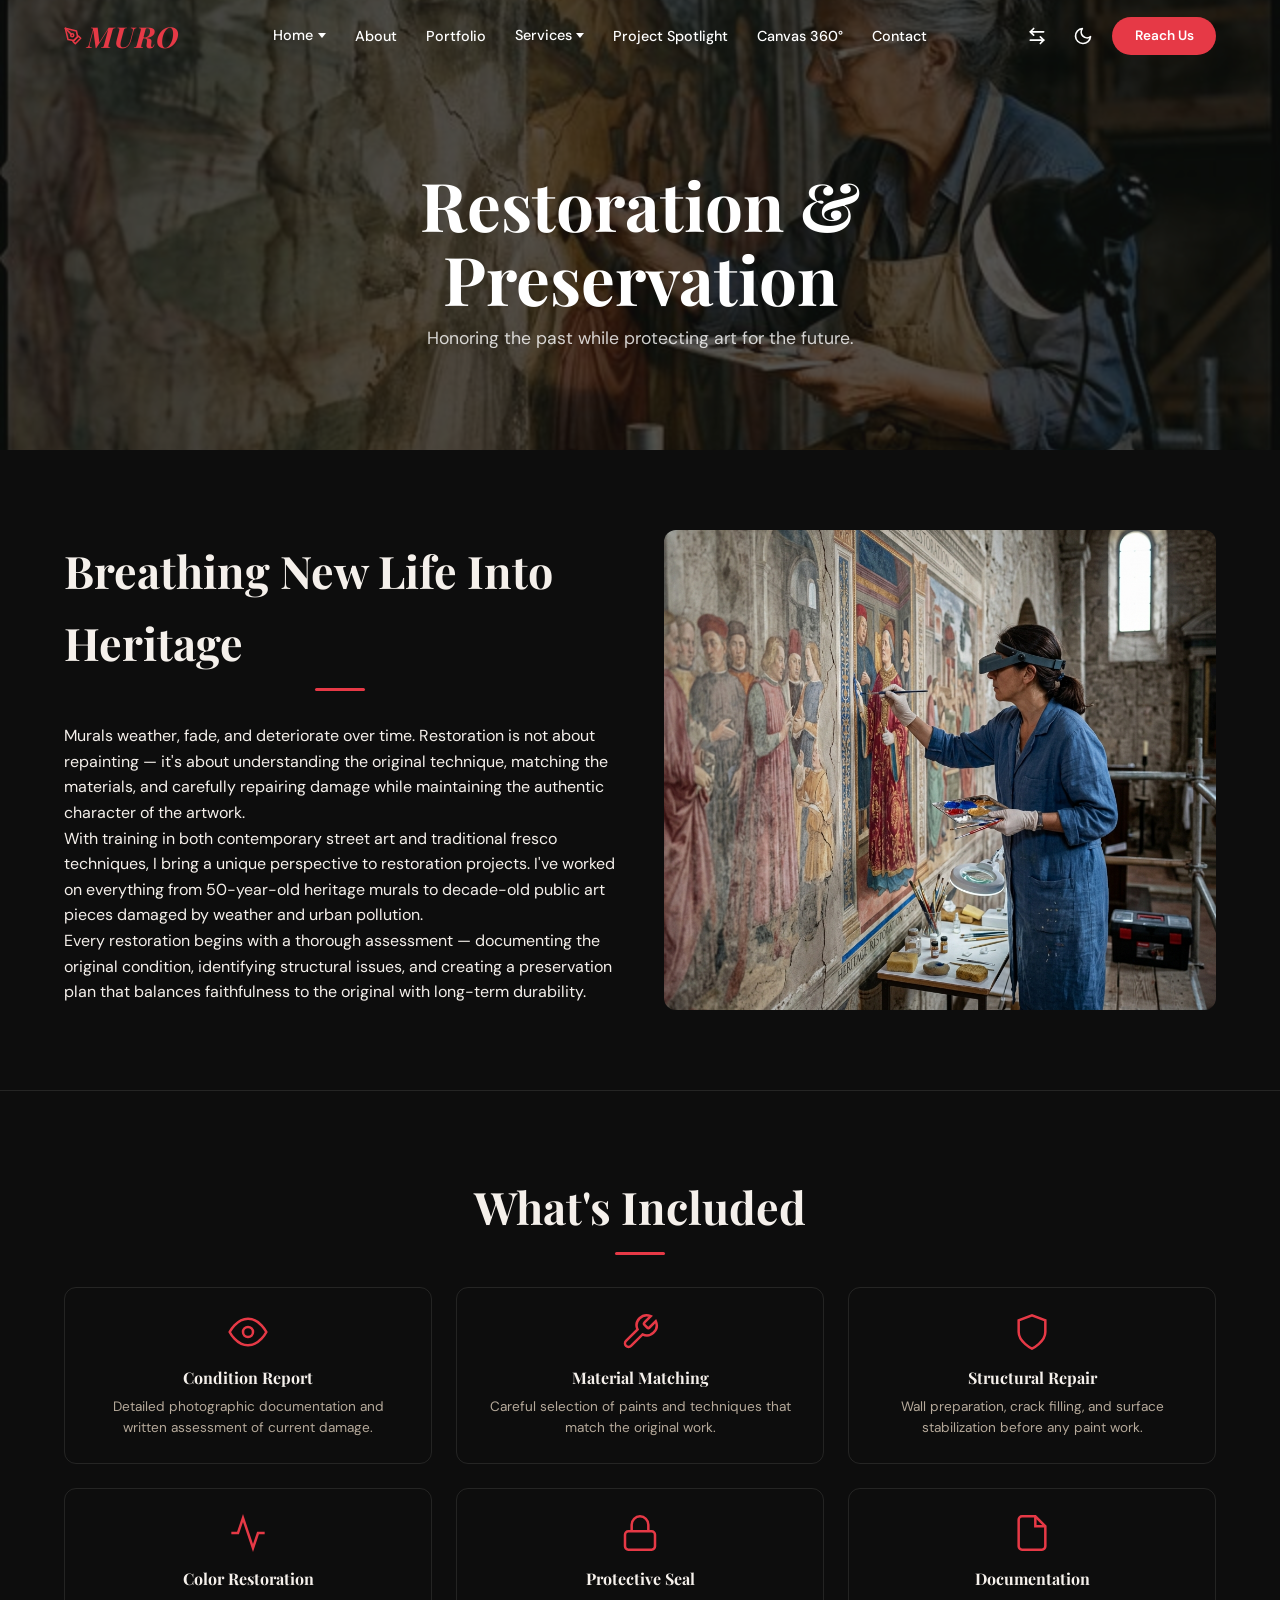
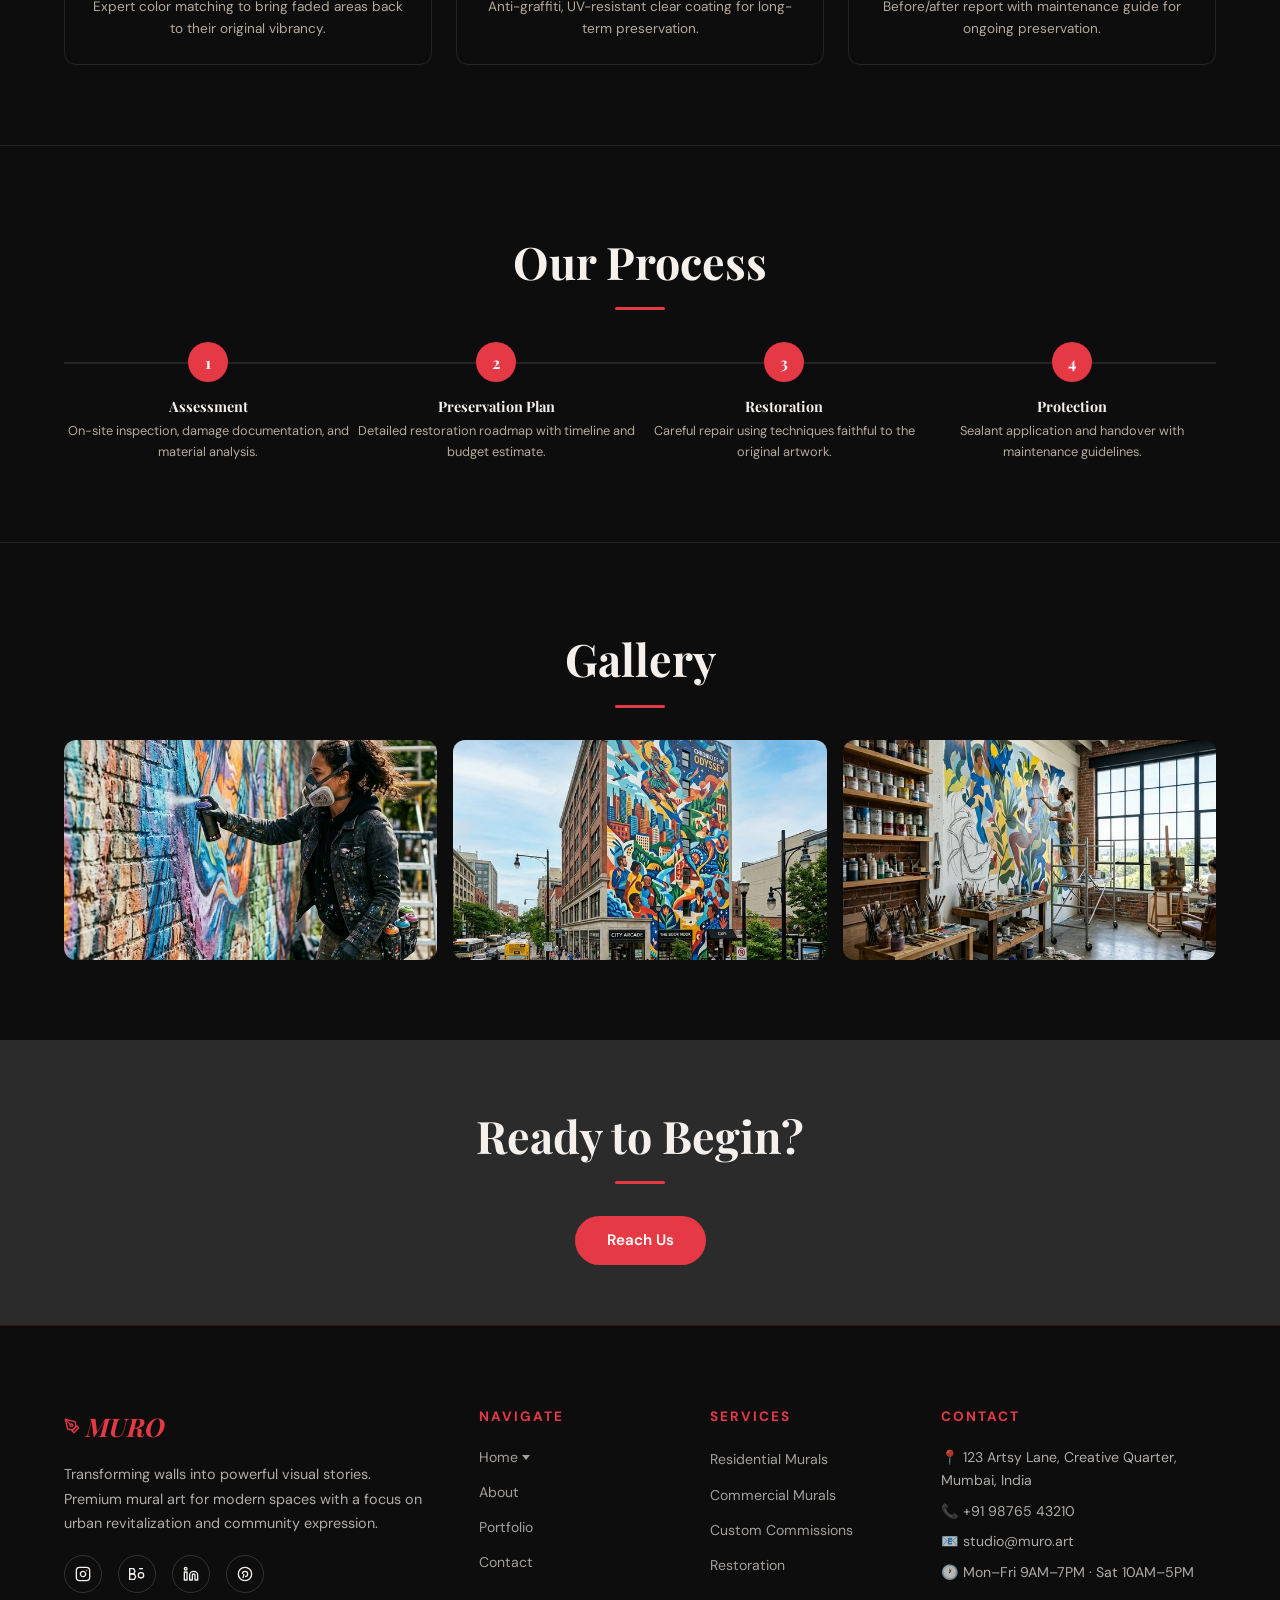
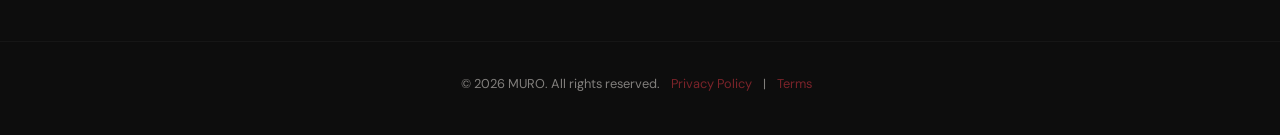
<file: services-restoration.html>
<!DOCTYPE html>
<html lang="en" dir="ltr">
<head>
  <meta charset="UTF-8">
  <meta name="viewport" content="width=device-width, initial-scale=1.0">
  <title>Restoration & Preservation | MURO</title>
  <meta name="description" content="Expert mural restoration and preservation services. MURO breathes new life into aging murals while honoring original artistry.">
  <link rel="icon" type="image/png" href="assets/images/favicon.png">
  <link rel="stylesheet" href="style.css">
</head>
<body data-theme="dark" class="hero-dark">
  <nav><div class="container nav-container"><a href="index.html" class="logo">MURO</a><ul class="nav-links"><li class="nav-dropdown"><a href="#">Home</a><div class="dropdown-menu"><a href="index.html">Home 1</a><a href="home2.html">Home 2</a></div></li><li><a href="about.html">About</a></li><li><a href="portfolio.html">Portfolio</a></li><li class="nav-dropdown"><a href="#">Services</a><div class="dropdown-menu"><a href="services-residential.html">Residential Murals</a><a href="services-commercial.html">Commercial Murals</a><a href="services-commissions.html">Custom Commissions</a><a href="services-restoration.html">Restoration</a></div></li><li><a href="project-spotlight.html">Project Spotlight</a></li><li><a href="canvas360.html">Canvas 360°</a></li><li><a href="contact.html">Contact</a></li></ul><div class="nav-actions"><button class="toggle-btn" data-toggle="rtl" title="Toggle RTL/LTR"><svg viewBox="0 0 24 24"><path d="M8 3L4 7l4 4"/><path d="M4 7h16"/><path d="M16 21l4-4-4-4"/><path d="M20 17H4"/></svg></button><button class="toggle-btn" data-toggle="theme" title="Toggle Dark/Light"><svg class="icon-sun" viewBox="0 0 24 24" style="display:none"><circle cx="12" cy="12" r="5"/><line x1="12" y1="1" x2="12" y2="3"/><line x1="12" y1="21" x2="12" y2="23"/><line x1="4.22" y1="4.22" x2="5.64" y2="5.64"/><line x1="18.36" y1="18.36" x2="19.78" y2="19.78"/><line x1="1" y1="12" x2="3" y2="12"/><line x1="21" y1="12" x2="23" y2="12"/><line x1="4.22" y1="19.78" x2="5.64" y2="18.36"/><line x1="18.36" y1="5.64" x2="19.78" y2="4.22"/></svg><svg class="icon-moon" viewBox="0 0 24 24"><path d="M21 12.79A9 9 0 1111.21 3 7 7 0 0021 12.79z"/></svg></button><a href="contact.html" class="nav-reach-btn">Reach Us</a><div class="hamburger"><span></span><span></span><span></span></div></div></div></nav>
  <div class="mobile-menu">
    <div class="mobile-dropdown"><button class="mobile-dropdown-toggle">Home ▾</button><div class="mobile-sub"><a href="index.html">Home 1</a><a href="home2.html">Home 2</a></div></div>
    <a href="about.html">About</a>
    <a href="portfolio.html">Portfolio</a>
    <div class="mobile-dropdown"><button class="mobile-dropdown-toggle">Services ▾</button><div class="mobile-sub"><a href="services-residential.html">Residential Murals</a><a href="services-commercial.html">Commercial Murals</a><a href="services-commissions.html">Custom Commissions</a><a href="services-restoration.html">Restoration</a></div></div>
<a href="project-spotlight.html">Spotlight</a><a href="canvas360.html">Canvas 360°</a><a href="contact.html">Contact</a><div style="display:flex;gap:.8rem;margin-top:1rem"><button class="toggle-btn" data-toggle="rtl" title="RTL"><svg viewBox="0 0 24 24" style="width:20px;height:20px;stroke:currentColor;fill:none;stroke-width:2;stroke-linecap:round;stroke-linejoin:round"><path d="M8 3L4 7l4 4"/><path d="M4 7h16"/><path d="M16 21l4-4-4-4"/><path d="M20 17H4"/></svg></button><button class="toggle-btn" data-toggle="theme" title="Theme"><svg class="icon-sun" viewBox="0 0 24 24" style="display:none;width:20px;height:20px;stroke:currentColor;fill:none;stroke-width:2"><circle cx="12" cy="12" r="5"/><line x1="12" y1="1" x2="12" y2="3"/><line x1="12" y1="21" x2="12" y2="23"/><line x1="4.22" y1="4.22" x2="5.64" y2="5.64"/><line x1="18.36" y1="18.36" x2="19.78" y2="19.78"/><line x1="1" y1="12" x2="3" y2="12"/><line x1="21" y1="12" x2="23" y2="12"/><line x1="4.22" y1="19.78" x2="5.64" y2="18.36"/><line x1="18.36" y1="5.64" x2="19.78" y2="4.22"/></svg><svg class="icon-moon" viewBox="0 0 24 24" style="width:20px;height:20px;stroke:currentColor;fill:none;stroke-width:2"><path d="M21 12.79A9 9 0 1111.21 3 7 7 0 0021 12.79z"/></svg></button></div><a href="contact.html" class="btn btn-primary" style="margin-top:.5rem;width:80%">Reach Us</a></div>

  <main>
    <section class="page-hero" style="background-image:url('assets/images/service-restoration.png')">
      <div class="hero-inner"><h1>Restoration & Preservation</h1><p>Honoring the past while protecting art for the future.</p></div>
    </section>

    <section class="section"><div class="container"><div class="svc-overview reveal">
      <div><h2 style="text-align:left">Breathing New Life Into Heritage</h2><p>Murals weather, fade, and deteriorate over time. Restoration is not about repainting — it's about understanding the original technique, matching the materials, and carefully repairing damage while maintaining the authentic character of the artwork.</p><p>With training in both contemporary street art and traditional fresco techniques, I bring a unique perspective to restoration projects. I've worked on everything from 50-year-old heritage murals to decade-old public art pieces damaged by weather and urban pollution.</p><p>Every restoration begins with a thorough assessment — documenting the original condition, identifying structural issues, and creating a preservation plan that balances faithfulness to the original with long-term durability.</p></div>
      <img src="assets/images/svc-restoration.png" alt="Restoration work in progress">
    </div></div></section>

    <div class="section-divider"></div>

    <section class="section"><div class="container"><h2 class="reveal">What's Included</h2><div class="included-grid">
      <div class="included-item reveal"><div class="inc-icon"><svg viewBox="0 0 24 24"><path d="M1 12s4-8 11-8 11 8 11 8-4 8-11 8-11-8-11-8z"/><circle cx="12" cy="12" r="3"/></svg></div><h3>Condition Report</h3><p>Detailed photographic documentation and written assessment of current damage.</p></div>
      <div class="included-item reveal"><div class="inc-icon"><svg viewBox="0 0 24 24"><path d="M14.7 6.3a1 1 0 000 1.4l1.6 1.6a1 1 0 001.4 0l3.77-3.77a6 6 0 01-7.94 7.94l-6.91 6.91a2.12 2.12 0 01-3-3l6.91-6.91a6 6 0 017.94-7.94l-3.76 3.76z"/></svg></div><h3>Material Matching</h3><p>Careful selection of paints and techniques that match the original work.</p></div>
      <div class="included-item reveal"><div class="inc-icon"><svg viewBox="0 0 24 24"><path d="M12 22s8-4 8-10V5l-8-3-8 3v7c0 6 8 10 8 10z"/></svg></div><h3>Structural Repair</h3><p>Wall preparation, crack filling, and surface stabilization before any paint work.</p></div>
      <div class="included-item reveal"><div class="inc-icon"><svg viewBox="0 0 24 24"><polyline points="22 12 18 12 15 21 9 3 6 12 2 12"/></svg></div><h3>Color Restoration</h3><p>Expert color matching to bring faded areas back to their original vibrancy.</p></div>
      <div class="included-item reveal"><div class="inc-icon"><svg viewBox="0 0 24 24"><rect x="3" y="11" width="18" height="11" rx="2" ry="2"/><path d="M7 11V7a5 5 0 0110 0v4"/></svg></div><h3>Protective Seal</h3><p>Anti-graffiti, UV-resistant clear coating for long-term preservation.</p></div>
      <div class="included-item reveal"><div class="inc-icon"><svg viewBox="0 0 24 24"><path d="M14 2H6a2 2 0 00-2 2v16a2 2 0 002 2h12a2 2 0 002-2V8z"/><polyline points="14 2 14 8 20 8"/></svg></div><h3>Documentation</h3><p>Before/after report with maintenance guide for ongoing preservation.</p></div>
    </div></div></section>

    <div class="section-divider"></div>

    <section class="section"><div class="container"><h2 class="reveal">Our Process</h2><div class="stepper">
      <div class="st-step reveal"><div class="st-num">1</div><div><h3>Assessment</h3><p>On-site inspection, damage documentation, and material analysis.</p></div></div>
      <div class="st-step reveal"><div class="st-num">2</div><div><h3>Preservation Plan</h3><p>Detailed restoration roadmap with timeline and budget estimate.</p></div></div>
      <div class="st-step reveal"><div class="st-num">3</div><div><h3>Restoration</h3><p>Careful repair using techniques faithful to the original artwork.</p></div></div>
      <div class="st-step reveal"><div class="st-num">4</div><div><h3>Protection</h3><p>Sealant application and handover with maintenance guidelines.</p></div></div>
    </div></div></section>

    <div class="section-divider"></div>

    <section class="section"><div class="container"><h2 class="reveal">Gallery</h2><div class="svc-gallery">
      <div class="svc-gallery-item reveal"><img src="assets/images/process-2.png" alt="Restoration 1"></div>
      <div class="svc-gallery-item reveal"><img src="assets/images/process-3.png" alt="Restoration 2"></div>
      <div class="svc-gallery-item reveal"><img src="assets/images/studio.png" alt="Restoration 3"></div>
    </div></div></section>

    <section class="cta-strip"><div class="container reveal"><h2>Ready to Begin?</h2><div class="centered-btn"><a href="contact.html" class="btn btn-primary">Reach Us</a></div></div></section>
  </main>

    <footer>
    <div class="container footer-grid">
      <div class="footer-brand">
        <span class="footer-logo">MURO</span>
        <p>Transforming walls into powerful visual stories. Premium mural art for modern spaces with a focus on urban revitalization and community expression.</p>
        <div class="footer-social-icons">
          <a href="#" title="Instagram"><svg viewBox="0 0 24 24" fill="none" stroke="currentColor" stroke-width="2" stroke-linecap="round" stroke-linejoin="round"><rect x="2" y="2" width="20" height="20" rx="5" ry="5"/><path d="M16 11.37A4 4 0 1112.63 8 4 4 0 0116 11.37z"/><line x1="17.5" y1="6.5" x2="17.51" y2="6.5"/></svg></a>
          <a href="#" title="Behance"><svg viewBox="0 0 24 24" fill="none" stroke="currentColor" stroke-width="2"><path d="M1 12h6l2-4-2-4H1z"/><path d="M1 20h7l2-4-2-4H1z"/><path d="M15 4h6"/><circle cx="18" cy="14" r="4"/></svg></a>
          <a href="#" title="LinkedIn"><svg viewBox="0 0 24 24" fill="none" stroke="currentColor" stroke-width="2" stroke-linecap="round" stroke-linejoin="round"><path d="M16 8a6 6 0 016 6v7h-4v-7a2 2 0 00-2-2 2 2 0 00-2 2v7h-4v-7a6 6 0 016-6z"/><rect x="2" y="9" width="4" height="12"/><circle cx="4" cy="4" r="2"/></svg></a>
          <a href="#" title="Pinterest"><svg viewBox="0 0 24 24" fill="none" stroke="currentColor" stroke-width="2"><circle cx="12" cy="12" r="10"/><path d="M8 12c0-2.2 1.8-4 4-4s4 1.8 4 4-1.8 4-4 4"/><path d="M9 18l1.5-6"/></svg></a>
        </div>
      </div>
      <div class="footer-col">
        <h4>Navigate</h4>
        <ul>
          <li class="nav-dropdown"><a href="#">Home</a><div class="dropdown-menu"><a href="index.html">Home 1</a><a href="home2.html">Home 2</a></div></li>
          <li><a href="about.html">About</a></li>
          <li><a href="portfolio.html">Portfolio</a></li>

          <li><a href="contact.html">Contact</a></li>
        </ul>
      </div>
      <div class="footer-col">
        <h4>Services</h4>
        <ul>
          <li><a href="services-residential.html">Residential Murals</a></li>
          <li><a href="services-commercial.html">Commercial Murals</a></li>
          <li><a href="services-commissions.html">Custom Commissions</a></li>
          <li><a href="services-restoration.html">Restoration</a></li>
        </ul>
      </div>
      <div class="footer-col">
        <h4>Contact</h4>
        <div class="footer-contact-item">&#128205; 123 Artsy Lane, Creative Quarter, Mumbai, India</div>
        <div class="footer-contact-item">&#128222; +91 98765 43210</div>
        <div class="footer-contact-item">&#128231; studio@muro.art</div>
        <div class="footer-contact-item">&#128336; Mon&#8211;Fri 9AM&#8211;7PM &#183; Sat 10AM&#8211;5PM</div>
      </div>
    </div>
    <div class="footer-bottom">
      <p>&#169; 2026 MURO. All rights reserved. <a href="#">Privacy Policy</a> | <a href="#">Terms</a></p>
    </div>
  </footer>
  <button id="back-to-top" title="Back to top"><svg viewBox="0 0 24 24"><polyline points="18 15 12 9 6 15"/></svg></button>
  <script src="script.js"></script>
</body>
</html>
</file>
<file: style.css>
@import url('https://fonts.googleapis.com/css2?family=Playfair+Display:ital,wght@0,400;0,700;0,900;1,400;1,700&family=DM+Sans:wght@300;400;500;600;700&display=swap');

/* ============ DESIGN TOKENS ============ */
:root {
  --ink: #0D0D0D;
  --offwhite: #F5F0EB;
  --red: #E63946;
  --stone: #B5A99A;
  --charcoal: #2B2B2B;
  --transition: all .3s cubic-bezier(.4, 0, .2, 1);
  --radius: 12px;
  --max-w: 1200px;
  /* dark mode (default) */
  --bg: #0D0D0D;
  --bg2: #181818;
  --text: #F5F0EB;
  --text2: #B5A99A;
  --glass-bg: rgba(13, 13, 13, .75);
  --glass-border: rgba(245, 240, 235, .1);
  --shadow: 0 8px 32px rgba(0, 0, 0, .5);
}

[data-theme="light"] {
  --bg: #F5F0EB;
  --bg2: #ffffff;
  --text: #0D0D0D;
  --text2: #555;
  --glass-bg: rgba(255, 255, 255, .8);
  --glass-border: rgba(0, 0, 0, .08);
  --shadow: 0 8px 32px rgba(0, 0, 0, .08);
}

[dir="rtl"] {
  direction: rtl;
}

[dir="rtl"] .nav-links {
  flex-direction: row-reverse;
}

[dir="rtl"] .footer-grid {
  direction: rtl;
}

/* ============ RESET ============ */
*,
*::before,
*::after {
  margin: 0;
  padding: 0;
  box-sizing: border-box
}

html {
  scroll-behavior: smooth;
  overflow-x: hidden
}

body {
  font-family: 'DM Sans', sans-serif;
  background: var(--bg);
  color: var(--text);
  line-height: 1.6;
  transition: background .3s, color .3s;
  overflow-x: hidden
}

h1,
h2,
h3,
h4 {
  font-family: 'Playfair Display', serif;
  font-weight: 700
}

h1 {
  font-size: clamp(2.4rem, 7vw, 4.2rem);
  text-align: center;
  margin-bottom: 1.2rem;
  line-height: 1.1
}

h2 {
  font-size: clamp(1.8rem, 5vw, 2.8rem);
  text-align: center;
  margin-bottom: 2rem;
  position: relative;
  padding-bottom: .8rem
}

h2::after {
  content: '';
  position: absolute;
  bottom: 0;
  left: 50%;
  transform: translateX(-50%);
  width: 50px;
  height: 3px;
  background: var(--red);
  border-radius: 2px
}

a {
  text-decoration: none;
  color: inherit;
  transition: var(--transition)
}

ul {
  list-style: none
}

img {
  max-width: 100%;
  height: auto;
  display: block
}

.container {
  max-width: var(--max-w);
  margin: 0 auto;
  padding: 0 1.5rem
}

/* ============ SECTIONS ============ */
.section {
  padding: 80px 0
}

@media(max-width:1024px) {
  .section {
    padding: 60px 0
  }
}

@media(max-width:768px) {
  .section {
    padding: 40px 0
  }
}

.section-divider {
  width: 100%;
  height: 1px;
  background: var(--glass-border)
}

/* ============ GLASS ============ */
.glass {
  background: var(--glass-bg);
  backdrop-filter: blur(12px);
  -webkit-backdrop-filter: blur(12px);
  border: 1px solid var(--glass-border);
  box-shadow: var(--shadow)
}

/* ============ BUTTONS ============ */
.btn {
  display: inline-flex;
  align-items: center;
  justify-content: center;
  padding: .75rem 2rem;
  border-radius: 50px;
  font-weight: 600;
  cursor: pointer;
  transition: var(--transition);
  border: none;
  font-family: 'DM Sans', sans-serif;
  font-size: .95rem;
  gap: .5rem
}

.btn-primary {
  background: var(--red);
  color: #fff
}

.btn-primary:hover {
  background: #c62f3b;
  transform: translateY(-3px);
  box-shadow: 0 10px 25px rgba(230, 57, 70, .35)
}

.btn-outline {
  background: transparent;
  border: 2px solid var(--red);
  color: var(--red)
}

.btn-outline:hover {
  background: var(--red);
  color: #fff
}

.btn-pill {
  border-radius: 50px;
  padding: .5rem 1.5rem;
  font-size: .85rem
}

.centered-btn {
  display: flex;
  justify-content: center;
  margin-top: 1.5rem
}

/* ============ NAVBAR ============ */
nav {
  position: fixed;
  top: 0;
  width: 100%;
  z-index: 1000;
  padding: .8rem 0;
  transition: var(--transition);
  background: transparent
}

nav.scrolled {
  background: var(--bg);
  box-shadow: 0 2px 20px rgba(0, 0, 0, .3);
  padding: .5rem 0
}

.nav-container {
  display: flex;
  justify-content: space-between;
  align-items: center
}

.logo {
  font-family: 'Playfair Display', serif;
  font-style: italic;
  font-size: 1.8rem;
  font-weight: 700;
  color: var(--red);
  letter-spacing: 1px;
  display: inline-flex;
  align-items: center;
  gap: .35rem
}

.logo::before {
  content: '';
  display: inline-block;
  width: 1.1rem;
  height: 1.1rem;
  background: url("data:image/svg+xml,%3Csvg xmlns='http://www.w3.org/2000/svg' viewBox='0 0 24 24' fill='none' stroke='%23E63946' stroke-width='2' stroke-linecap='round' stroke-linejoin='round'%3E%3Cpath d='M12 19l7-7 3 3-7 7-3-3z'/%3E%3Cpath d='M18 13l-1.5-7.5L2 2l3.5 14.5L13 18l5-5z'/%3E%3Cpath d='M2 2l7.586 7.586'/%3E%3Ccircle cx='11' cy='11' r='2'/%3E%3C/svg%3E") center/contain no-repeat;
  flex-shrink: 0
}

.nav-links {
  display: flex;
  gap: 1.8rem;
  align-items: center
}

.nav-links>li>a {
  font-weight: 500;
  font-size: .9rem;
  color: var(--text);
  opacity: .85
}

.nav-links>li>a:hover {
  opacity: 1;
  color: var(--red)
}

/* Enforce light contrast when nav is over dark hero (not scrolled) - Applied to both themes */
nav:not(.scrolled) .nav-links>li>a,
nav:not(.scrolled) .nav-dropdown>a,
nav:not(.scrolled) .toggle-btn,
nav:not(.scrolled) .hamburger span {
  color: #fff !important;
  opacity: 1;
}

nav:not(.scrolled) .hamburger span {
  background: #fff !important;
}

nav:not(.scrolled) .nav-dropdown>a::after {
  border-top-color: #fff !important;
}


/* Services Dropdown */
.nav-dropdown {
  position: relative
}

.nav-dropdown>a {
  display: flex;
  align-items: center;
  gap: .3rem
}

.nav-dropdown>a::after {
  content: '';
  display: inline-block;
  width: 0;
  height: 0;
  border-left: 4px solid transparent;
  border-right: 4px solid transparent;
  border-top: 5px solid currentColor;
  transition: var(--transition)
}

.nav-dropdown:hover>a::after {
  transform: rotate(180deg)
}

.dropdown-menu {
  position: absolute;
  top: 100%;
  left: 0;
  min-width: 220px;
  background: var(--bg2);
  border: 1px solid var(--glass-border);
  border-radius: var(--radius);
  padding: .5rem 0;
  opacity: 0;
  visibility: hidden;
  transform: translateY(10px);
  transition: var(--transition);
  box-shadow: var(--shadow);
  z-index: 100
}

.nav-dropdown:hover .dropdown-menu {
  opacity: 1;
  visibility: visible;
  transform: translateY(4px)
}

.dropdown-menu a {
  display: block;
  padding: .6rem 1.2rem;
  font-size: .88rem;
  color: var(--text);
  transition: var(--transition)
}

.dropdown-menu a:hover {
  color: var(--red);
  background: rgba(230, 57, 70, .06);
  padding-left: 1.5rem
}

.nav-actions {
  display: flex;
  gap: .8rem;
  align-items: center
}

.toggle-btn {
  background: none;
  border: none;
  cursor: pointer;
  font-size: 1.1rem;
  color: var(--text);
  padding: .4rem;
  border-radius: 50%;
  transition: var(--transition);
  display: flex;
  align-items: center;
  justify-content: center
}

.toggle-btn:hover {
  background: var(--glass-border)
}

.toggle-btn svg {
  width: 20px;
  height: 20px;
  stroke: currentColor;
  fill: none;
  stroke-width: 2;
  stroke-linecap: round;
  stroke-linejoin: round
}

.nav-reach-btn {
  background: var(--red);
  color: #fff;
  padding: .5rem 1.4rem;
  border-radius: 50px;
  font-size: .85rem;
  font-weight: 600;
  border: none;
  cursor: pointer;
  transition: var(--transition);
  font-family: 'DM Sans', sans-serif
}

.nav-reach-btn:hover {
  background: #c62f3b;
  transform: translateY(-2px)
}

/* Hamburger */
.hamburger {
  display: none;
  cursor: pointer;
  flex-direction: column;
  gap: 5px;
  padding: 8px;
  border-radius: 6px;
  z-index: 1001;
  transition: var(--transition)
}

.hamburger:hover {
  background: var(--glass-border)
}

.hamburger span {
  width: 24px;
  height: 2.5px;
  background: var(--text);
  border-radius: 2px;
  transition: var(--transition)
}

.hamburger.active span:nth-child(1) {
  transform: translateY(7.5px) rotate(45deg)
}

.hamburger.active span:nth-child(2) {
  opacity: 0
}

.hamburger.active span:nth-child(3) {
  transform: translateY(-7.5px) rotate(-45deg)
}

/* Mobile Menu */
.mobile-menu {
  position: fixed;
  top: 0;
  right: -100%;
  width: 100%;
  height: 100vh;
  background: var(--bg);
  z-index: 999;
  padding: 80px 2rem 40px;
  display: flex;
  flex-direction: column;
  align-items: center;
  gap: 1rem;
  transition: .5s cubic-bezier(.77, 0, .175, 1);
  overflow-y: auto;
  visibility: hidden
}

.mobile-menu.active {
  right: 0;
  visibility: visible
}

.mobile-menu a,
.mobile-menu button.mobile-dropdown-toggle {
  font-size: 1.3rem;
  font-weight: 600;
  color: var(--text);
  transition: var(--transition);
  opacity: 0;
  transform: translateX(40px);
  background: none;
  border: none;
  cursor: pointer;
  font-family: 'DM Sans', sans-serif
}

.mobile-menu.active a,
.mobile-menu.active button.mobile-dropdown-toggle {
  opacity: 1;
  transform: translateX(0)
}

.mobile-menu.active a:nth-child(1) {
  transition-delay: .05s
}

.mobile-menu.active a:nth-child(2) {
  transition-delay: .1s
}

.mobile-menu.active a:nth-child(3) {
  transition-delay: .15s
}

.mobile-menu.active *:nth-child(4) {
  transition-delay: .2s
}

.mobile-menu.active *:nth-child(5) {
  transition-delay: .25s
}

.mobile-menu.active *:nth-child(6) {
  transition-delay: .3s
}

.mobile-menu.active *:nth-child(7) {
  transition-delay: .35s
}

.mobile-menu.active *:nth-child(8) {
  transition-delay: .4s
}

.mobile-menu.active *:nth-child(9) {
  transition-delay: .45s
}

.mobile-menu.active *:nth-child(10) {
  transition-delay: .5s
}

.mobile-menu.active *:nth-child(11) {
  transition-delay: .55s
}

.mobile-menu.active *:nth-child(12) {
  transition-delay: .6s
}

.mobile-dropdown {
  display: flex;
  flex-direction: column;
  align-items: center;
  gap: .5rem
}

.mobile-dropdown .mobile-sub {
  display: none;
  flex-direction: column;
  align-items: center;
  gap: .5rem;
  padding: .5rem 0
}

.mobile-dropdown.open .mobile-sub {
  display: flex
}

.mobile-dropdown .mobile-sub a {
  font-size: 1rem;
  opacity: .7
}

/* ============ HERO (Home Background) ============ */
.hero-bg {
  min-height: 100vh;
  position: relative;
  background-size: cover;
  background-position: center;
  background-attachment: fixed;
  display: flex;
  align-items: center;
  justify-content: center;
  padding-top: 80px;
  overflow: hidden;
}

.hero-overlay {
  position: absolute;
  inset: 0;
  background: linear-gradient(135deg, rgba(13, 13, 13, 0.85) 0%, rgba(13, 13, 13, 0.4) 50%, rgba(13, 13, 13, 0.85) 100%);
  z-index: 1;
}

.hero-content {
  position: relative;
  z-index: 2;
  text-align: center;
  max-width: 900px;
}

.hero-content h1 {
  font-size: clamp(3rem, 8vw, 5.5rem);
  line-height: 1.05;
  margin-bottom: 1.5rem;
  color: #fff;
}

.hero-content h1 span {
  color: var(--red);
}

.hero-content p {
  font-size: 1.2rem;
  color: rgba(255, 255, 255, 0.9);
  margin: 0 auto 2.5rem;
  max-width: 650px;
}

.hero-content .hero-ctas {
  display: flex;
  gap: 1.2rem;
  justify-content: center;
}

.hero-content .btn-outline {
  border-color: rgba(255, 255, 255, 0.4);
  color: #fff;
}

.hero-content .btn-outline:hover {
  border-color: #fff;
  background: rgba(255, 255, 255, 0.1);
}

@media (max-width: 768px) {
  .hero-bg {
    background-attachment: scroll;
  }

  .hero-content h1 {
    font-size: 2.8rem;
  }

  .hero-content p {
    font-size: 1rem;
  }
}

/* ============ HERO (Home Split - Old) ============ */
.hero-split {
  min-height: 100vh;
  display: grid;
  grid-template-columns: 1fr 1fr;
  align-items: center;
  gap: 0;
  padding-top: 70px
}

.hero-text {
  padding: 3rem 4rem 3rem 2rem
}

.hero-text h1 {
  text-align: left;
  font-size: clamp(2.6rem, 5.5vw, 4.5rem);
  font-weight: 900;
  line-height: 1.08;
  margin-bottom: 1rem
}

.hero-text h1 span {
  color: var(--red)
}

.hero-text p {
  font-size: 1.15rem;
  color: var(--text2);
  margin-bottom: 2rem;
  max-width: 500px
}

.hero-text .hero-ctas {
  display: flex;
  gap: 1rem;
  flex-wrap: wrap;
  justify-content: center
}

.hero-image {
  height: 100vh;
  overflow: hidden
}

.hero-image img {
  width: 100%;
  height: 100%;
  object-fit: cover
}

.stagger-up {
  opacity: 0;
  transform: translateY(30px);
  animation: fadeUp .8s ease forwards
}

.stagger-up:nth-child(2) {
  animation-delay: .15s
}

.stagger-up:nth-child(3) {
  animation-delay: .3s
}

.stagger-up:nth-child(4) {
  animation-delay: .45s
}

@keyframes fadeUp {
  to {
    opacity: 1;
    transform: translateY(0)
  }
}

@media(max-width:1024px) {
  .hero-split {
    grid-template-columns: 1fr;
    min-height: auto;
    gap: 2rem
  }

  .hero-text {
    padding: 4rem 2rem 2rem;
    text-align: center
  }

  .hero-text h1 {
    text-align: center;
    margin-bottom: 1.5rem
  }

  .hero-text p {
    margin: 0 auto 2rem
  }

  .hero-text .hero-ctas {
    justify-content: center;
    margin-bottom: 1rem
  }

  .hero-image {
    height: 60vh
  }
}

@media(max-width:768px) {
  .hero-text {
    padding: 3rem 1.5rem 2rem
  }

  .hero-image {
    height: 50vh
  }
}

/* ============ STATS BAR ============ */
.stats-bar {
  background: var(--charcoal);
  padding: 2.5rem 0
}

.stats-grid {
  display: grid;
  grid-template-columns: repeat(4, 1fr);
  gap: 2rem;
  text-align: center
}

.stat-item .stat-number {
  font-family: 'Playfair Display', serif;
  font-size: 2.5rem;
  font-weight: 900;
  color: var(--red);
  display: block
}

.stat-item .stat-label {
  font-size: .85rem;
  color: var(--offwhite);
  opacity: .8;
  text-transform: uppercase;
  letter-spacing: 1px;
  margin-top: .3rem
}

@media(max-width:768px) {
  .stats-grid {
    grid-template-columns: repeat(2, 1fr);
    gap: 1.5rem
  }
}

/* ============ FEATURED WORK ============ */
.featured-grid {
  display: grid;
  grid-template-columns: repeat(3, 1fr);
  gap: 1.5rem;
  margin-top: 2rem
}

.featured-card {
  position: relative;
  overflow: hidden;
  border-radius: var(--radius);
  aspect-ratio: 3/4;
  cursor: pointer
}

.featured-card img {
  width: 100%;
  height: 100%;
  object-fit: cover;
  transition: var(--transition)
}

.featured-card:hover img {
  transform: scale(1.04)
}

.featured-card .card-overlay {
  position: absolute;
  bottom: 0;
  left: 0;
  width: 100%;
  padding: 1.5rem;
  background: linear-gradient(transparent, rgba(0, 0, 0, .85));
  color: #fff;
  transform: translateY(100%);
  transition: var(--transition)
}

.featured-card:hover .card-overlay {
  transform: translateY(0)
}

.featured-card:hover::after {
  content: '';
  position: absolute;
  bottom: 0;
  left: 0;
  width: 100%;
  height: 4px;
  background: var(--red)
}

.card-overlay h3 {
  font-size: 1.2rem;
  margin-bottom: .3rem
}

.card-overlay .tag {
  font-size: .75rem;
  color: var(--stone);
  text-transform: uppercase;
  letter-spacing: 1px
}

@media(max-width:1024px) {
  .featured-grid {
    grid-template-columns: repeat(2, 1fr)
  }
}

@media(max-width:768px) {
  .featured-grid {
    grid-template-columns: 1fr
  }
}

/* ============ SERVICES PREVIEW ============ */
.services-grid {
  display: grid;
  grid-template-columns: repeat(2, 1fr);
  gap: 1.5rem;
  margin-top: 2rem
}

.service-card {
  padding: 2rem;
  border: 1px solid var(--glass-border);
  border-radius: var(--radius);
  background: var(--bg2);
  transition: var(--transition);
  display: flex;
  flex-direction: column;
  gap: .8rem
}

.service-card:hover {
  border-color: var(--red);
  box-shadow: 0 0 20px rgba(230, 57, 70, .1)
}

.service-card .svc-img {
  width: 100%;
  height: 200px;
  border-radius: calc(var(--radius) - 4px);
  overflow: hidden;
  margin-bottom: .5rem;
  background: var(--bg)
}

.service-card .svc-img img {
  width: 100%;
  height: 100%;
  object-fit: cover;
  transition: var(--transition);
  filter: brightness(.9)
}

.service-card:hover .svc-img img {
  transform: scale(1.08);
  filter: brightness(1.1)
}

.service-card h3 {
  font-size: 1.2rem;
  margin-top: .5rem
}

.service-card p {
  font-size: .9rem;
  color: var(--text2);
  line-height: 1.5
}

.service-card .svc-link {
  font-size: .85rem;
  color: var(--red);
  font-weight: 600;
  display: inline-flex;
  align-items: center;
  gap: .3rem
}

@media(max-width:768px) {
  .services-grid {
    grid-template-columns: 1fr
  }

  .service-card .svc-img {
    height: 350px;
  }
}

/* ============ TESTIMONIALS ============ */
.testimonials-scroll {
  display: flex;
  gap: 1.5rem;
  overflow-x: auto;
  padding: 1rem 0;
  scroll-snap-type: x mandatory;
  -webkit-overflow-scrolling: touch;
  scrollbar-width: none
}

.testimonials-scroll::-webkit-scrollbar {
  display: none
}

.testimonial-card {
  min-width: 340px;
  max-width: 380px;
  flex-shrink: 0;
  scroll-snap-align: start;
  padding: 2rem;
  border-radius: var(--radius);
  background: var(--bg2);
  border: 1px solid var(--glass-border);
  position: relative
}

.testimonial-card::before {
  content: '"';
  position: absolute;
  top: -10px;
  left: 16px;
  font-size: 5rem;
  font-family: 'Playfair Display', serif;
  color: var(--red);
  opacity: .15
}

.testimonial-card .client-photo {
  width: 56px;
  height: 56px;
  border-radius: 50%;
  overflow: hidden;
  border: 2px solid var(--red);
  margin-bottom: 1rem
}

.testimonial-card .client-photo img {
  width: 100%;
  height: 100%;
  object-fit: cover
}

.testimonial-card blockquote {
  margin: 0;
  margin-bottom: 1rem;
  font-size: .95rem;
  font-style: italic;
  color: var(--text2);
  line-height: 1.6
}

.testimonial-card .client-name {
  font-weight: 700;
  font-size: .9rem
}

.testimonial-card .client-co {
  font-size: .8rem;
  color: var(--text2)
}

/* ============ INSTAGRAM STRIP ============ */
.insta-grid {
  display: grid;
  grid-template-columns: repeat(6, 1fr);
  gap: 4px
}

.insta-grid img {
  aspect-ratio: 1;
  object-fit: cover;
  width: 100%;
  border-radius: 4px;
  transition: var(--transition)
}

.insta-grid img:hover {
  transform: scale(1.04);
  filter: brightness(1.1)
}

.insta-caption {
  text-align: center;
  margin-top: 1rem;
  font-size: .9rem;
  color: var(--text2)
}

@media(max-width:768px) {
  .insta-grid {
    grid-template-columns: repeat(3, 1fr)
  }
}

/* ============ PAGE HERO (generic) ============ */
.page-hero {
  min-height: 50vh;
  display: flex;
  align-items: center;
  justify-content: center;
  text-align: center;
  position: relative;
  background-size: cover;
  background-position: center;
  padding-top: 70px
}

.page-hero::before {
  content: '';
  position: absolute;
  inset: 0;
  background: rgba(13, 13, 13, .7)
}

.page-hero .hero-inner {
  position: relative;
  z-index: 2;
  padding: 2rem;
  max-width: 700px
}

.page-hero h1 {
  color: #fff;
  margin-bottom: .5rem
}

.page-hero p {
  color: rgba(255, 255, 255, .8);
  font-size: 1.1rem
}

/* ============ ABOUT PAGE ============ */
.artist-hero {
  display: grid;
  grid-template-columns: 1fr 1.2fr;
  gap: 4rem;
  align-items: center
}

.artist-photo {
  border-radius: var(--radius);
  overflow: hidden;
  box-shadow: var(--shadow)
}

.artist-photo img {
  width: 100%;
  height: 500px;
  object-fit: cover
}

.artist-content .brand-name {
  font-family: 'Playfair Display', serif;
  font-size: 3.5rem;
  color: var(--red);
  font-weight: 900;
  margin-bottom: .3rem
}

.artist-content .brand-sub {
  font-size: 1.1rem;
  color: var(--text2);
  margin-bottom: 1.5rem
}

.artist-content p {
  font-size: 1rem;
  color: var(--text2);
  line-height: 1.8;
  margin-bottom: 1rem
}

.social-row {
  display: flex;
  gap: 1rem;
  margin-top: 1.5rem
}

.social-row a {
  width: 40px;
  height: 40px;
  border-radius: 50%;
  border: 1px solid var(--glass-border);
  display: flex;
  align-items: center;
  justify-content: center;
  transition: var(--transition);
  color: var(--text)
}

.social-row a:hover {
  border-color: var(--red);
  color: var(--red)
}

.social-row a svg {
  width: 18px;
  height: 18px
}

@media(max-width:1024px) {
  .artist-hero {
    grid-template-columns: 1fr;
    gap: 2rem;
    text-align: center
  }

  .artist-photo img {
    height: 600px;
    object-position: top
  }

  .artist-content .brand-name {
    font-size: 3rem
  }

  .social-row {
    justify-content: center
  }
}

@media(max-width:768px) {
  .artist-hero {
    grid-template-columns: 1fr;
    gap: 2rem;
    text-align: center
  }

  .artist-photo img {
    height: 500px;
    object-position: top
  }

  .artist-content .brand-name {
    font-size: 2.5rem
  }

  .social-row {
    justify-content: center
  }
}

.brand-block {
  background: var(--charcoal);
  padding: 60px 0;
  text-align: center
}

.brand-block .brand-logo {
  font-family: 'Playfair Display', serif;
  font-size: clamp(3rem, 10vw, 8rem);
  color: var(--red);
  font-weight: 900;
  display: inline-flex;
  align-items: center;
  justify-content: center;
  gap: .25em
}

.brand-block .brand-logo::before {
  content: '';
  display: inline-block;
  width: .65em;
  height: .65em;
  background: url("data:image/svg+xml,%3Csvg xmlns='http://www.w3.org/2000/svg' viewBox='0 0 24 24' fill='none' stroke='%23E63946' stroke-width='2' stroke-linecap='round' stroke-linejoin='round'%3E%3Cpath d='M12 19l7-7 3 3-7 7-3-3z'/%3E%3Cpath d='M18 13l-1.5-7.5L2 2l3.5 14.5L13 18l5-5z'/%3E%3Cpath d='M2 2l7.586 7.586'/%3E%3Ccircle cx='11' cy='11' r='2'/%3E%3C/svg%3E") center/contain no-repeat;
  flex-shrink: 0
}

.brand-block .brand-tagline {
  color: var(--offwhite);
  font-size: 1.1rem;
  margin-top: .5rem;
  opacity: .8
}

.skills-cloud {
  display: flex;
  flex-wrap: wrap;
  justify-content: center;
  gap: .8rem;
  margin-top: 1.5rem
}

.skill-pill {
  padding: .5rem 1.2rem;
  border: 1.5px solid var(--red);
  border-radius: 50px;
  font-size: .85rem;
  color: var(--red);
  font-weight: 500;
  transition: var(--transition)
}

.skill-pill:hover {
  background: var(--red);
  color: #fff
}

.philosophy-grid {
  display: grid;
  grid-template-columns: repeat(3, 1fr);
  gap: 2rem;
  margin-top: 2rem
}

.phil-card {
  text-align: center;
  padding: 2rem 1.5rem
}

.phil-card .phil-icon {
  width: 48px;
  height: 48px;
  margin: 0 auto 1rem;
  color: var(--red)
}

.phil-card .phil-icon svg {
  width: 100%;
  height: 100%;
  stroke: var(--red);
  fill: none;
  stroke-width: 1.5
}

.phil-card h3 {
  font-size: 1.1rem;
  margin-bottom: .5rem
}

.phil-card p {
  font-size: .9rem;
  color: var(--text2)
}

@media(max-width:768px) {
  .philosophy-grid {
    grid-template-columns: 1fr
  }
}

.timeline {
  position: relative;
  max-width: 800px;
  margin: 2rem auto 0;
  padding-left: 2rem
}

.timeline::before {
  content: '';
  position: absolute;
  left: 0;
  top: 0;
  width: 2px;
  height: 100%;
  background: var(--red)
}

.timeline-item {
  margin-bottom: 2.5rem;
  position: relative;
  padding-left: 2rem
}

.timeline-item::before {
  content: '';
  position: absolute;
  left: -2rem;
  top: .4rem;
  width: 12px;
  height: 12px;
  border-radius: 50%;
  background: var(--red);
  border: 2px solid var(--bg);
  transform: translateX(-5px)
}

.timeline-item .tl-year {
  font-weight: 700;
  color: var(--red);
  font-size: 1.1rem
}

.timeline-item .tl-desc {
  color: var(--text2);
  font-size: .95rem;
  margin-top: .3rem
}

.press-strip {
  display: flex;
  flex-wrap: wrap;
  justify-content: center;
  gap: 3rem;
  margin-top: 2rem;
  opacity: .5
}

.press-strip span {
  font-family: 'Playfair Display', serif;
  font-size: 1.3rem;
  font-weight: 700;
  letter-spacing: 2px;
  text-transform: uppercase
}

/* ============ PORTFOLIO PAGE ============ */
.filter-bar {
  display: flex;
  flex-wrap: wrap;
  justify-content: center;
  gap: .5rem;
  margin-bottom: 2rem;
  position: sticky;
  top: 70px;
  z-index: 50;
  background: var(--bg);
  padding: 1rem 0
}

.filter-pill {
  padding: .5rem 1.2rem;
  border-radius: 50px;
  border: 1.5px solid var(--glass-border);
  background: transparent;
  color: var(--text);
  font-size: .85rem;
  cursor: pointer;
  transition: var(--transition);
  font-family: 'DM Sans', sans-serif;
  font-weight: 500
}

.filter-pill:hover,
.filter-pill.active {
  background: var(--red);
  border-color: var(--red);
  color: #fff
}

.masonry-grid {
  columns: 3;
  column-gap: 1rem
}

.masonry-item {
  break-inside: avoid;
  margin-bottom: 1rem;
  border-radius: var(--radius);
  overflow: hidden;
  position: relative;
  cursor: pointer
}

.masonry-item img {
  width: 100%;
  display: block;
  transition: var(--transition)
}

.masonry-item:hover img {
  transform: scale(1.04)
}

.masonry-item .masonry-overlay {
  position: absolute;
  bottom: 0;
  left: 0;
  width: 100%;
  padding: 1.5rem;
  background: linear-gradient(transparent, rgba(0, 0, 0, .85));
  color: #fff;
  transform: translateY(100%);
  transition: var(--transition)
}

.masonry-item:hover .masonry-overlay {
  transform: translateY(0)
}

.masonry-overlay h3 {
  font-size: 1.1rem;
  margin-bottom: .2rem
}

.masonry-overlay .mo-meta {
  font-size: .8rem;
  color: var(--stone)
}

.masonry-overlay .mo-link {
  font-size: .8rem;
  color: var(--red);
  font-weight: 600;
  margin-top: .4rem;
  display: inline-block
}

@media(max-width:1024px) {
  .masonry-grid {
    columns: 2
  }
}

@media(max-width:768px) {
  .masonry-grid {
    columns: 1
  }
}

.load-more-wrap {
  text-align: center;
  margin-top: 2rem
}

/* ============ PROJECT SPOTLIGHT ============ */
.spotlight-detail {
  display: grid;
  grid-template-columns: 1fr 1fr;
  gap: 3rem;
  align-items: start
}

.spotlight-info .sp-meta {
  list-style: none;
  margin: 1.5rem 0
}

.spotlight-info .sp-meta li {
  padding: .5rem 0;
  border-bottom: 1px solid var(--glass-border);
  font-size: .9rem
}

.spotlight-info .sp-meta li strong {
  color: var(--text);
  margin-right: .5rem
}

.spotlight-gallery {
  display: grid;
  grid-template-columns: 1fr 1fr;
  gap: 1rem
}

.spotlight-gallery img {
  width: 100%;
  height: 200px;
  object-fit: cover;
  border-radius: var(--radius)
}

@media(max-width:768px) {
  .spotlight-detail {
    grid-template-columns: 1fr
  }

  .spotlight-gallery {
    grid-template-columns: 1fr 1fr
  }
}

.map-section {
  display: grid;
  grid-template-columns: 2fr 3fr;
  gap: 2rem;
  align-items: center;
  margin-top: 2rem
}

.map-info-card {
  padding: 2rem;
  background: var(--bg2);
  border-radius: var(--radius);
  border: 1px solid var(--glass-border)
}

.map-info-card h3 {
  text-align: left;
  font-size: 1.2rem;
  margin-bottom: .5rem
}

.map-info-card h3::after {
  display: none
}

.map-info-card p {
  font-size: .9rem;
  color: var(--text2);
  margin-bottom: .5rem
}

.map-info-card .map-link {
  color: var(--red);
  font-weight: 600;
  display: inline-flex;
  align-items: center;
  gap: .3rem;
  font-size: .9rem
}

.map-info-card .map-link svg {
  width: 16px;
  height: 16px
}

.next-project-strip {
  background: var(--charcoal);
  padding: 2rem 0;
  margin-top: 3rem
}

.next-project-inner {
  display: flex;
  align-items: center;
  justify-content: space-between;
  gap: 1.5rem
}

.next-project-inner img {
  width: 80px;
  height: 80px;
  object-fit: cover;
  border-radius: var(--radius)
}

.next-project-inner .np-text {
  flex: 1
}

.next-project-inner .np-text span {
  font-size: .8rem;
  color: var(--stone);
  text-transform: uppercase;
  letter-spacing: 1px
}

.next-project-inner .np-text h3 {
  font-size: 1.2rem;
  color: var(--offwhite)
}

.next-project-inner .np-text h3::after {
  display: none
}

@media(max-width:768px) {
  .map-section {
    grid-template-columns: 1fr
  }
}

/* ============ CANVAS 360 ============ */
.viewer-wrap {
  position: relative;
  width: 100%;
  padding-bottom: 56.25%;
  background: var(--charcoal);
  border-radius: var(--radius);
  overflow: hidden;
  margin-top: 2rem
}

.viewer-wrap iframe,
.viewer-placeholder {
  position: absolute;
  inset: 0;
  width: 100%;
  height: 100%;
  border: none
}

.viewer-placeholder {
  display: flex;
  align-items: center;
  justify-content: center;
  color: var(--stone);
  font-size: 1.2rem
}

.create-together {
  background: var(--red);
  padding: 60px 1rem;
  text-align: center
}

.create-together h2 {
  color: #fff
}

.create-together h2::after {
  background: #fff
}

.create-together p {
  color: rgba(255, 255, 255, .9);
  max-width: 600px;
  margin: 0 auto 1.5rem;
  font-size: 1rem
}

.create-together .btn {
  background: #fff;
  color: var(--red);
  display: block;
  max-width: 320px;
  margin: 0 auto;
  width: 100%
}

.create-together .btn:hover {
  background: var(--offwhite);
  transform: translateY(-2px)
}

.process-steps-grid {
  display: grid;
  grid-template-columns: repeat(4, 1fr);
  gap: 2rem;
  margin-top: 2rem
}

.process-step {
  text-align: center
}

.process-step .step-num {
  font-family: 'Playfair Display', serif;
  font-size: 2.5rem;
  font-weight: 900;
  color: var(--red);
  display: block;
  margin-bottom: .5rem
}

.process-step h3 {
  font-size: 1rem;
  margin-bottom: .3rem
}

.process-step h3::after {
  display: none
}

.process-step p {
  font-size: .85rem;
  color: var(--text2)
}

@media(max-width:768px) {
  .process-steps-grid {
    grid-template-columns: 1fr;
    max-width: 400px;
    margin: 2rem auto 0;
    position: relative;
    padding-left: 2rem
  }

  .process-steps-grid::before {
    content: '';
    position: absolute;
    left: 0;
    top: 0;
    width: 2px;
    height: 100%;
    background: var(--red)
  }

  .process-step {
    text-align: left
  }
}

/* ============ SERVICE PAGES ============ */
.svc-overview {
  display: grid;
  grid-template-columns: 1fr 1fr;
  gap: 3rem;
  align-items: center
}

.svc-overview img {
  width: 100%;
  height: 480px;
  object-fit: cover;
  border-radius: var(--radius)
}

@media(max-width:768px) {
  .svc-overview {
    grid-template-columns: 1fr
  }

  .svc-overview img {
    height: 500px
  }
}

.included-grid {
  display: grid;
  grid-template-columns: repeat(3, 1fr);
  gap: 1.5rem;
  margin-top: 2rem
}

.included-item {
  text-align: center;
  padding: 1.5rem;
  border: 1px solid var(--glass-border);
  border-radius: var(--radius);
  transition: var(--transition)
}

.included-item:hover {
  border-color: var(--red)
}

.included-item .inc-icon {
  margin: 0 auto .8rem;
  width: 40px;
  height: 40px;
  color: var(--red)
}

.included-item .inc-icon svg {
  width: 100%;
  height: 100%;
  stroke: var(--red);
  fill: none;
  stroke-width: 1.5
}

.included-item h3 {
  font-size: 1rem;
  margin-bottom: .3rem
}

.included-item h3::after {
  display: none
}

.included-item p {
  font-size: .85rem;
  color: var(--text2)
}

@media(max-width:768px) {
  .included-grid {
    grid-template-columns: 1fr
  }
}

.stepper {
  display: flex;
  justify-content: space-between;
  margin-top: 2rem;
  position: relative
}

.stepper::before {
  content: '';
  position: absolute;
  top: 20px;
  left: 0;
  right: 0;
  height: 2px;
  background: var(--glass-border)
}

.stepper .st-step {
  text-align: center;
  position: relative;
  z-index: 1;
  flex: 1
}

.stepper .st-num {
  width: 40px;
  height: 40px;
  border-radius: 50%;
  background: var(--red);
  color: #fff;
  display: flex;
  align-items: center;
  justify-content: center;
  margin: 0 auto .8rem;
  font-weight: 700;
  font-family: 'Playfair Display', serif
}

.stepper .st-step h3 {
  font-size: .9rem;
  margin-bottom: .2rem
}

.stepper .st-step h3::after {
  display: none
}

.stepper .st-step p {
  font-size: .8rem;
  color: var(--text2)
}

@media(max-width:768px) {
  .stepper {
    flex-direction: column;
    gap: 1.5rem;
    padding-left: 2rem
  }

  .stepper::before {
    width: 2px;
    height: 100%;
    top: 0;
    left: 20px;
    right: auto
  }

  .stepper .st-step {
    text-align: left;
    display: flex;
    gap: 1rem;
    align-items: flex-start
  }

  .stepper .st-num {
    margin: 0;
    flex-shrink: 0
  }
}

.svc-gallery {
  display: grid;
  grid-template-columns: repeat(3, 1fr);
  gap: 1rem;
  margin-top: 2rem
}

.svc-gallery-item {
  border-radius: var(--radius);
  overflow: hidden;
  position: relative
}

.svc-gallery-item img {
  width: 100%;
  height: 220px;
  object-fit: cover;
  transition: var(--transition)
}

.svc-gallery-item:hover img {
  transform: scale(1.04)
}

@media(max-width:768px) {
  .svc-gallery {
    grid-template-columns: 1fr 1fr
  }
}

.cta-strip {
  background: var(--charcoal);
  padding: 60px 0;
  text-align: center
}

.cta-strip h2 {
  color: var(--offwhite)
}

.cta-strip h2::after {
  background: var(--red)
}

.cta-strip .centered-btn {
  display: flex;
  justify-content: center;
  margin-top: 1.5rem
}

/* ============ CONTACT PAGE ============ */
.contact-layout {
  display: grid;
  grid-template-columns: 55% 45%;
  gap: 3rem;
  align-items: start
}

.contact-form input,
.contact-form select,
.contact-form textarea {
  width: 100%;
  padding: .8rem 1rem;
  border: 1px solid var(--glass-border);
  border-radius: 8px;
  background: var(--bg2);
  color: var(--text);
  font-family: 'DM Sans', sans-serif;
  font-size: .95rem;
  transition: var(--transition);
  outline: none;
  margin-bottom: 1rem
}

.contact-form input:focus,
.contact-form select:focus,
.contact-form textarea:focus {
  border-color: var(--red)
}

.contact-form textarea {
  resize: vertical;
  min-height: 120px
}

.contact-form .btn {
  width: 100%
}

@media(max-width:768px) {
  .contact-layout {
    grid-template-columns: 1fr
  }
}

.studio-info {
  padding: 2rem;
  background: var(--bg2);
  border-radius: var(--radius);
  border: 1px solid var(--glass-border)
}

.studio-info dl {
  display: grid;
  grid-template-columns: auto 1fr;
  gap: .8rem 1rem;
  align-items: start
}

.studio-info dt {
  display: flex;
  align-items: center;
  gap: .5rem;
  font-weight: 600;
  font-size: .9rem;
  white-space: nowrap
}

.studio-info dt svg {
  width: 18px;
  height: 18px;
  color: var(--red);
  stroke: var(--red);
  fill: none;
  stroke-width: 2;
  flex-shrink: 0
}

.studio-info dd {
  font-size: .9rem;
  color: var(--text2)
}

.contact-map {
  margin-top: 2rem;
  border-radius: var(--radius);
  overflow: hidden
}

.contact-map iframe {
  width: 100%;
  height: 400px;
  border: none
}

@media(max-width:768px) {
  .contact-map iframe {
    height: 250px
  }
}

/* ============ FOOTER ============ */
footer {
  padding: 80px 0 40px;
  background: #0D0D0D;
  border-top: 1px solid rgba(230, 57, 70, .15);
  color: var(--offwhite)
}

.footer-grid {
  display: grid;
  grid-template-columns: 2fr 1fr 1fr 1.5fr;
  gap: 3rem;
  margin-bottom: 3rem
}

.footer-brand .footer-logo {
  font-family: 'Playfair Display', serif;
  font-style: italic;
  font-size: 1.6rem;
  color: var(--red);
  font-weight: 700;
  display: inline-flex;
  align-items: center;
  gap: .35rem;
  margin-bottom: 1rem
}

.footer-brand .footer-logo::before {
  content: '';
  display: inline-block;
  width: 1rem;
  height: 1rem;
  background: url("data:image/svg+xml,%3Csvg xmlns='http://www.w3.org/2000/svg' viewBox='0 0 24 24' fill='none' stroke='%23E63946' stroke-width='2' stroke-linecap='round' stroke-linejoin='round'%3E%3Cpath d='M12 19l7-7 3 3-7 7-3-3z'/%3E%3Cpath d='M18 13l-1.5-7.5L2 2l3.5 14.5L13 18l5-5z'/%3E%3Cpath d='M2 2l7.586 7.586'/%3E%3Ccircle cx='11' cy='11' r='2'/%3E%3C/svg%3E") center/contain no-repeat;
  flex-shrink: 0
}

.footer-brand p {
  font-size: .9rem;
  opacity: .7;
  line-height: 1.7;
  margin-bottom: 1.2rem
}

.footer-social-icons {
  display: flex;
  gap: 1rem
}

.footer-social-icons a {
  width: 38px;
  height: 38px;
  border-radius: 50%;
  border: 1px solid rgba(255, 255, 255, .15);
  display: flex;
  align-items: center;
  justify-content: center;
  color: var(--offwhite);
  transition: var(--transition)
}

.footer-social-icons a:hover {
  border-color: var(--red);
  color: var(--red);
  transform: translateY(-3px)
}

.footer-social-icons a svg {
  width: 16px;
  height: 16px
}

.footer-col h4 {
  font-size: .85rem;
  text-transform: uppercase;
  letter-spacing: 2px;
  color: var(--red);
  margin-bottom: 1.2rem;
  font-family: 'DM Sans', sans-serif;
  font-weight: 700
}

.footer-col ul li {
  margin-bottom: .6rem
}

.footer-col ul li a {
  font-size: .88rem;
  opacity: .65;
  transition: var(--transition)
}

.footer-col ul li a:hover {
  opacity: 1;
  color: var(--red);
  padding-left: 4px
}

.footer-col .footer-contact-item {
  display: flex;
  gap: .5rem;
  margin-bottom: .5rem;
  font-size: .88rem;
  opacity: .7
}

.footer-bottom {
  text-align: center;
  padding-top: 2rem;
  border-top: 1px solid rgba(255, 255, 255, .08);
  font-size: .8rem;
  opacity: .5
}

.footer-bottom a {
  color: var(--red);
  margin: 0 .5rem
}

@media(max-width:1024px) {
  .footer-grid {
    grid-template-columns: repeat(2, 1fr);
    gap: 2rem
  }

  .footer-col {
    text-align: center;
    display: flex;
    flex-direction: column;
    align-items: center
  }

  .footer-contact-item {
    justify-content: center;
    width: 100%
  }

  .footer-brand {
    text-align: center;
    grid-column: span 2
  }

  .footer-social-icons {
    justify-content: center
  }

  .footer-col .nav-dropdown>a {
    justify-content: center
  }

  .footer-col .dropdown-menu {
    left: 50%;
    transform: translateX(-50%) translateY(10px)
  }
}

@media(max-width:768px) {
  .footer-grid {
    grid-template-columns: 1fr;
    text-align: center
  }

  .footer-brand {
    grid-column: span 1
  }

  .footer-social-icons {
    justify-content: center
  }

  .footer-col .footer-contact-item {
    justify-content: center
  }

  .footer-col .nav-dropdown>a {
    justify-content: center
  }

  .footer-col .dropdown-menu {
    left: 50%;
    transform: translateX(-50%) translateY(10px)
  }
}

/* ============ AUTH PAGES ============ */
.auth-page {
  min-height: 100vh;
  display: flex;
  align-items: center;
  justify-content: center;
  background: var(--bg);
  padding: 2rem
}

.auth-card {
  width: 100%;
  max-width: 420px;
  padding: 2.5rem;
  border-radius: var(--radius);
  background: var(--bg2);
  border: 1px solid var(--glass-border);
  text-align: center
}

.auth-card .auth-logo {
  font-family: 'Playfair Display', serif;
  font-style: italic;
  font-size: 2rem;
  color: var(--red);
  font-weight: 700;
  display: inline-flex;
  align-items: center;
  gap: .4rem;
  margin-bottom: 2rem;
  width: 100%;
  justify-content: center
}

.auth-card .auth-logo::before {
  content: '';
  display: inline-block;
  width: 1.2rem;
  height: 1.2rem;
  background: url("data:image/svg+xml,%3Csvg xmlns='http://www.w3.org/2000/svg' viewBox='0 0 24 24' fill='none' stroke='%23E63946' stroke-width='2' stroke-linecap='round' stroke-linejoin='round'%3E%3Cpath d='M12 19l7-7 3 3-7 7-3-3z'/%3E%3Cpath d='M18 13l-1.5-7.5L2 2l3.5 14.5L13 18l5-5z'/%3E%3Cpath d='M2 2l7.586 7.586'/%3E%3Ccircle cx='11' cy='11' r='2'/%3E%3C/svg%3E") center/contain no-repeat;
  flex-shrink: 0
}

.auth-card h2 {
  margin-bottom: 1.5rem
}

.auth-card .form-group {
  margin-bottom: 1rem;
  text-align: left
}

.auth-card input {
  width: 100%;
  padding: .75rem 1rem;
  border: 1px solid var(--glass-border);
  border-radius: 8px;
  background: var(--bg);
  color: var(--text);
  font-family: 'DM Sans', sans-serif;
  outline: none;
  transition: var(--transition)
}

.auth-card input:focus {
  border-color: var(--red)
}

.auth-card .btn {
  width: 100%;
  margin-top: .5rem
}

.auth-footer {
  margin-top: 1.5rem;
  font-size: .85rem;
  color: var(--text2)
}

.auth-footer a {
  color: var(--red);
  font-weight: 600
}

/* ============ BACK TO TOP ============ */
#back-to-top {
  position: fixed;
  bottom: 2rem;
  right: 2rem;
  z-index: 990;
  width: 46px;
  height: 46px;
  border-radius: 50%;
  background: var(--red);
  color: #fff;
  border: none;
  cursor: pointer;
  display: flex;
  align-items: center;
  justify-content: center;
  opacity: 0;
  visibility: hidden;
  transform: translateY(12px);
  transition: opacity .35s ease, transform .35s ease, visibility .35s ease, background .25s
}

#back-to-top.visible {
  opacity: 1;
  visibility: visible;
  transform: translateY(0)
}

#back-to-top:hover {
  background: #c62f3b;
  transform: translateY(-4px);
  box-shadow: 0 8px 20px rgba(230, 57, 70, .4)
}

#back-to-top svg {
  width: 20px;
  height: 20px;
  stroke: #fff;
  fill: none;
  stroke-width: 2.5;
  stroke-linecap: round;
  stroke-linejoin: round
}

/* ============ ANIMATIONS ============ */
.reveal {
  opacity: 0;
  transform: translateY(25px);
  transition: opacity .7s ease, transform .7s ease
}

.reveal.active {
  opacity: 1;
  transform: translateY(0)
}

/* ============ RESPONSIVE OVERRIDES ============ */
@media(max-width:1024px) {

  .nav-links,
  .nav-actions .toggle-btn,
  .nav-actions .nav-reach-btn {
    display: none
  }

  .hamburger {
    display: flex
  }
}

@media(max-width:768px) {
  h1 {
    font-size: clamp(2rem, 7vw, 3rem)
  }

  .container {
    padding: 0 1rem
  }
}

/* ============ HOME 2 STYLES ============ */

/* -- Video Hero -- */
.h2-video-hero {
  position: relative;
  min-height: 100vh;
  display: flex;
  align-items: center;
  justify-content: center;
  overflow: hidden
}

.h2-video-bg {
  position: absolute;
  top: 0;
  left: 0;
  right: 0;
  bottom: 0;
  z-index: 0
}

.h2-video-bg img {
  position: absolute;
  top: 0;
  left: 0;
  width: 100%;
  height: 100%;
  object-fit: cover;
  filter: brightness(.6)
}

.h2-video-overlay {
  position: absolute;
  inset: 0;
  background: linear-gradient(180deg, rgba(13, 13, 13, .65) 0%, rgba(13, 13, 13, .3) 40%, rgba(13, 13, 13, .8) 100%)
}

[data-theme="light"] .h2-video-overlay {
  background: linear-gradient(180deg, rgba(0, 0, 0, .5) 0%, rgba(0, 0, 0, .15) 40%, rgba(0, 0, 0, .6) 100%)
}

.h2-hero-content {
  position: relative;
  z-index: 1;
  text-align: center;
  max-width: 850px;
  padding: 0 2rem
}

.h2-eyebrow {
  display: inline-block;
  font-family: var(--body);
  font-size: .8rem;
  font-weight: 700;
  letter-spacing: 5px;
  text-transform: uppercase;
  color: var(--red);
  margin-bottom: 1.5rem;
  background: rgba(230, 57, 70, .12);
  padding: .5rem 1.2rem;
  border-radius: 50px;
  border: 1px solid rgba(230, 57, 70, .25)
}

.h2-hero-content h1 {
  font-size: clamp(3rem, 8vw, 5.5rem);
  line-height: 1.05;
  margin-bottom: 1.5rem;
  color: #fff
}

.h2-hero-content h1 span {
  color: var(--red);
  font-style: italic
}

.h2-hero-content>p {
  font-size: 1.15rem;
  max-width: 620px;
  margin: 0 auto 2.5rem;
  color: rgba(255, 255, 255, .85);
  line-height: 1.8
}

.h2-hero-btns {
  display: flex;
  gap: 1rem;
  justify-content: center;
  flex-wrap: wrap
}

.h2-hero-btns .btn-outline {
  color: #fff;
  border-color: rgba(255, 255, 255, .4)
}

.h2-hero-btns .btn-outline:hover {
  border-color: #fff;
  background: rgba(255, 255, 255, .1)
}

.h2-scroll-indicator {
  position: absolute;
  bottom: 2.5rem;
  left: 50%;
  transform: translateX(-50%);
  display: flex;
  flex-direction: column;
  align-items: center;
  gap: .6rem;
  z-index: 1
}

.h2-scroll-indicator span {
  font-family: var(--body);
  font-size: .7rem;
  letter-spacing: 4px;
  text-transform: uppercase;
  color: rgba(255, 255, 255, .45)
}

.h2-scroll-line {
  width: 2px;
  height: 45px;
  background: var(--red);
  border-radius: 2px;
  animation: h2ScrollPulse 2s ease-in-out infinite
}

@keyframes h2ScrollPulse {

  0%,
  100% {
    opacity: .2;
    transform: scaleY(.4)
  }

  50% {
    opacity: 1;
    transform: scaleY(1)
  }
}

/* -- Section Headers -- */
.h2-section-header {
  text-align: center;
  max-width: 680px;
  margin: 0 auto 4rem
}

.h2-label {
  display: inline-block;
  font-family: var(--body);
  font-size: .75rem;
  font-weight: 700;
  letter-spacing: 4px;
  text-transform: uppercase;
  color: var(--red);
  margin-bottom: .75rem
}

.h2-section-header h2 {
  margin-bottom: 1rem;
  font-size: clamp(2rem, 4vw, 2.8rem)
}

.h2-section-header p {
  font-size: 1.05rem;
  color: var(--fg);
  opacity: .65;
  line-height: 1.75
}

/* -- Signature Projects -- */
.h2-signature {
  padding: 7rem 0
}

.h2-projects-grid {
  display: grid;
  grid-template-columns: 1.3fr 1fr;
  grid-template-rows: 1fr 1fr;
  gap: 1.5rem
}

.h2-project-card {
  position: relative;
  border-radius: var(--radius);
  overflow: hidden;
  cursor: pointer
}

.h2-project-card>img {
  position: absolute;
  top: 0;
  left: 0;
  width: 100%;
  height: 100%;
  object-fit: cover;
  transition: transform .7s cubic-bezier(.4, 0, .2, 1)
}

.h2-project-card:hover>img {
  transform: scale(1.06)
}

.h2-project-info {
  position: absolute;
  bottom: 0;
  left: 0;
  right: 0;
  padding: 2rem;
  background: linear-gradient(transparent 0%, rgba(13, 13, 13, .85) 60%, rgba(13, 13, 13, .95) 100%);
  transform: translateY(20px);
  opacity: 0;
  transition: all .4s ease
}

.h2-project-card:hover .h2-project-info {
  transform: translateY(0);
  opacity: 1
}

.h2-project-loc {
  display: inline-block;
  font-size: .7rem;
  letter-spacing: 2.5px;
  text-transform: uppercase;
  color: var(--red);
  font-weight: 700;
  margin-bottom: .4rem
}

.h2-project-info h3 {
  font-family: var(--heading);
  font-size: 1.3rem;
  margin: 0 0 .5rem;
  color: #fff
}

.h2-project-info p {
  font-size: .85rem;
  color: rgba(255, 255, 255, .75);
  line-height: 1.5;
  margin-bottom: .75rem;
  display: -webkit-box;
  -webkit-line-clamp: 2;
  -webkit-box-orient: vertical;
  overflow: hidden
}

.h2-project-link {
  color: var(--red);
  font-weight: 700;
  font-size: .8rem;
  text-decoration: none;
  letter-spacing: .5px;
  transition: var(--transition)
}

.h2-project-link:hover {
  letter-spacing: 1.5px
}

.h2-project-large {
  grid-row: span 2;
  min-height: 550px
}

.h2-project-large .h2-project-info {
  opacity: 1;
  transform: translateY(0)
}

.h2-project-large .h2-project-info h3 {
  font-size: 1.6rem
}

.h2-projects-grid .h2-project-card:not(.h2-project-large) {
  min-height: 260px
}

@media(max-width:1024px) {
  .h2-projects-grid {
    grid-template-columns: 1fr;
    gap: 1.5rem
  }

  .h2-project-card {
    min-height: 420px
  }

  .h2-projects-grid .h2-project-card:nth-of-type(3) {
    min-height: 520px;
  }

  .h2-project-large {
    grid-row: span 1;
    min-height: 520px
  }

  .h2-project-info {
    opacity: 1 !important;
    transform: translateY(0) !important
  }
}

@media(max-width:768px) {
  .h2-projects-grid {
    grid-template-columns: 1fr;
    grid-template-rows: auto
  }

  .h2-project-card {
    min-height: 480px
  }

  .h2-projects-grid .h2-project-card:nth-of-type(2) {
    min-height: 580px;
  }

  .h2-project-large {
    grid-row: span 1;
    min-height: 580px
  }

  .h2-project-info {
    opacity: 1 !important;
    transform: translateY(0) !important
  }
}

/* -- Manifesto -- */
.h2-manifesto {
  padding: 7rem 0;
  background: var(--charcoal)
}

[data-theme="light"] .h2-manifesto {
  background: #ece7e1
}

.h2-manifesto .h2-label,
.h2-manifesto .h2-section-header h2 {
  color: var(--fg)
}

.h2-manifesto-cards {
  display: grid;
  grid-template-columns: repeat(4, 1fr);
  gap: 1.5rem
}

.h2-mcard {
  background: rgba(255, 255, 255, .03);
  border: 1px solid rgba(255, 255, 255, .07);
  border-radius: var(--radius);
  padding: 2rem 1.8rem;
  transition: all .4s cubic-bezier(.4, 0, .2, 1);
  position: relative;
  overflow: hidden
}

[data-theme="light"] .h2-mcard {
  background: #fff;
  border-color: rgba(0, 0, 0, .06);
  box-shadow: 0 2px 12px rgba(0, 0, 0, .06)
}

.h2-mcard::before {
  content: '';
  position: absolute;
  top: 0;
  left: 0;
  width: 3px;
  height: 0;
  background: var(--red);
  transition: height .4s ease;
  border-radius: 0 0 3px 0
}

.h2-mcard:hover::before {
  height: 100%
}

.h2-mcard:hover {
  border-color: rgba(230, 57, 70, .3);
  transform: translateY(-6px);
  box-shadow: 0 16px 40px rgba(0, 0, 0, .15)
}

.h2-mcard-num {
  font-family: var(--heading);
  font-size: 3rem;
  font-weight: 900;
  color: var(--red);
  opacity: .2;
  line-height: 1;
  margin-bottom: .5rem
}

.h2-mcard h3 {
  font-family: var(--heading);
  font-size: 1.1rem;
  margin: 0 0 .75rem;
  color: var(--fg)
}

.h2-mcard p {
  font-size: .88rem;
  color: var(--fg);
  opacity: .6;
  line-height: 1.65
}

@media(max-width:1024px) {
  .h2-manifesto-cards {
    grid-template-columns: repeat(2, 1fr)
  }
}

@media(max-width:600px) {
  .h2-manifesto-cards {
    grid-template-columns: 1fr
  }
}

/* -- Impact Metrics -- */
.h2-impact {
  padding: 7rem 0;
  background: var(--bg);
  position: relative
}

.h2-impact::before {
  content: '';
  position: absolute;
  top: 0;
  left: 50%;
  transform: translateX(-50%);
  width: 80px;
  height: 3px;
  background: var(--red);
  border-radius: 3px
}

.h2-impact .h2-label,
.h2-impact .h2-section-header h2 {
  color: var(--fg)
}

.h2-impact-grid {
  display: grid;
  grid-template-columns: repeat(3, 1fr);
  gap: 1.5rem
}

.h2-impact-item {
  text-align: center;
  padding: 2.5rem 1.5rem;
  border-radius: var(--radius);
  background: var(--charcoal);
  border: 1px solid rgba(255, 255, 255, .05);
  transition: all .4s cubic-bezier(.4, 0, .2, 1);
  position: relative;
  overflow: hidden
}

[data-theme="light"] .h2-impact-item {
  background: #fff;
  border-color: rgba(0, 0, 0, .06);
  box-shadow: 0 2px 12px rgba(0, 0, 0, .04)
}

.h2-impact-item::after {
  content: '';
  position: absolute;
  bottom: 0;
  left: 0;
  right: 0;
  height: 3px;
  background: var(--red);
  transform: scaleX(0);
  transition: transform .4s ease
}

.h2-impact-item:hover::after {
  transform: scaleX(1)
}

.h2-impact-item:hover {
  transform: translateY(-6px);
  box-shadow: 0 16px 40px rgba(0, 0, 0, .2);
  border-color: rgba(230, 57, 70, .2)
}

.h2-impact-number {
  font-family: var(--heading);
  font-size: 3.2rem;
  font-weight: 900;
  color: var(--red);
  line-height: 1;
  margin-bottom: .4rem
}

.h2-impact-label {
  font-family: var(--heading);
  font-size: 1.05rem;
  font-weight: 700;
  color: var(--fg);
  margin-bottom: .6rem
}

.h2-impact-desc {
  font-size: .82rem;
  color: var(--fg);
  opacity: .5;
  line-height: 1.55
}

@media(max-width:1024px) {
  .h2-impact-grid {
    grid-template-columns: repeat(2, 1fr)
  }
}

@media(max-width:600px) {
  .h2-impact-grid {
    grid-template-columns: 1fr
  }

  .h2-impact-number {
    font-size: 2.5rem
  }
}

/* -- Behind the Scenes -- */
.h2-bts {
  padding: 7rem 0;
  background: var(--charcoal)
}

[data-theme="light"] .h2-bts {
  background: #f8f5f1
}

.h2-bts .h2-section-header h2,
.h2-bts .h2-section-header p,
.h2-bts .h2-label {
  color: var(--fg)
}

.h2-bts-grid {
  display: flex;
  flex-direction: column;
  gap: 5rem
}

.h2-bts-item {
  display: grid;
  grid-template-columns: 1fr 1fr;
  gap: 3.5rem;
  align-items: center
}

.h2-bts-reverse .h2-bts-img {
  order: 2
}

.h2-bts-reverse .h2-bts-text {
  order: 1
}

.h2-bts-img {
  position: relative;
  border-radius: var(--radius);
  overflow: hidden
}

.h2-bts-img::after {
  content: '';
  position: absolute;
  inset: 0;
  border-radius: var(--radius);
  border: 1px solid rgba(230, 57, 70, .15);
  pointer-events: none
}

.h2-bts-img img {
  width: 100%;
  height: 360px;
  object-fit: cover;
  display: block;
  transition: transform .6s ease
}

.h2-bts-item:hover .h2-bts-img img {
  transform: scale(1.04)
}

.h2-bts-step {
  display: inline-block;
  font-family: var(--body);
  font-size: .75rem;
  font-weight: 700;
  letter-spacing: 4px;
  text-transform: uppercase;
  color: var(--red);
  margin-bottom: .75rem;
  background: rgba(230, 57, 70, .08);
  padding: .4rem 1rem;
  border-radius: 50px
}

.h2-bts-text h3 {
  font-family: var(--heading);
  font-size: 1.6rem;
  margin-bottom: 1rem;
  color: var(--fg)
}

.h2-bts-text p {
  font-size: 1rem;
  color: var(--fg);
  opacity: .7;
  line-height: 1.75
}

@media(max-width:1024px) {
  .h2-bts-item {
    grid-template-columns: 1fr;
    gap: 1.5rem
  }

  .h2-bts-img img {
    height: 450px
  }
}

@media(max-width:768px) {
  .h2-bts-item {
    grid-template-columns: 1fr;
    gap: 1.5rem
  }

  .h2-bts-reverse .h2-bts-img {
    order: 0
  }

  .h2-bts-reverse .h2-bts-text {
    order: 0
  }

  .h2-bts-img img {
    height: 400px
  }
}

/* -- Collaboration CTA -- */
.h2-collab-cta {
  padding: 7rem 0;
  background: var(--ink);
  position: relative;
  overflow: hidden
}

[data-theme="light"] .h2-collab-cta {
  background: var(--offwhite)
}

.h2-collab-cta::before {
  content: '';
  position: absolute;
  top: -150px;
  right: -150px;
  width: 400px;
  height: 400px;
  background: radial-gradient(circle, rgba(230, 57, 70, .08) 0%, transparent 70%);
  pointer-events: none
}

.h2-collab-inner {
  display: grid;
  grid-template-columns: 1fr 1fr;
  gap: 4rem;
  align-items: center
}

.h2-collab-text .h2-label {
  margin-bottom: .75rem;
  display: block
}

.h2-collab-text h2 {
  font-size: clamp(2rem, 4.5vw, 3rem);
  margin-bottom: 1.2rem;
  color: var(--fg);
  text-align: left;
  line-height: 1.15
}

.h2-collab-text p {
  font-size: 1.05rem;
  color: var(--fg);
  opacity: .7;
  line-height: 1.75;
  margin-bottom: 2.5rem
}

.h2-collab-btns {
  display: flex;
  gap: 1rem;
  flex-wrap: wrap;
  justify-content: center
}

.h2-collab-img {
  position: relative;
  border-radius: var(--radius);
  overflow: hidden
}

.h2-collab-img::before {
  content: '';
  position: absolute;
  inset: 0;
  border: 2px solid rgba(230, 57, 70, .2);
  border-radius: var(--radius);
  z-index: 1;
  pointer-events: none
}

.h2-collab-img img {
  width: 100%;
  height: 420px;
  object-fit: cover;
  display: block;
  transition: transform .6s ease
}

.h2-collab-img:hover img {
  transform: scale(1.04)
}

@media(max-width:768px) {
  .h2-collab-inner {
    grid-template-columns: 1fr;
    gap: 2rem
  }

  .h2-collab-text h2 {
    text-align: center
  }

  .h2-collab-btns {
    justify-content: center
  }

  .h2-collab-img img {
    height: 380px
  }
}
</file>
